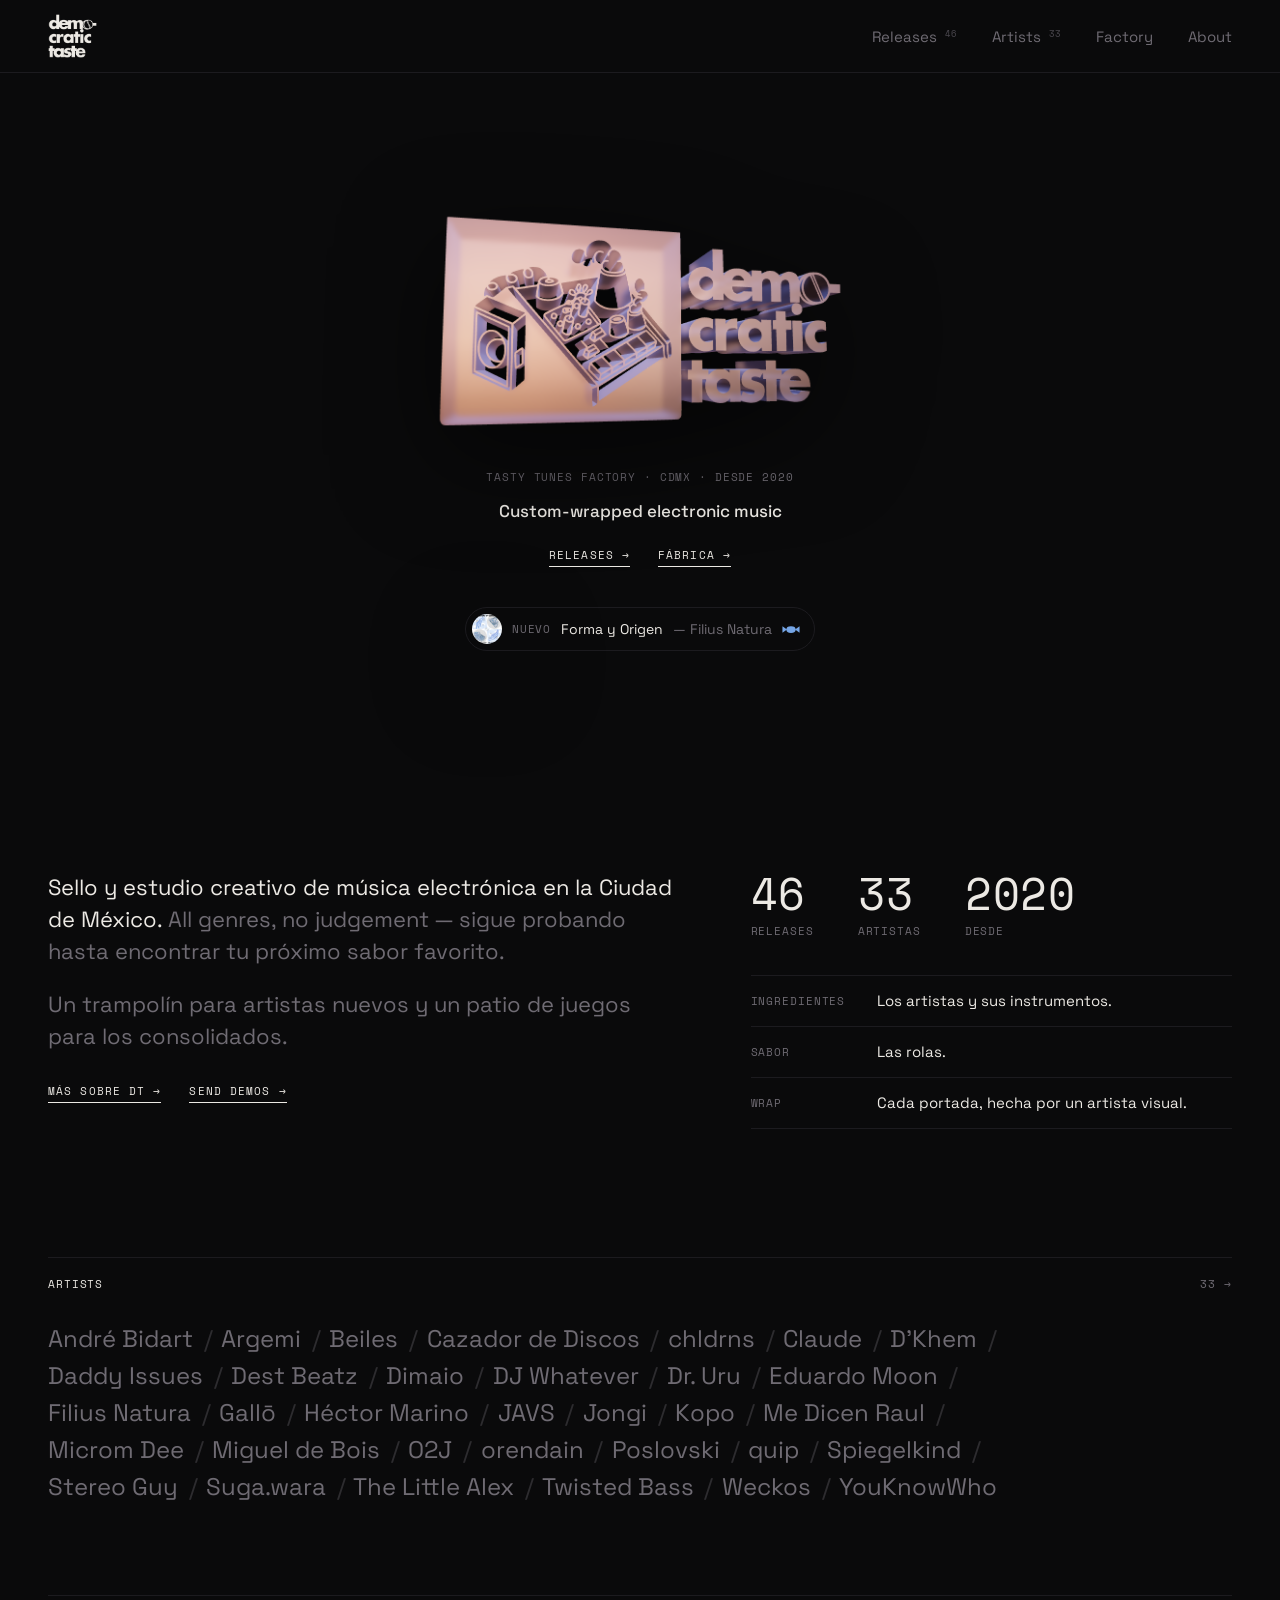
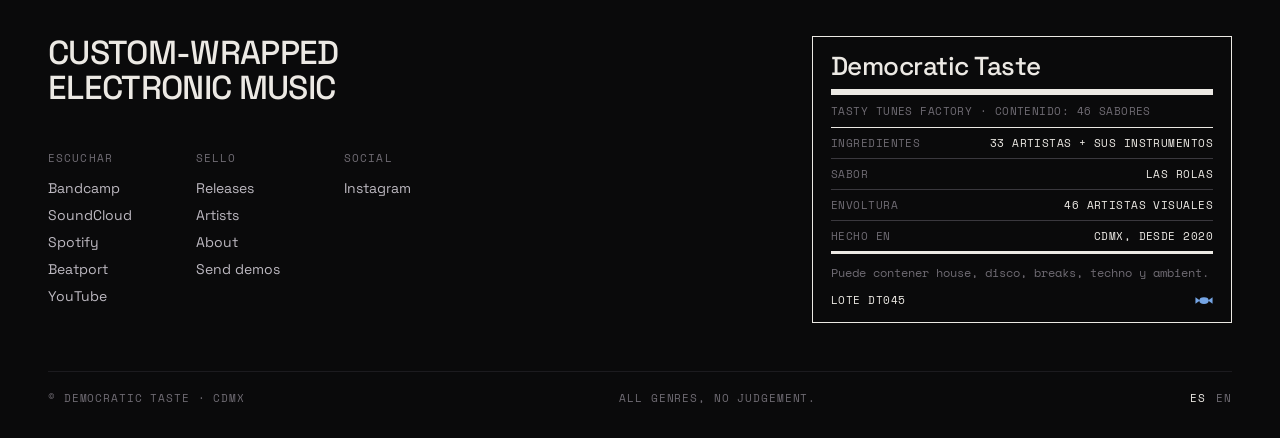
<file: site-min/index.html>
<!doctype html>
<html lang="es">
<head>
<meta charset="utf-8">
<meta name="dt-version" content="20261119104142">
<script>/* always show the newest published version (GitHub Pages caches pages ~10 min) */
(function(){var V="20261119104142";if(V.indexOf("__")===0)return;
fetch("../version.json?t="+Date.now(),{cache:"no-store"}).then(function(r){return r.ok?r.json():null}).then(function(j){
if(!j||!j.v||j.v===V)return;var k="dt-r-"+j.v+location.pathname;try{if(sessionStorage.getItem(k))return;sessionStorage.setItem(k,"1")}catch(e){}
var u=new URL(location.href);u.searchParams.set("v",j.v);location.replace(u.href)}).catch(function(){})})();</script>

<meta name="viewport" content="width=device-width,initial-scale=1">
<title>Democratic Taste — Home (minimal mockup)</title>
<link rel="preconnect" href="https://fonts.googleapis.com">
<link href="https://fonts.googleapis.com/css2?family=Space+Grotesk:wght@400;500&family=Space+Mono:wght@400&display=swap" rel="stylesheet">
<link rel="stylesheet" href="common.css?v=20261119104142">
<style>
  .hero{min-height:calc(88vh - 70px);display:flex;flex-direction:column;align-items:center;justify-content:center;gap:34px;padding:20px 0 30px;text-align:center}
  .hero img{width:min(420px,70%);height:auto;filter:drop-shadow(0 30px 50px rgba(0,0,0,.6))}
  .hero .kicker{margin-bottom:14px}
  .hero p{margin:0 auto;max-width:440px;font-size:17px;line-height:1.45;color:var(--mute)}
  .hero p b{font-weight:500;color:var(--fg)}
  .hero .links{display:flex;gap:28px;justify-content:center;margin-top:24px}
  .newest{display:inline-flex;align-items:center;gap:10px;margin-top:40px;padding:6px 14px 6px 6px;border:1px solid var(--line);border-radius:99px;font-size:14px;transition:border-color .2s}
  .newest:hover{border-color:#3a383e}
  .newest img{width:30px;height:30px;border-radius:50%;object-fit:cover}
  @media (max-width:420px){ .newest .mute:not(.mono){display:none} }

  /* latest release */
  .latest{display:grid;grid-template-columns:minmax(0,1fr) minmax(0,1fr);gap:clamp(24px,5vw,72px);align-items:end}
  .latest img{width:100%;aspect-ratio:1;object-fit:cover}
  .latest h3{font-size:clamp(28px,3.4vw,44px);line-height:1.05;margin:14px 0 6px}
  .latest .artist{color:var(--mute);font-size:17px}
  .facts{margin:26px 0 30px;display:grid;grid-template-columns:auto 1fr;gap:8px 24px;max-width:420px}
  .facts dt{color:var(--mute)}
  .facts dd{margin:0}

  .grid{display:grid;grid-template-columns:repeat(4,minmax(0,1fr));gap:44px clamp(14px,2vw,28px)}
  .grid a{display:block}
  .grid img{width:100%;aspect-ratio:1;object-fit:cover;transition:opacity .25s}
  .grid a:hover img{opacity:.85}
  .grid .cap{margin-top:12px;display:flex;justify-content:space-between;gap:10px;align-items:baseline}
  .grid .t{font-size:14px}
  .grid .a{font-size:13px;color:var(--mute);margin-top:2px}
  .grid .w{margin-top:6px;font-size:10px}

  /* roster: just names */
  .roster{font-size:clamp(18px,2vw,24px);line-height:1.55;color:var(--mute);max-width:1000px;margin-bottom:clamp(50px,7vw,100px)}
  .roster a{transition:color .2s;white-space:nowrap}
  .roster a:hover{color:var(--fg)}
  .roster .r{white-space:nowrap}
  .roster .sep{opacity:.35;margin:0 .1em 0 .45em}
  .roster .r:last-child .sep{display:none}
  .roster-head{display:flex;justify-content:space-between;align-items:baseline;border-top:1px solid var(--line);padding-top:18px;margin-bottom:28px}
  .roster-head a:hover{color:var(--fg)}
  .rule{border:0;border-top:1px solid var(--line);margin:0}

  /* about + numbers */
  .about{display:grid;grid-template-columns:minmax(0,1.3fr) minmax(0,1fr);gap:clamp(28px,6vw,96px);align-items:start}
  .about p{margin:0 0 1em;font-size:clamp(18px,2vw,22px);line-height:1.45;color:var(--mute)}
  .about p b{font-weight:400;color:var(--fg)}
  .nums{display:grid;grid-template-columns:repeat(3,auto);justify-content:start;gap:8px 44px;margin:0 0 36px}
  .nums b{display:block;font-size:clamp(30px,3.4vw,44px);line-height:1;margin-bottom:8px;font-weight:500;color:var(--fg)}
  .recipe{border-top:1px solid var(--line)}
  .recipe div{display:grid;grid-template-columns:110px 1fr;gap:16px;padding:14px 0;border-bottom:1px solid var(--line);line-height:1.45}
  .recipe .mono{padding-top:4px}
  .about .links{display:flex;gap:28px;margin-top:30px}

  @media (max-width:760px){
    .grid{grid-template-columns:repeat(2,minmax(0,1fr));gap:32px 14px}
    .hero{min-height:auto;padding:60px 0 20px}
    .latest,.about{grid-template-columns:1fr}
  }
</style>
</head>
<body>
<div id="hdr"></div>
<main>
  <section class="hero">
    <img src="img/logo-3d.png" alt="Democratic Taste">
    <div>
      <div class="mono mute kicker">Tasty Tunes Factory · CDMX · desde 2020</div>
      <p><b>Custom-wrapped electronic music</b></p>
      <div class="links"><a class="link" href="releases.html">Releases →</a><a class="link" href="../">Fábrica →</a></div>
      <a class="newest" id="newest" href="releases.html"></a>
    </div>
  </section>



  <section class="sec about" style="padding-top:clamp(40px,6vw,80px)">
    <div>
      <p><b>Sello y estudio creativo de música electrónica en la Ciudad de México.</b> All genres, no judgement — sigue probando hasta encontrar tu próximo sabor favorito.</p>
      <p>Un trampolín para artistas nuevos y un patio de juegos para los consolidados.</p>
      <div class="links"><a class="link" href="about.html">Más sobre DT →</a><a class="link" href="about.html#demos">Send demos →</a></div>
    </div>
    <div>
      <div class="nums mono mute"><div><b id="sRel"></b>releases</div><div><b id="sArt"></b>artistas</div><div><b>2020</b>desde</div></div>
      <div class="recipe">
        <div><span class="mono mute">Ingredientes</span><span>Los artistas y sus instrumentos.</span></div>
        <div><span class="mono mute">Sabor</span><span>Las rolas.</span></div>
        <div><span class="mono mute">Wrap</span><span>Cada portada, hecha por un artista visual.</span></div>
      </div>
    </div>
  </section>

  <section class="sec">
    <div class="roster-head"><span class="mono">Artists</span><a class="mono mute" href="artists.html" id="rosterN"></a></div>
    <div class="roster" id="roster"></div>
  </section>
  <hr class="rule">

</main>
<div id="ftr"></div>
<script src="releases-data.js?v=20261119104142"></script>
<script src="common.js?v=20261119104142"></script>
<script>
const {R, esc, candy, artists, slug} = DT;
DT.mount('index.html');
document.getElementById('sRel').textContent = R.length;
document.getElementById('sArt').textContent = artists.length;

// newest release: one line under the logo (the full catalogue lives on Releases)
const h = R[0], nw = document.getElementById('newest');
nw.href = `releases.html#${h.cat}`;
nw.innerHTML = `<img src="${h.img}" alt=""><span class="mono mute">Nuevo</span> <span>${esc(h.title)}</span> <span class="mute">— ${esc(h.artist)}</span> ${candy(h.color)}`;

// roster: plain names, linked
document.getElementById('rosterN').textContent = artists.length + ' →';
document.getElementById('roster').innerHTML = artists.map(a => `<span class="r"><a href="artists.html#${slug(a)}">${esc(a)}</a><span class="sep">/</span></span>`).join(' ');
</script>
</body>
</html>
</file>
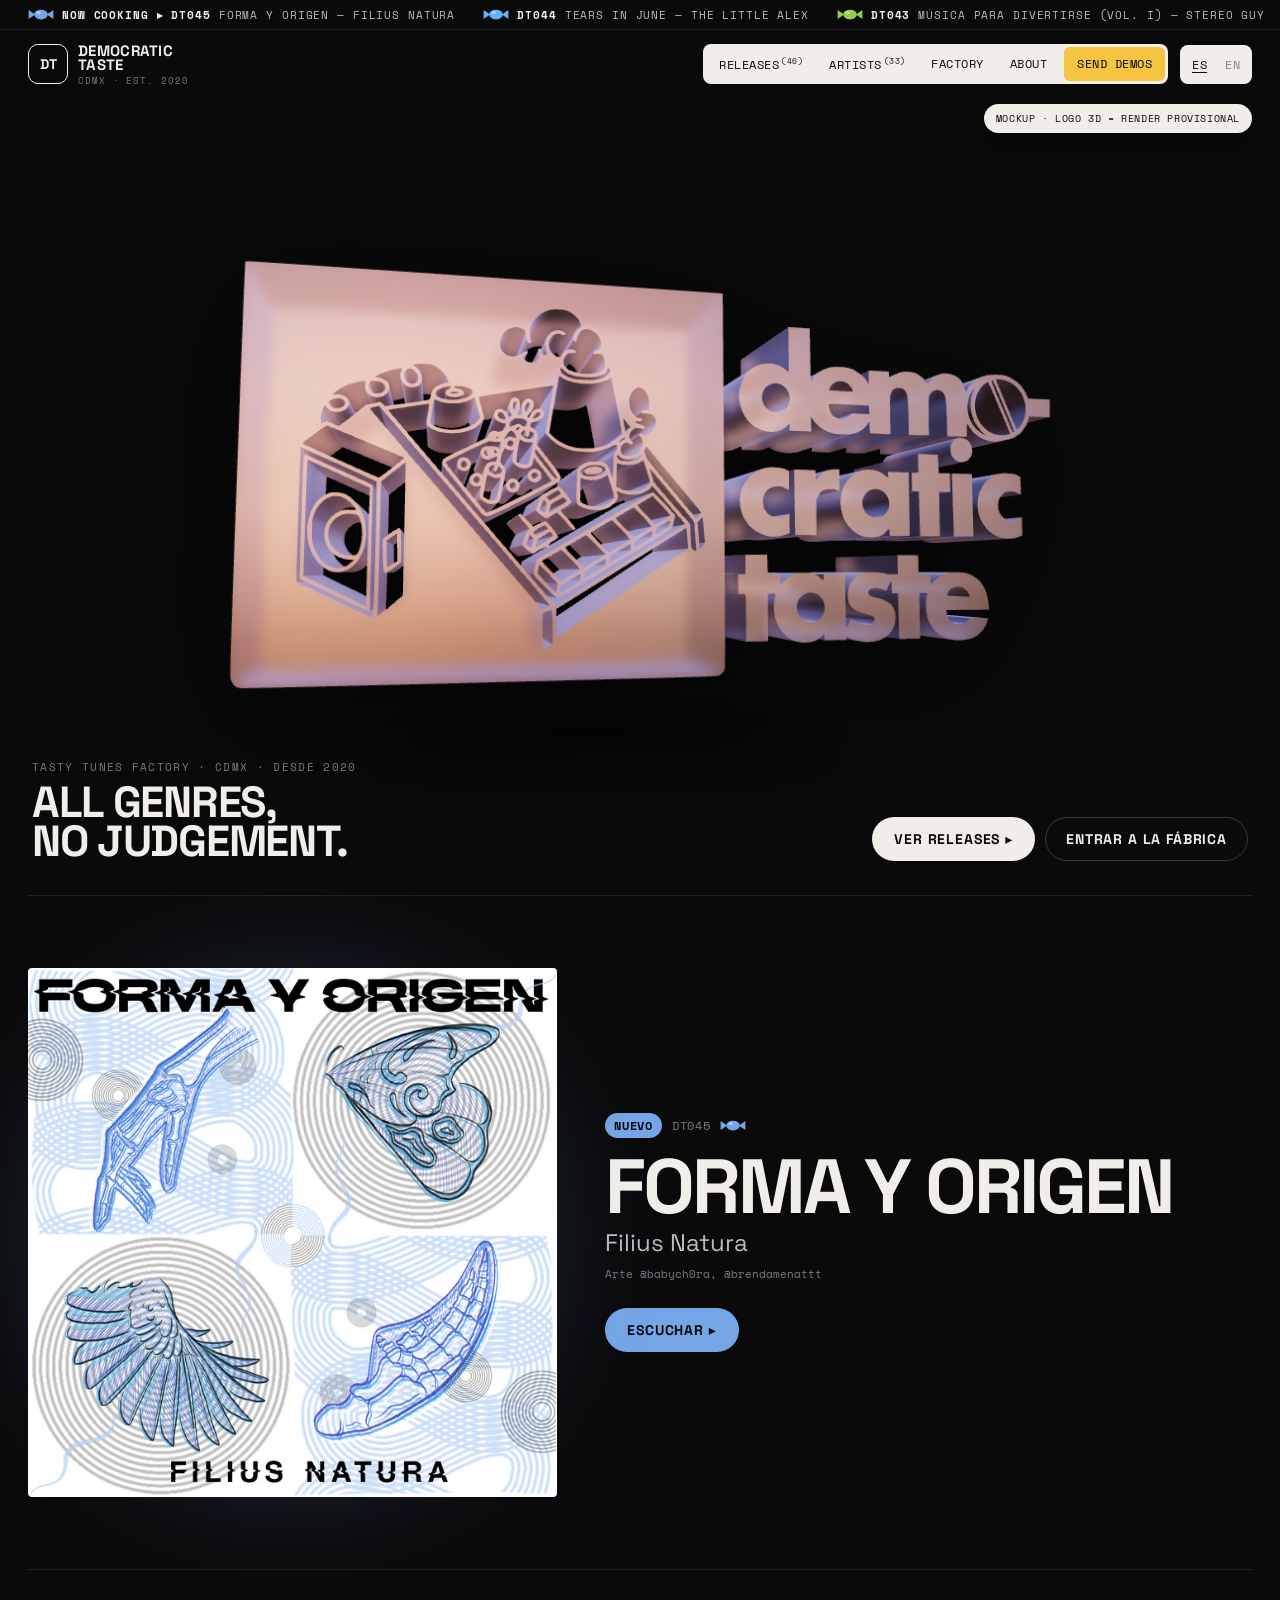
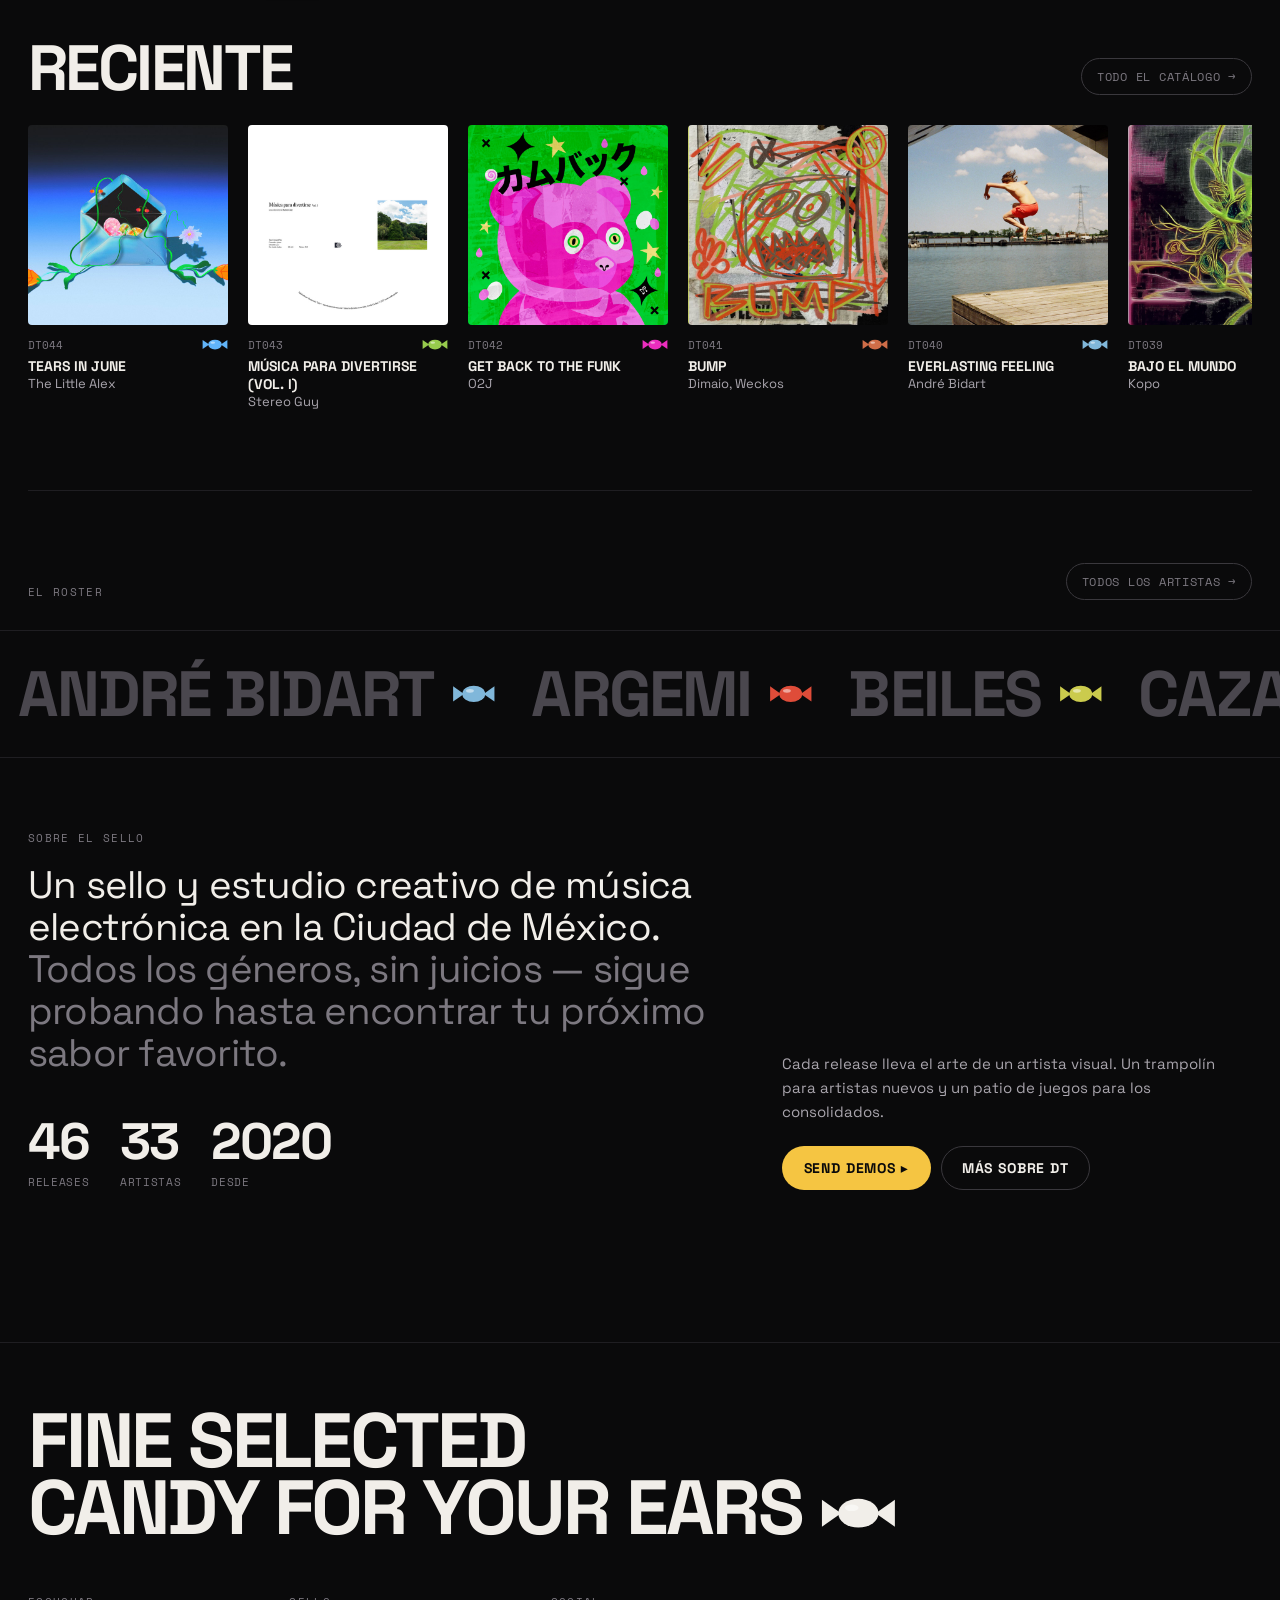
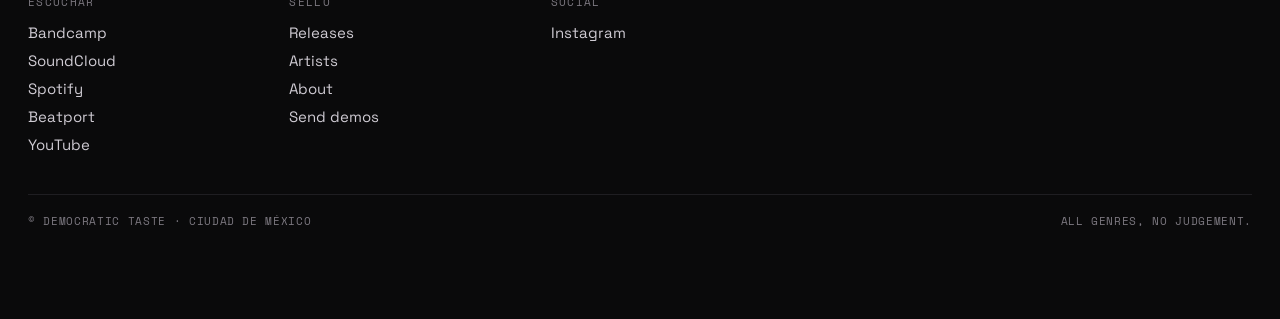
<file: site/index.html>
<!doctype html>
<html lang="es">
<head>
<meta charset="utf-8">
<meta name="dt-version" content="20261119104142">
<script>/* always show the newest published version (GitHub Pages caches pages ~10 min) */
(function(){var V="20261119104142";if(V.indexOf("__")===0)return;
fetch("../version.json?t="+Date.now(),{cache:"no-store"}).then(function(r){return r.ok?r.json():null}).then(function(j){
if(!j||!j.v||j.v===V)return;var k="dt-r-"+j.v+location.pathname;try{if(sessionStorage.getItem(k))return;sessionStorage.setItem(k,"1")}catch(e){}
var u=new URL(location.href);u.searchParams.set("v",j.v);location.replace(u.href)}).catch(function(){})})();</script>

<meta name="viewport" content="width=device-width,initial-scale=1">
<title>Democratic Taste — Home (mockup)</title>
<link rel="preconnect" href="https://fonts.googleapis.com">
<link href="https://fonts.googleapis.com/css2?family=Space+Grotesk:wght@400;500;700&family=Space+Mono:wght@400;700&display=swap" rel="stylesheet">
<link rel="stylesheet" href="common.css?v=20261119104142">
<style>
  /* ---------- hero: the 3D logo ---------- */
  .hero{position:relative;min-height:calc(100vh - 110px);display:grid;place-items:center;padding:10px 0 40px;overflow:hidden}
  .logo3d{position:relative;width:min(860px,88%);perspective:1200px;margin-top:-20px}
  .logo3d .tilt{transition:transform .25s ease-out;transform-style:preserve-3d}
  .logo3d img{width:100%;height:auto;animation:float 7s ease-in-out infinite;filter:drop-shadow(0 30px 60px rgba(0,0,0,.6))}
  .logo3d::after{content:"";position:absolute;left:20%;right:30%;bottom:-40px;height:30px;border-radius:50%;background:#000;filter:blur(22px);opacity:.8;animation:shadow 7s ease-in-out infinite;z-index:-1}
  @keyframes float{0%,100%{transform:translateY(0) rotate(-.6deg)}50%{transform:translateY(-14px) rotate(.6deg)}}
  @keyframes shadow{0%,100%{transform:scaleX(1);opacity:.8}50%{transform:scaleX(.88);opacity:.55}}
  @media (prefers-reduced-motion:reduce){.logo3d img,.logo3d::after{animation:none}}

  /* candies falling out of the machine */
  .drop{position:absolute;top:-30px;width:34px;height:17px;pointer-events:none;animation:fall linear forwards;z-index:2}
  .drop svg{width:100%;height:100%}
  @keyframes fall{to{transform:translateY(calc(100vh + 60px)) rotate(var(--r))}}

  .hero-copy{position:absolute;z-index:3;left:0;right:0;bottom:34px;display:flex;align-items:flex-end;justify-content:space-between;gap:24px;flex-wrap:wrap;padding:0 4px}
  .hero-copy h1{margin:8px 0 0;font-size:clamp(28px,3.4vw,52px);line-height:.9;letter-spacing:-.03em;text-transform:uppercase}
  .ctas{display:flex;gap:10px;flex-wrap:wrap}
  .ghost{display:inline-flex;align-items:center;gap:10px;border:1px solid var(--dim);color:var(--fg);text-decoration:none;font-weight:700;font-size:14px;letter-spacing:.06em;text-transform:uppercase;padding:12px 20px;border-radius:99px}
  .ghost:hover{border-color:var(--mute)}

  /* ---------- latest release ---------- */
  .latest{display:grid;grid-template-columns:minmax(0,.9fr) minmax(0,1.1fr);gap:48px;align-items:center}
  .latest .cv{position:relative}
  .latest .cv::before{content:"";position:absolute;inset:10%;border-radius:50%;background:var(--c);filter:blur(80px);opacity:.4}
  .latest img{position:relative;width:100%;aspect-ratio:1;object-fit:cover;border-radius:4px}
  .latest .tag{font-family:var(--mono);font-size:12px;color:var(--mute);display:flex;align-items:center;gap:10px;text-transform:uppercase;letter-spacing:.06em}
  .latest .tag b{background:var(--c);color:#0a0a0b;padding:4px 9px;border-radius:99px}
  .latest h2{margin:16px 0 8px;font-size:clamp(40px,6vw,96px);line-height:.85;letter-spacing:-.04em;text-transform:uppercase}
  .latest .artist{font-size:clamp(18px,2vw,24px);color:#bdb9c1;margin-bottom:8px}
  .latest .credit{font-family:var(--mono);font-size:11px;color:var(--mute);margin-bottom:26px}

  /* ---------- fresh covers row ---------- */
  .row{display:grid;grid-auto-flow:column;grid-auto-columns:minmax(200px,1fr);gap:20px;overflow-x:auto;padding-bottom:8px;scrollbar-width:none;scroll-snap-type:x mandatory}
  .row a{text-decoration:none;scroll-snap-align:start;--c:#fff}
  .row .cv{aspect-ratio:1;border-radius:4px;overflow:hidden;transition:transform .25s,box-shadow .25s}
  .row a:hover .cv{transform:translateY(-6px);box-shadow:0 26px 60px -18px var(--c)}
  .row img{width:100%;height:100%;object-fit:cover}
  .row .cap{margin-top:12px;display:flex;justify-content:space-between;align-items:center;font-family:var(--mono);font-size:11px;color:var(--mute)}
  .row .t{display:block;margin-top:4px;font-weight:700;text-transform:uppercase;font-size:14px;color:var(--fg)}
  .row .a{display:block;font-size:13px;color:#a9a5ad}

  /* ---------- artists marquee ---------- */
  .marq{overflow:hidden;border-top:1px solid var(--line);border-bottom:1px solid var(--line);padding:22px 0;margin:0 -28px}
  .marq .track{display:flex;width:max-content;animation:tick 70s linear infinite}
  .marq:hover .track{animation-play-state:paused}
  .marq a{display:inline-flex;align-items:center;gap:18px;padding:0 18px;text-decoration:none;font-size:clamp(30px,5vw,72px);font-weight:700;letter-spacing:-.03em;text-transform:uppercase;color:#4a474e;white-space:nowrap;transition:color .2s}
  .marq a:hover{color:var(--fg)}
  .marq a .candy{width:clamp(30px,3.4vw,52px);height:auto}

  /* ---------- about teaser ---------- */
  .about{display:grid;grid-template-columns:minmax(0,1.2fr) minmax(0,.8fr);gap:48px;align-items:end}
  .about p.lead{margin:0;font-size:clamp(24px,3vw,42px);line-height:1.1;letter-spacing:-.02em}
  .about p.lead em{font-style:normal;color:var(--mute)}
  .about .side p{color:#a9a5ad;line-height:1.6;margin:0 0 22px;font-size:15px}
  .stats{display:flex;gap:30px;margin-top:34px;font-family:var(--mono);font-size:11px;text-transform:uppercase;color:var(--mute);letter-spacing:.06em}
  .stats b{display:block;font-family:var(--sans);font-size:clamp(34px,4vw,56px);color:var(--fg);letter-spacing:-.03em}

  @media (max-width:820px){
    .hero{min-height:auto;padding:40px 0 20px}
    .logo3d{width:100%;margin:0}
    .hero-copy{position:static;margin-top:10px}
    .latest,.about{grid-template-columns:1fr;gap:26px}
    .row{grid-auto-columns:62%}
    .marq{margin:0 -14px}
  }
</style>
</head>
<body>
<div id="hdr"></div>
<main>
  <section class="hero" id="hero">
    <div class="logo3d"><div class="tilt" id="tilt"><img src="img/logo-3d.png" alt="Democratic Taste — logo en 3D"></div></div>
    <div class="hero-copy">
      <div><div class="eyebrow">Tasty Tunes Factory · CDMX · desde 2020</div><h1>All genres,<br>no judgement.</h1></div>
      <div class="ctas"><a class="listen" href="releases.html">Ver releases ▸</a><a class="ghost" href="../">Entrar a la fábrica</a></div>
    </div>
  </section>

  <section class="sec" id="latest"></section>

  <section class="sec">
    <div class="sec-head"><h2 class="big" style="font-size:clamp(36px,5vw,72px)">Reciente</h2><a class="more" href="releases.html">Todo el catálogo →</a></div>
    <div class="row" id="fresh"></div>
  </section>

  <section class="sec" style="padding-bottom:0">
    <div class="sec-head"><span class="eyebrow">El roster</span><a class="more" href="artists.html">Todos los artistas →</a></div>
  </section>
  <div class="marq"><div class="track" id="marq"></div></div>

  <section class="sec about" style="border-top:0">
    <div>
      <div class="eyebrow" style="margin-bottom:18px">Sobre el sello</div>
      <p class="lead">Un sello y estudio creativo de música electrónica en la Ciudad de México. <em>Todos los géneros, sin juicios — sigue probando hasta encontrar tu próximo sabor favorito.</em></p>
      <div class="stats"><div><b id="sRel"></b>releases</div><div><b id="sArt"></b>artistas</div><div><b>2020</b>desde</div></div>
    </div>
    <div class="side">
      <p>Cada release lleva el arte de un artista visual. Un trampolín para artistas nuevos y un patio de juegos para los consolidados.</p>
      <div class="ctas"><a class="listen" style="--c:#f5c542" href="about.html#demos">Send demos ▸</a><a class="ghost" href="about.html">Más sobre DT</a></div>
    </div>
  </section>
</main>
<div id="ftr"></div>

<script src="releases-data.js?v=20261119104142"></script>
<script src="common.js?v=20261119104142"></script>
<script>
const {R, esc, candy, artists, byArtist, slug} = DT;
DT.mount('index.html');
document.getElementById('sRel').textContent = R.length;
document.getElementById('sArt').textContent = artists.length;

// latest release
const h = R[0];
const latest = document.getElementById('latest');
latest.style.setProperty('--c', h.color);
latest.innerHTML = `<div class="latest">
  <a class="cv" href="releases.html"><img src="${h.img}" alt="${esc(h.title)} — ${esc(h.artist)}"></a>
  <div>
    <div class="tag"><b>Nuevo</b> ${h.cat} ${candy(h.color)}</div>
    <h2>${esc(h.title)}</h2>
    <div class="artist">${esc(h.artist)}</div>
    <div class="credit">Arte ${esc(h.art)}</div>
    <a class="listen" style="--c:${h.color}" href="${h.link}" target="_blank" rel="noopener">Escuchar ▸</a>
  </div></div>`;

// next 8 covers
document.getElementById('fresh').innerHTML = R.slice(1,9).map(r => `
  <a href="releases.html#${r.cat}" style="--c:${r.color}">
    <div class="cv"><img src="${r.img}" alt="${esc(r.title)} — ${esc(r.artist)}" loading="lazy"></div>
    <div class="cap"><span>${r.cat}</span>${candy(r.color)}</div>
    <span class="t">${esc(r.title)}</span><span class="a">${esc(r.artist)}</span>
  </a>`).join('');

// artists marquee (each name gets the candy colour of their latest release)
const once = artists.map(a => `<a href="artists.html#${slug(a)}">${esc(a)} ${candy(R[byArtist[a][0]].color)}</a>`).join('');
document.getElementById('marq').innerHTML = once + once;

// gentle 3D tilt of the logo with the mouse
const tilt = document.getElementById('tilt');
if (matchMedia('(hover:hover)').matches) addEventListener('mousemove', e => {
  const x = e.clientX / innerWidth - .5, y = e.clientY / innerHeight - .5;
  tilt.style.transform = `rotateY(${x*10}deg) rotateX(${-y*8}deg)`;
});

// candies dropping out of the machine, in release colours
const hero = document.getElementById('hero');
const reduce = matchMedia('(prefers-reduced-motion:reduce)').matches;
function drop(){
  if (document.hidden || reduce) return;
  const r = R[Math.floor(Math.random()*R.length)];
  const d = document.createElement('div');
  d.className = 'drop'; d.innerHTML = candy(r.color);
  d.style.left = (12 + Math.random()*76) + '%';
  d.style.setProperty('--r', (Math.random()*720 - 360) + 'deg');
  d.style.animationDuration = (5 + Math.random()*4) + 's';
  hero.appendChild(d); d.addEventListener('animationend', () => d.remove());
}
setInterval(drop, 900);
</script>
</body>
</html>
</file>
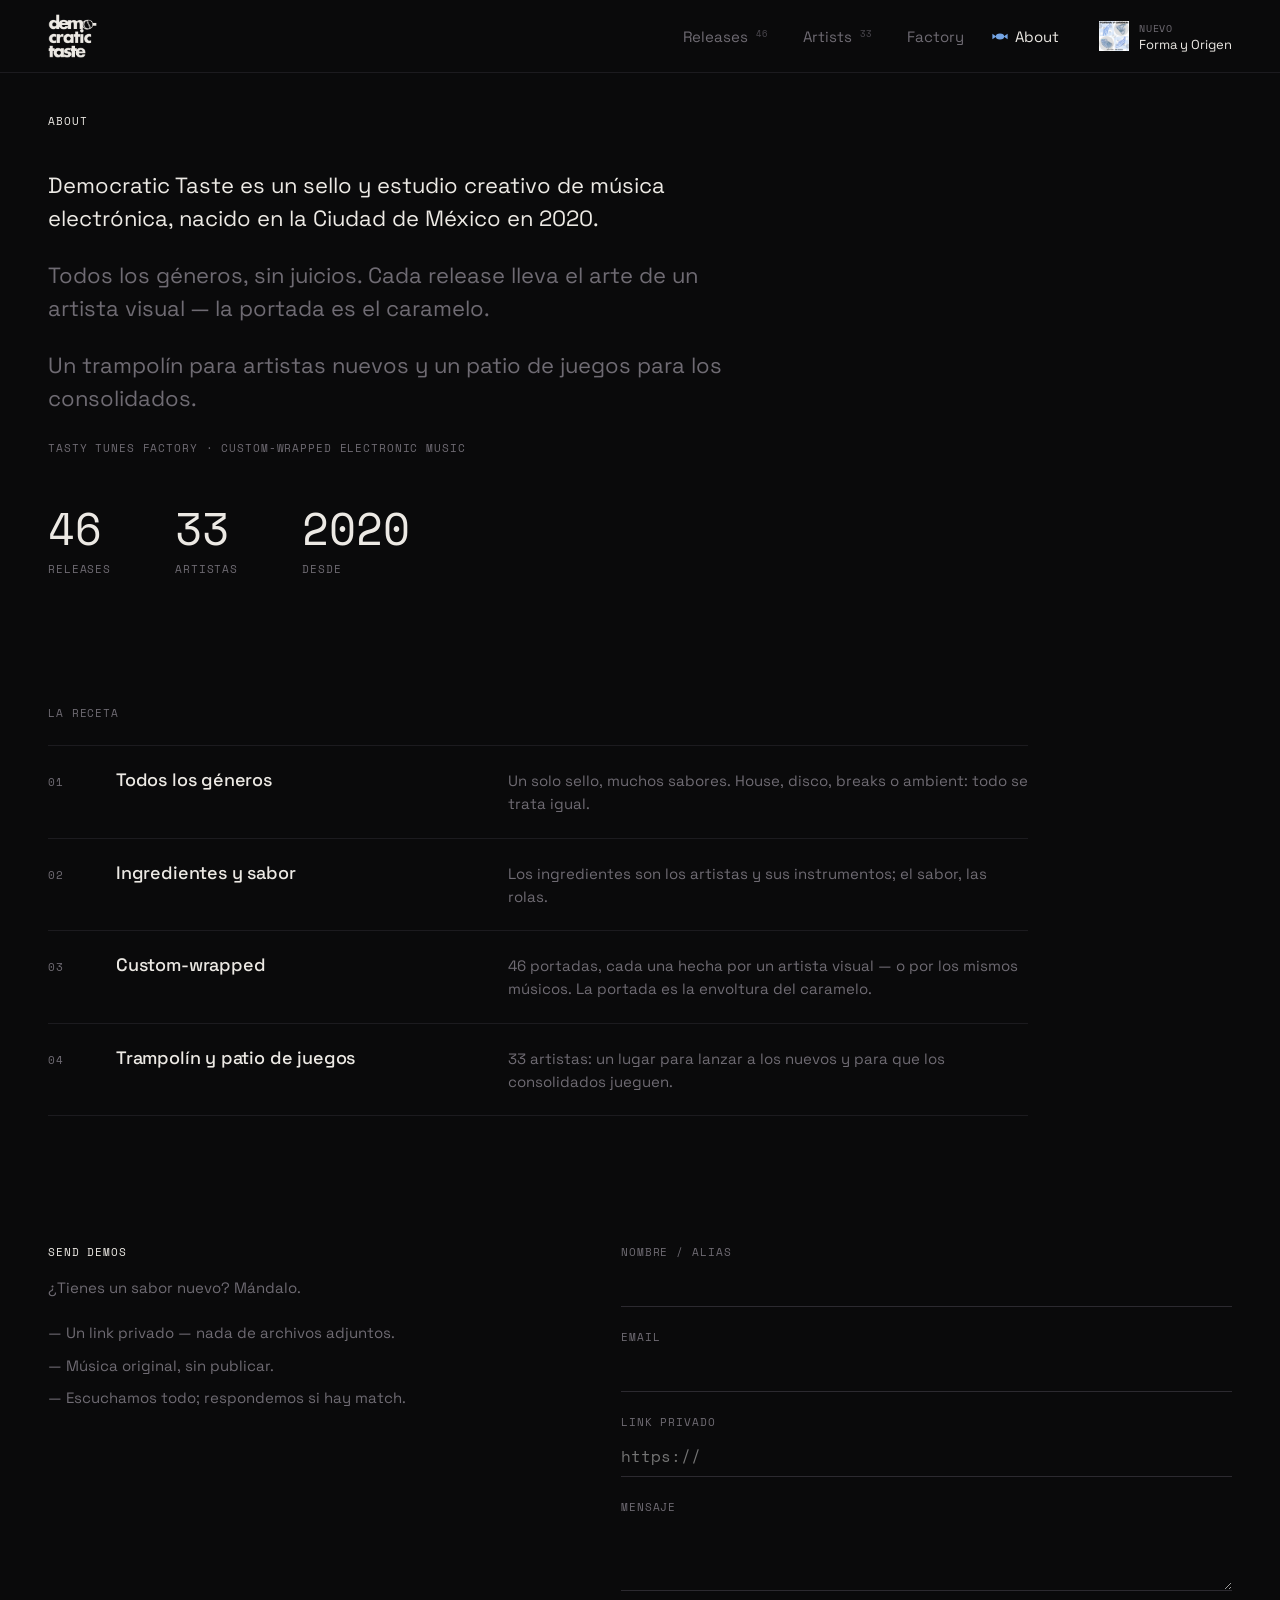
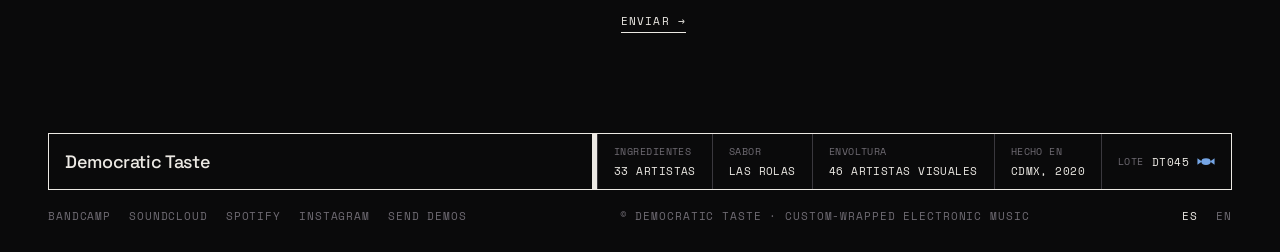
<file: site-min/about.html>
<!doctype html>
<html lang="es">
<head>
<meta charset="utf-8">
<meta name="dt-version" content="20261119104142">
<script>/* always show the newest published version (GitHub Pages caches pages ~10 min) */
(function(){var V="20261119104142";if(V.indexOf("__")===0)return;
fetch("../version.json?t="+Date.now(),{cache:"no-store"}).then(function(r){return r.ok?r.json():null}).then(function(j){
if(!j||!j.v||j.v===V)return;var k="dt-r-"+j.v+location.pathname;try{if(sessionStorage.getItem(k))return;sessionStorage.setItem(k,"1")}catch(e){}
var u=new URL(location.href);u.searchParams.set("v",j.v);location.replace(u.href)}).catch(function(){})})();</script>

<meta name="viewport" content="width=device-width,initial-scale=1">
<title>Democratic Taste — About (minimal mockup)</title>
<link rel="preconnect" href="https://fonts.googleapis.com">
<link href="https://fonts.googleapis.com/css2?family=Space+Grotesk:wght@400;500&family=Space+Mono:wght@400&display=swap" rel="stylesheet">
<link rel="stylesheet" href="common.css?v=20261119104142">
<style>
  .txt{max-width:680px;padding-top:40px}
  .txt p{font-size:clamp(18px,2vw,22px);line-height:1.5;color:var(--mute);margin:0 0 1.1em}
  .txt p b{font-weight:400;color:var(--fg)}
  .nums{display:flex;gap:clamp(28px,5vw,64px);margin:40px 0 0;flex-wrap:wrap}
  .nums b{display:block;font-size:clamp(30px,3.4vw,44px);font-weight:500;color:var(--fg);letter-spacing:0;text-transform:none}
  .rows{border-top:1px solid var(--line);max-width:980px}
  .rows div{display:grid;grid-template-columns:48px minmax(0,1fr) minmax(0,1.4fr);gap:20px;padding:22px 0;border-bottom:1px solid var(--line);align-items:baseline}
  .rows h3{font-size:18px}
  .rows p{margin:0;color:var(--mute);line-height:1.55}
  .rules{list-style:none;margin:22px 0 0;padding:0;display:grid;gap:10px;color:var(--mute);line-height:1.5;max-width:360px}
  .rules li::before{content:"— "}
  @media (max-width:760px){ .rows div{grid-template-columns:36px minmax(0,1fr)} .rows p{grid-column:2} }
  .demos{display:grid;grid-template-columns:minmax(0,1fr) minmax(0,1.2fr);gap:clamp(24px,5vw,72px);scroll-margin-top:90px}
  .demos p{color:var(--mute);line-height:1.6;max-width:360px;margin:0}
  form{display:grid;gap:22px}
  label{display:grid;gap:6px}
  input,textarea{font:inherit;font-size:16px;color:var(--fg);background:none;border:0;border-bottom:1px solid #2c2a30;padding:8px 0;border-radius:0}
  input:focus,textarea:focus{outline:none;border-color:var(--fg)}
  textarea{min-height:70px;resize:vertical}
  button.link{all:unset;cursor:pointer;justify-self:start;font-family:var(--mono);font-size:11px;letter-spacing:.1em;text-transform:uppercase;border-bottom:1px solid currentColor;padding-bottom:3px}
  .sent{display:none}
  @media (max-width:760px){ .demos{grid-template-columns:1fr} }
</style>
</head>
<body>
<div id="hdr"></div>
<main>
  <h1 class="mono" style="padding-top:40px">About</h1>
  <div class="txt">
    <p><b>Democratic Taste es un sello y estudio creativo de música electrónica, nacido en la Ciudad de México en 2020.</b></p>
    <p>Todos los géneros, sin juicios. Cada release lleva el arte de un artista visual — la portada es el caramelo.</p>
    <p>Un trampolín para artistas nuevos y un patio de juegos para los consolidados.</p>
    <p class="mono mute" style="font-size:11px;margin-top:2em">Tasty Tunes Factory · Custom-wrapped electronic music</p>
    <div class="nums mono mute"><div><b id="sRel"></b>releases</div><div><b id="sArt"></b>artistas</div><div><b>2020</b>desde</div></div>
  </div>

  <section class="sec">
    <h2 class="mono mute" style="margin-bottom:24px">La receta</h2>
    <div class="rows">
      <div><span class="mono mute">01</span><h3>Todos los géneros</h3><p>Un solo sello, muchos sabores. House, disco, breaks o ambient: todo se trata igual.</p></div>
      <div><span class="mono mute">02</span><h3>Ingredientes y sabor</h3><p>Los ingredientes son los artistas y sus instrumentos; el sabor, las rolas.</p></div>
      <div><span class="mono mute">03</span><h3>Custom-wrapped</h3><p id="pWrap"></p></div>
      <div><span class="mono mute">04</span><h3>Trampolín y patio de juegos</h3><p id="pArt"></p></div>
    </div>
  </section>

  <section class="sec demos" id="demos">
    <div><h2 class="mono" style="margin-bottom:16px">Send demos</h2><p>¿Tienes un sabor nuevo? Mándalo.</p><ul class="rules"><li>Un link privado — nada de archivos adjuntos.</li><li>Música original, sin publicar.</li><li>Escuchamos todo; respondemos si hay match.</li></ul></div>
    <form id="form">
      <label class="mono mute">Nombre / alias<input required></label>
      <label class="mono mute">Email<input type="email" required></label>
      <label class="mono mute">Link privado<input type="url" required placeholder="https://"></label>
      <label class="mono mute">Mensaje<textarea></textarea></label>
      <button class="link" type="submit">Enviar →</button>
      <span class="mono mute sent" id="sent">Mockup — aún no envía nada.</span>
    </form>
  </section>
</main>
<div id="ftr"></div>
<script src="releases-data.js?v=20261119104142"></script>
<script src="common.js?v=20261119104142"></script>
<script>
DT.mount('about.html');
const {R, artists} = DT;
document.getElementById('sRel').textContent = R.length;
document.getElementById('sArt').textContent = artists.length;
document.getElementById('pWrap').textContent = `${R.length} portadas, cada una hecha por un artista visual — o por los mismos músicos. La portada es la envoltura del caramelo.`;
document.getElementById('pArt').textContent = `${artists.length} artistas: un lugar para lanzar a los nuevos y para que los consolidados jueguen.`;
document.getElementById('form').addEventListener('submit', e => { e.preventDefault(); document.getElementById('sent').style.display = 'block'; });
</script>
</body>
</html>
</file>
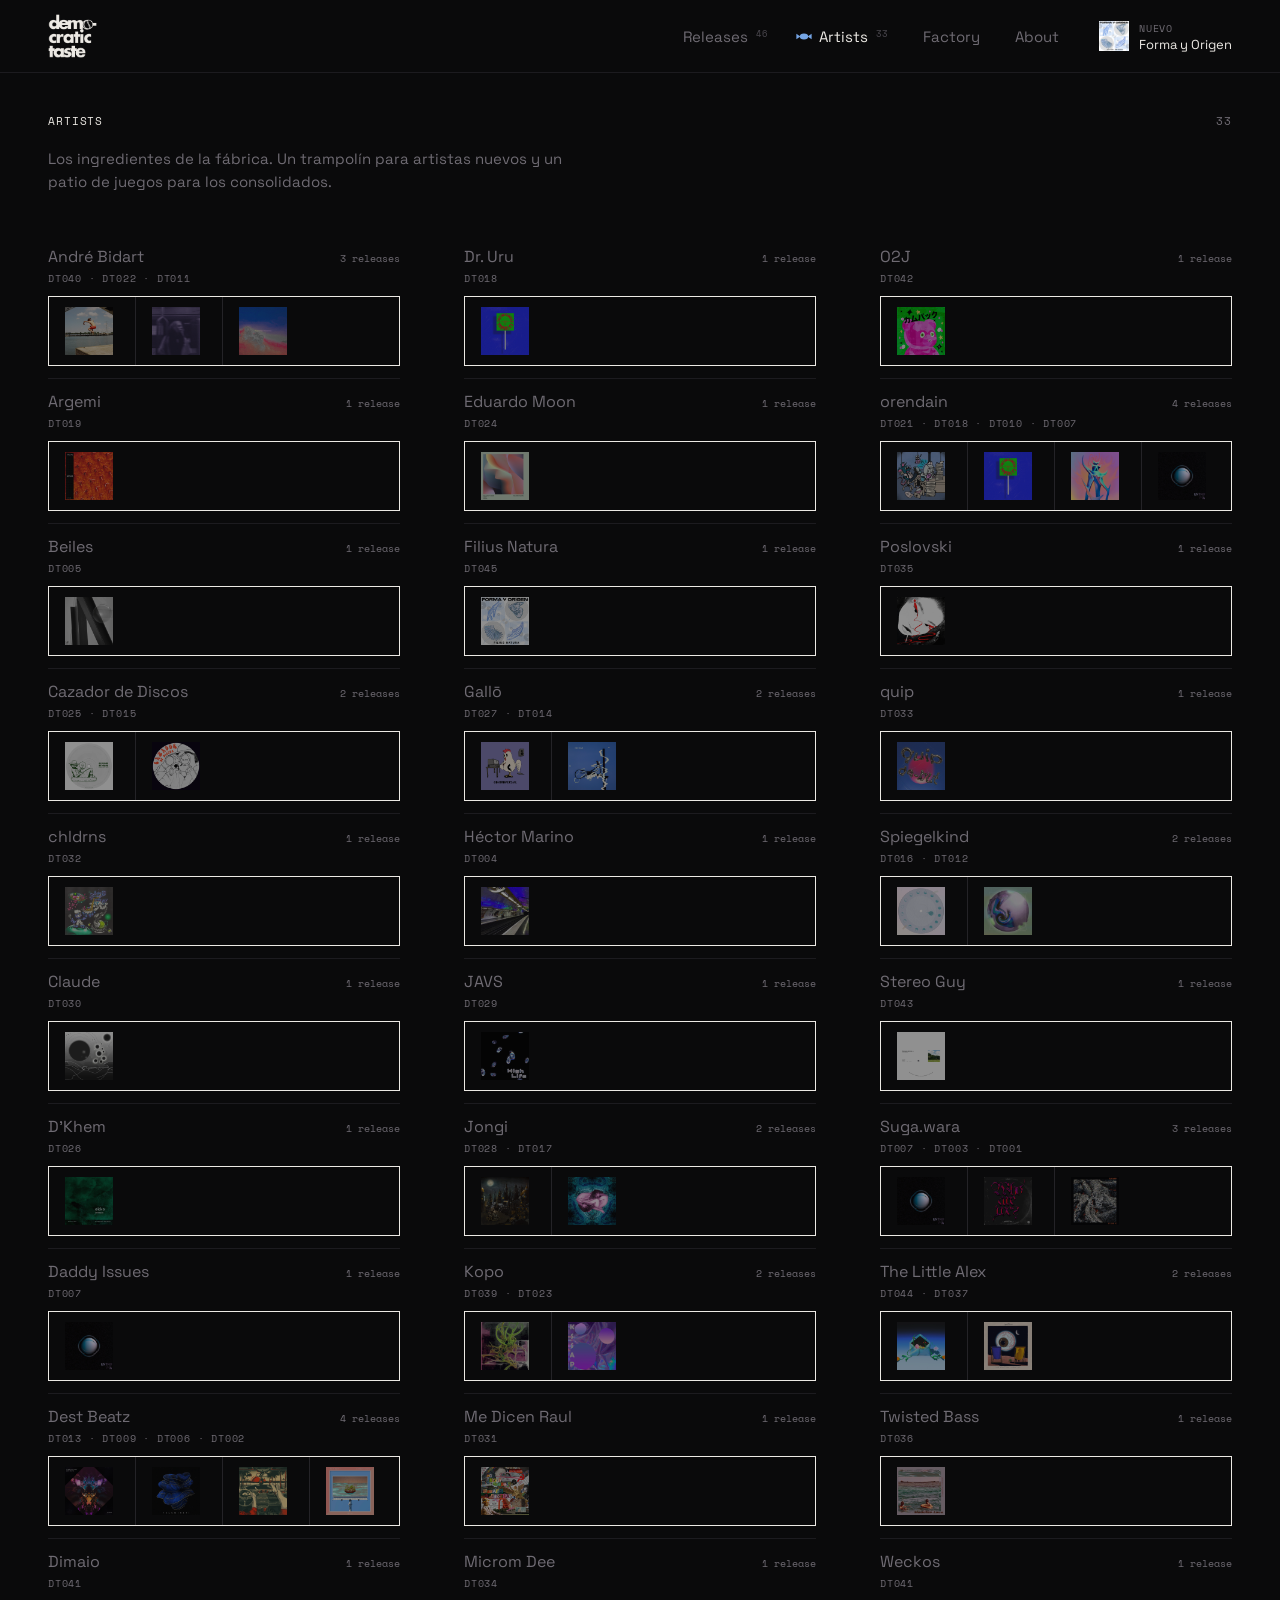
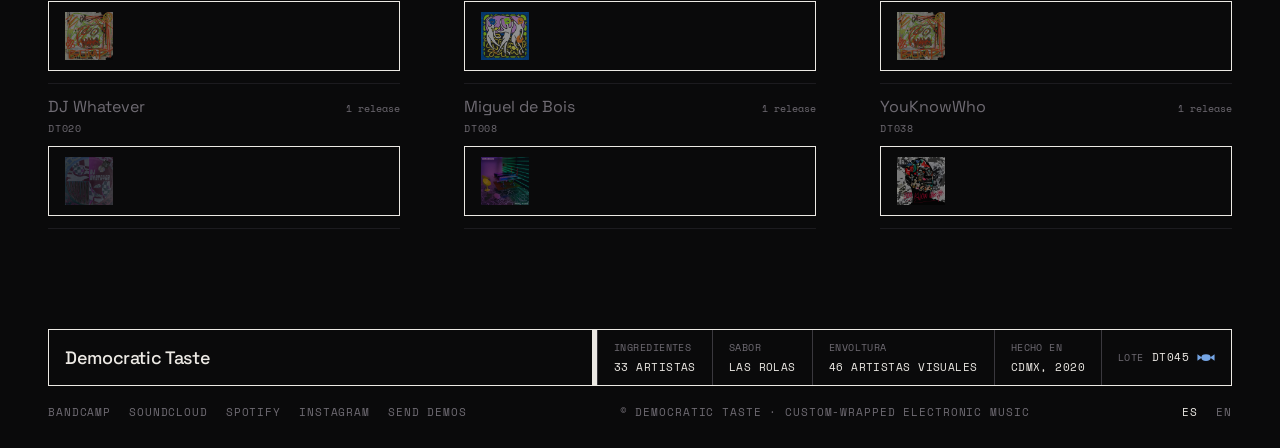
<file: site-min/artists.html>
<!doctype html>
<html lang="es">
<head>
<meta charset="utf-8">
<meta name="dt-version" content="20261119104142">
<script>/* always show the newest published version (GitHub Pages caches pages ~10 min) */
(function(){var V="20261119104142";if(V.indexOf("__")===0)return;
fetch("../version.json?t="+Date.now(),{cache:"no-store"}).then(function(r){return r.ok?r.json():null}).then(function(j){
if(!j||!j.v||j.v===V)return;var k="dt-r-"+j.v+location.pathname;try{if(sessionStorage.getItem(k))return;sessionStorage.setItem(k,"1")}catch(e){}
var u=new URL(location.href);u.searchParams.set("v",j.v);location.replace(u.href)}).catch(function(){})})();</script>

<meta name="viewport" content="width=device-width,initial-scale=1">
<title>Democratic Taste — Artists (minimal mockup)</title>
<link rel="preconnect" href="https://fonts.googleapis.com">
<link href="https://fonts.googleapis.com/css2?family=Space+Grotesk:wght@400;500&family=Space+Mono:wght@400&display=swap" rel="stylesheet">
<link rel="stylesheet" href="common.css?v=20261119104142">
<style>
  .cols{columns:3 260px;column-gap:clamp(24px,5vw,72px);padding-top:40px}
  .art{break-inside:avoid;padding:12px 0;border-bottom:1px solid var(--line);scroll-margin-top:90px}
  .art .n{display:flex;justify-content:space-between;align-items:baseline;gap:10px;font-size:16px;color:var(--mute);transition:color .2s;cursor:default}
  .art .n sup{font-family:var(--mono);font-size:10px}
  .intro{max-width:520px;color:var(--mute);line-height:1.55;margin:18px 0 0}
  .art .strip{display:flex;gap:6px;margin-top:10px;overflow-x:auto;scrollbar-width:none}
  .art .strip a{opacity:.55;transition:opacity .2s}
  .art:hover .strip a,.art.on .strip a{opacity:1}
  .art .strip img{width:48px;height:48px;object-fit:cover}
  .art:hover .n,.art.on .n{color:var(--fg)}
  .art .yrs{font-size:10px;margin-top:4px}
  @media (hover:none){ .art .n{color:var(--fg)} .art .strip a{opacity:1} }
</style>
</head>
<body>
<div id="hdr"></div>
<main>
  <div class="sec-head" style="padding-top:40px;margin:0"><h1 class="mono">Artists</h1><span class="mono mute" id="count"></span></div>
  <p class="intro">Los ingredientes de la fábrica. Un trampolín para artistas nuevos y un patio de juegos para los consolidados.</p>
  <div class="cols" id="list"></div>
</main>
<div id="ftr"></div>
<script src="releases-data.js?v=20261119104142"></script>
<script src="common.js?v=20261119104142"></script>
<script>
const {R, esc, artists, byArtist, slug} = DT;
DT.mount('artists.html');
document.getElementById('count').textContent = artists.length;
document.getElementById('list').innerHTML = artists.map(a => { const rel = byArtist[a]; return `
  <div class="art" id="${slug(a)}">
    <div class="n"><span>${esc(a)}</span><sup>${rel.length} release${rel.length > 1 ? 's' : ''}</sup></div>
    <div class="yrs mono mute">${rel.map(i => R[i].cat).join(' · ')}</div>
    <div class="strip">${rel.map(i => `<a href="releases.html#${R[i].cat}" title="${R[i].cat} — ${esc(R[i].title)}"><img src="${R[i].img}" alt="${esc(R[i].title)}" loading="lazy"></a>`).join('')}</div>
  </div>`; }).join('');
if (location.hash){ const el = document.getElementById(location.hash.slice(1)); if (el){ el.classList.add('on'); setTimeout(() => el.scrollIntoView({block:'center'}), 150); } }
</script>
</body>
</html>
</file>
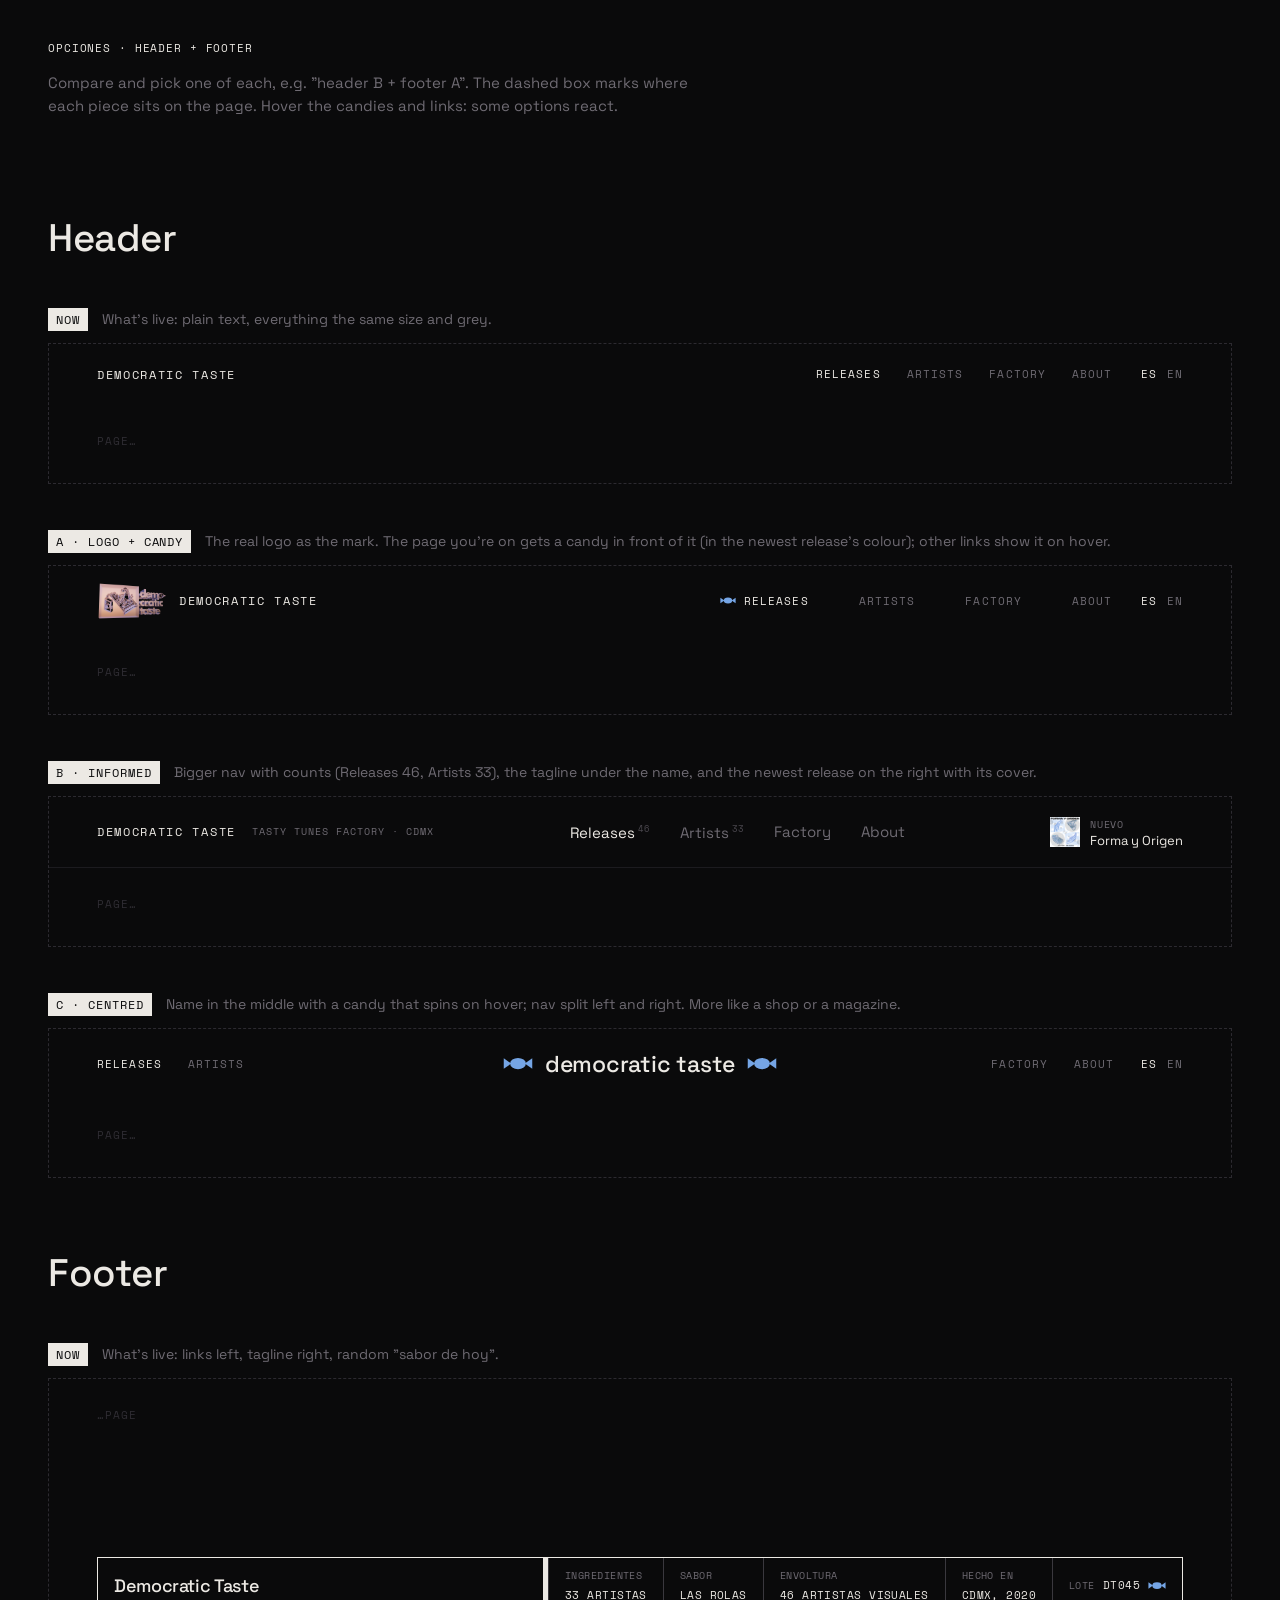
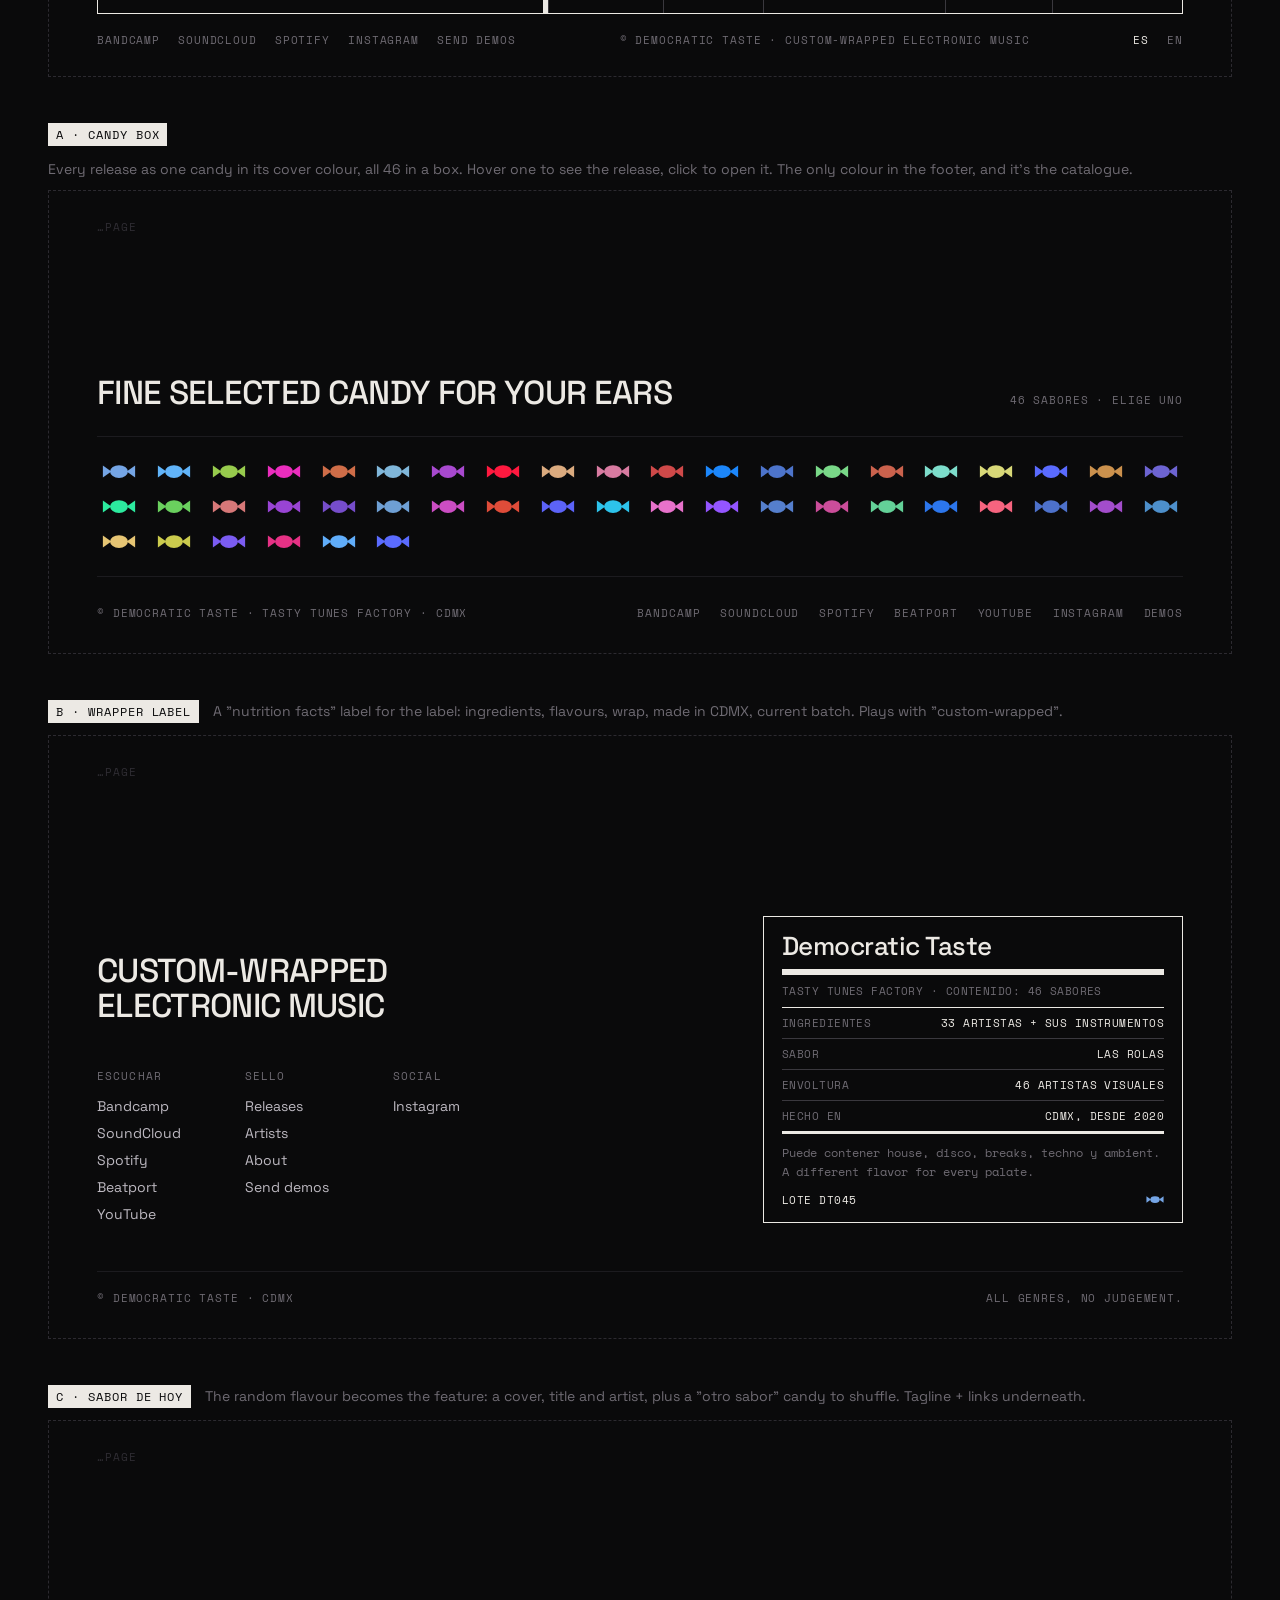
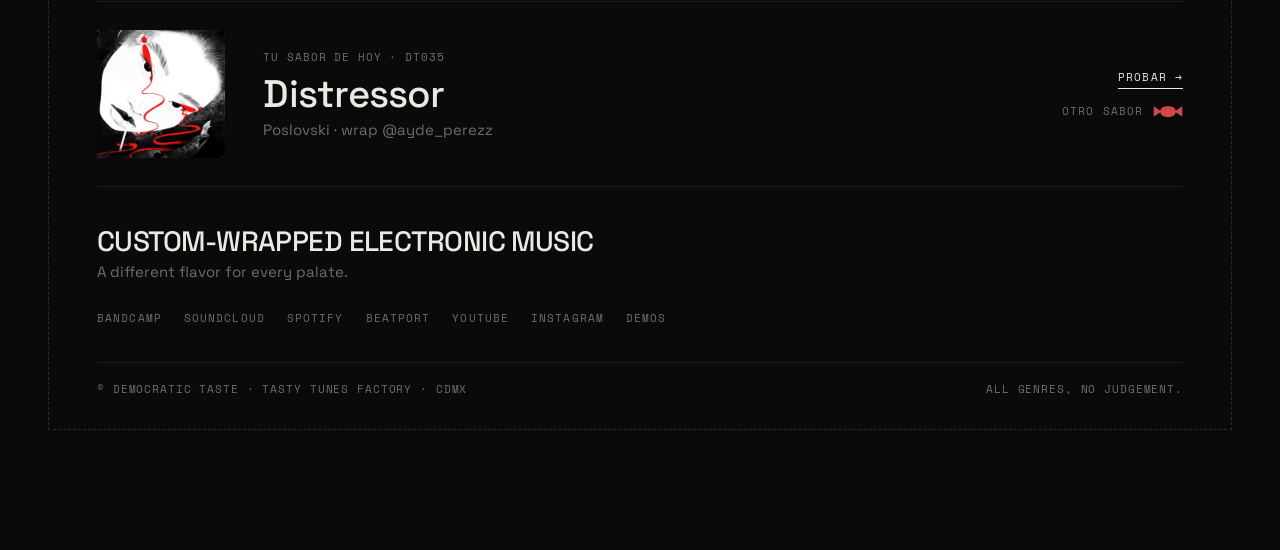
<file: site-min/options.html>
<!doctype html>
<html lang="es">
<head>
<meta charset="utf-8">
<meta name="dt-version" content="20261119104142">
<script>/* always show the newest published version (GitHub Pages caches pages ~10 min) */
(function(){var V="20261119104142";if(V.indexOf("__")===0)return;
fetch("../version.json?t="+Date.now(),{cache:"no-store"}).then(function(r){return r.ok?r.json():null}).then(function(j){
if(!j||!j.v||j.v===V)return;var k="dt-r-"+j.v+location.pathname;try{if(sessionStorage.getItem(k))return;sessionStorage.setItem(k,"1")}catch(e){}
var u=new URL(location.href);u.searchParams.set("v",j.v);location.replace(u.href)}).catch(function(){})})();</script>
<meta name="viewport" content="width=device-width,initial-scale=1">
<title>Democratic Taste — header + footer options</title>
<link rel="preconnect" href="https://fonts.googleapis.com">
<link href="https://fonts.googleapis.com/css2?family=Space+Grotesk:wght@400;500&family=Space+Mono:wght@400&display=swap" rel="stylesheet">
<link rel="stylesheet" href="common.css?v=20261119104142">
<style>
  body{padding-bottom:120px}
  .intro{padding:40px var(--pad) 10px;max-width:760px}
  .intro p{color:var(--mute);line-height:1.55}
  .group{padding:70px var(--pad) 0}
  .group > h2{font-size:clamp(28px,3vw,40px);margin-bottom:6px}
  .opt{margin-top:46px}
  .opt-label{display:flex;gap:14px;align-items:baseline;flex-wrap:wrap;margin-bottom:12px}
  .opt-label b{font-family:var(--mono);font-size:12px;letter-spacing:.08em;background:var(--fg);color:var(--bg);padding:3px 8px;font-weight:400}
  .opt-label span{color:var(--mute);font-size:14px}
  .frame{border:1px dashed #2c2a30;position:relative;overflow:hidden}
  .frame .ghost{padding:28px var(--pad) 34px;color:#2f2d33;font-family:var(--mono);font-size:11px;letter-spacing:.1em;text-transform:uppercase}
  .candy{width:18px;height:9px}

  /* ---------- shared bits ---------- */
  .nav-a{font-family:var(--mono);font-size:11px;letter-spacing:.1em;text-transform:uppercase;color:var(--mute);transition:color .2s}
  .nav-a:hover,.nav-a.on{color:var(--fg)}

  /* H0 current */
  .h0{display:flex;align-items:center;gap:28px;padding:22px var(--pad)}
  .h0 .mark{font-family:var(--mono);font-size:12px;letter-spacing:.14em;text-transform:uppercase;margin-right:auto}
  .h0 nav{display:flex;gap:26px}

  /* HA: logo mark + candy on active page */
  .ha{display:flex;align-items:center;gap:28px;padding:16px var(--pad)}
  .ha .mark{display:flex;align-items:center;gap:12px;margin-right:auto}
  .ha .mark img{height:38px;width:auto}
  .ha .mark span{font-family:var(--mono);font-size:12px;letter-spacing:.14em;text-transform:uppercase}
  .ha nav{display:flex;gap:26px;align-items:center}
  .ha nav a{display:inline-flex;align-items:center;gap:8px}
  .ha nav a .candy{opacity:0;transform:rotate(-20deg) scale(.6);transition:opacity .25s,transform .3s;width:16px}
  .ha nav a.on .candy,.ha nav a:hover .candy{opacity:1;transform:none}

  /* HB: informed — counts + newest release on the right */
  .hb{display:grid;grid-template-columns:auto 1fr auto;align-items:center;gap:36px;padding:18px var(--pad);border-bottom:1px solid var(--line)}
  .hb .mark{font-family:var(--mono);font-size:12px;letter-spacing:.14em;text-transform:uppercase;line-height:1.5}
  .hb .mark small{display:block;color:var(--mute);font-size:10px;letter-spacing:.1em}
  .hb nav{display:flex;gap:30px;justify-content:center}
  .hb nav a{font-size:15px;color:var(--mute);transition:color .2s}
  .hb nav a sup{font-family:var(--mono);font-size:9px;margin-left:3px;color:#4a474e}
  .hb nav a:hover,.hb nav a.on{color:var(--fg)}
  .hb .new{display:flex;align-items:center;gap:10px;font-size:13px}
  .hb .new img{width:30px;height:30px;object-fit:cover}
  .hb .new .mono{font-size:10px}

  /* HC: centred wordmark, nav split either side */
  .hc{display:grid;grid-template-columns:1fr auto 1fr;align-items:center;padding:20px var(--pad)}
  .hc nav{display:flex;gap:26px}
  .hc nav.r{justify-content:flex-end}
  .hc .mark{display:flex;align-items:center;gap:12px;font-size:clamp(18px,1.8vw,24px);font-weight:500;letter-spacing:-.01em;text-transform:lowercase}
  .hc .mark .candy{width:30px;height:15px;transition:transform .4s}
  .hc .mark:hover .candy{transform:rotate(360deg)}

  /* F0 current = the real footer, rendered by common.js */

  /* FA: candy box — one candy per release */
  .fa{padding:clamp(60px,8vw,110px) var(--pad) 32px}
  .fa .top{display:flex;justify-content:space-between;align-items:baseline;gap:20px;flex-wrap:wrap;margin-bottom:22px}
  .fa .top h3{font-size:clamp(22px,2.6vw,34px);font-weight:500;text-transform:uppercase;letter-spacing:-.02em}
  .fa .box{display:grid;grid-template-columns:repeat(auto-fill,minmax(44px,1fr));gap:18px 10px;padding:26px 0;border-top:1px solid var(--line);border-bottom:1px solid var(--line)}
  .fa .box a{display:grid;place-items:center;position:relative}
  .fa .box .candy{width:34px;height:17px;transition:transform .3s}
  .fa .box a:hover .candy{transform:rotate(-20deg) scale(1.35)}
  .fa .box a::after{content:attr(data-t);position:absolute;bottom:calc(100% + 6px);left:50%;transform:translateX(-50%);white-space:nowrap;font-family:var(--mono);font-size:10px;letter-spacing:.06em;text-transform:uppercase;background:var(--fg);color:var(--bg);padding:3px 7px;opacity:0;pointer-events:none;transition:opacity .15s;z-index:2}
  .fa .box a:hover::after{opacity:1}
  .fa .bottom{display:flex;justify-content:space-between;gap:20px 40px;flex-wrap:wrap;margin-top:28px;font-family:var(--mono);font-size:11px;letter-spacing:.08em;text-transform:uppercase;color:var(--mute)}
  .fa .bottom nav{display:flex;gap:20px;flex-wrap:wrap}
  .fa .bottom a:hover{color:var(--fg)}

  /* FB: the wrapper label — "nutrition facts" for the label */
  .fb{padding:clamp(60px,8vw,110px) var(--pad) 32px;display:grid;grid-template-columns:minmax(0,1fr) minmax(280px,420px);gap:48px 64px;align-items:end}
  .fb .label{border:1px solid var(--fg);padding:16px 18px 14px;font-family:var(--mono);font-size:11px;letter-spacing:.04em;text-transform:uppercase}
  .fb .label h3{font-family:var(--sans);font-size:26px;font-weight:500;letter-spacing:-.02em;text-transform:none;line-height:1;padding-bottom:10px;border-bottom:6px solid var(--fg)}
  .fb .label .sub{padding:8px 0;border-bottom:1px solid var(--fg);color:var(--mute)}
  .fb .label dl{margin:0}
  .fb .label dl div{display:flex;justify-content:space-between;gap:16px;padding:7px 0;border-bottom:1px solid #3a383e}
  .fb .label dl div:last-child{border-bottom:3px solid var(--fg)}
  .fb .label dt{color:var(--mute)}
  .fb .label dd{margin:0;text-align:right}
  .fb .label .may{padding-top:9px;color:var(--mute);line-height:1.6;text-transform:none;letter-spacing:0;font-size:12px}
  .fb .label .lot{display:flex;justify-content:space-between;align-items:center;padding-top:10px}
  .fb .cols{display:grid;grid-template-columns:repeat(3,auto);justify-content:start;gap:24px clamp(32px,5vw,72px)}
  .fb .cols div{display:flex;flex-direction:column;gap:9px}
  .fb .cols em{font-style:normal;font-family:var(--mono);font-size:11px;letter-spacing:.1em;text-transform:uppercase;color:var(--mute);margin-bottom:4px}
  .fb .cols a{color:#bdb9c1;font-size:14px}
  .fb .cols a:hover{color:var(--fg)}
  .fb .left p{font-size:clamp(22px,2.6vw,34px);line-height:1.05;letter-spacing:-.02em;text-transform:uppercase;font-weight:500;margin:0 0 44px}
  .fb .base{grid-column:1/-1;display:flex;justify-content:space-between;gap:12px 20px;flex-wrap:wrap;border-top:1px solid var(--line);padding-top:18px;font-family:var(--mono);font-size:11px;letter-spacing:.08em;text-transform:uppercase;color:var(--mute)}

  /* FC: flavour of the day as the feature */
  .fc{padding:clamp(60px,8vw,110px) var(--pad) 32px}
  .fc .feat{display:grid;grid-template-columns:auto minmax(0,1fr) auto;gap:clamp(20px,3vw,40px);align-items:center;padding:28px 0;border-top:1px solid var(--line);border-bottom:1px solid var(--line)}
  .fc .feat img{width:clamp(90px,10vw,140px);aspect-ratio:1;object-fit:cover;transition:transform .4s}
  .fc .feat .mono{display:block;margin-bottom:10px}
  .fc .feat .t{font-size:clamp(24px,3vw,42px);font-weight:500;letter-spacing:-.02em;line-height:1}
  .fc .feat .a{color:var(--mute);margin-top:6px}
  .fc .feat .acts{display:flex;flex-direction:column;align-items:flex-end;gap:14px}
  .fc .shuffle{all:unset;cursor:pointer;display:inline-flex;align-items:center;gap:10px;font-family:var(--mono);font-size:11px;letter-spacing:.1em;text-transform:uppercase;color:var(--mute)}
  .fc .shuffle:hover{color:var(--fg)}
  .fc .shuffle .candy{width:30px;height:15px;transition:transform .5s}
  .fc .shuffle:hover .candy{transform:rotate(-20deg) scale(1.15)}
  .fc .row2{display:flex;justify-content:space-between;align-items:flex-end;gap:30px 60px;flex-wrap:wrap;margin:40px 0 36px}
  .fc .row2 p{margin:0;font-size:clamp(20px,2.2vw,28px);text-transform:uppercase;letter-spacing:-.02em;font-weight:500;line-height:1.05}
  .fc .row2 p span{display:block;text-transform:none;letter-spacing:0;font-weight:400;font-size:15px;color:var(--mute);margin-top:8px}
  .fc .row2 nav{display:flex;gap:22px;flex-wrap:wrap;font-family:var(--mono);font-size:11px;letter-spacing:.1em;text-transform:uppercase;color:var(--mute)}
  .fc .row2 nav a:hover{color:var(--fg)}
  .fc .base{display:flex;justify-content:space-between;gap:12px 20px;flex-wrap:wrap;border-top:1px solid var(--line);padding-top:18px;font-family:var(--mono);font-size:11px;letter-spacing:.08em;text-transform:uppercase;color:var(--mute)}

  @media (max-width:760px){
    .h0 nav,.ha nav,.hb nav,.hc nav{display:none}
    .hb{grid-template-columns:1fr auto}
    .hc{grid-template-columns:1fr}
    .hc .mark{justify-content:center}
    .fb{grid-template-columns:1fr}
    .fb .cols{grid-template-columns:repeat(2,auto)}
    .fc .feat{grid-template-columns:auto minmax(0,1fr)}
    .fc .feat .acts{grid-column:1/-1;flex-direction:row;justify-content:space-between;align-items:center}
  }
  .phone-note{display:none;color:var(--mute);font-size:12px;margin-top:8px}
  @media (max-width:760px){ .phone-note{display:block} }
</style>
</head>
<body>
<div id="hdr"></div>

<div class="intro">
  <h1 class="mono">Opciones · header + footer</h1>
  <p>Compare and pick one of each, e.g. "header B + footer A". The dashed box marks where each piece sits on the page. Hover the candies and links: some options react.</p>
</div>

<section class="group">
  <h2>Header</h2>

  <div class="opt"><div class="opt-label"><b>NOW</b><span>What's live: plain text, everything the same size and grey.</span></div>
    <div class="frame"><div id="h0"></div><div class="ghost">page…</div></div></div>

  <div class="opt"><div class="opt-label"><b>A · LOGO + CANDY</b><span>The real logo as the mark. The page you're on gets a candy in front of it (in the newest release's colour); other links show it on hover.</span></div>
    <div class="frame"><div id="ha"></div><div class="ghost">page…</div></div></div>

  <div class="opt"><div class="opt-label"><b>B · INFORMED</b><span>Bigger nav with counts (Releases 46, Artists 33), the tagline under the name, and the newest release on the right with its cover.</span></div>
    <div class="frame"><div id="hb"></div><div class="ghost">page…</div></div></div>

  <div class="opt"><div class="opt-label"><b>C · CENTRED</b><span>Name in the middle with a candy that spins on hover; nav split left and right. More like a shop or a magazine.</span></div>
    <div class="frame"><div id="hc"></div><div class="ghost">page…</div></div></div>
  <p class="phone-note">On a phone all headers collapse to name + Menú, so compare these on a computer.</p>
</section>

<section class="group">
  <h2>Footer</h2>

  <div class="opt"><div class="opt-label"><b>NOW</b><span>What's live: links left, tagline right, random "sabor de hoy".</span></div>
    <div class="frame"><div class="ghost">…page</div><div id="ftr"></div></div></div>

  <div class="opt"><div class="opt-label"><b>A · CANDY BOX</b><span>Every release as one candy in its cover colour, all 46 in a box. Hover one to see the release, click to open it. The only colour in the footer, and it's the catalogue.</span></div>
    <div class="frame"><div class="ghost">…page</div><div id="fa"></div></div></div>

  <div class="opt"><div class="opt-label"><b>B · WRAPPER LABEL</b><span>A "nutrition facts" label for the label: ingredients, flavours, wrap, made in CDMX, current batch. Plays with "custom-wrapped".</span></div>
    <div class="frame"><div class="ghost">…page</div><div id="fb"></div></div></div>

  <div class="opt"><div class="opt-label"><b>C · SABOR DE HOY</b><span>The random flavour becomes the feature: a cover, title and artist, plus a "otro sabor" candy to shuffle. Tagline + links underneath.</span></div>
    <div class="frame"><div class="ghost">…page</div><div id="fc"></div></div></div>
</section>

<script src="releases-data.js?v=20261119104142"></script>
<script src="common.js?v=20261119104142"></script>
<script>
const {R, esc, candy, artists} = DT;
DT.mount('options.html');
document.getElementById('hdr').style.display = 'none';   // the options carry their own headers
const h = R[0];
const pages = [['releases.html','Releases',R.length],['artists.html','Artists',artists.length],['../','Factory'],['about.html','About']];
const lang = `<span style="display:flex;gap:10px"><a class="nav-a on" href="#">ES</a><a class="nav-a" href="#">EN</a></span>`;
const ON = 'releases.html';

document.getElementById('h0').innerHTML = `<div class="h0"><a class="mark" href="index.html">Democratic Taste</a>
  <nav>${pages.map(([u,l]) => `<a class="nav-a ${u===ON?'on':''}" href="${u}">${l}</a>`).join('')}</nav>${lang}</div>`;

document.getElementById('ha').innerHTML = `<div class="ha"><a class="mark" href="index.html"><img src="img/logo-3d.png" alt=""><span>Democratic Taste</span></a>
  <nav>${pages.map(([u,l]) => `<a class="nav-a ${u===ON?'on':''}" href="${u}">${candy(h.color)}${l}</a>`).join('')}</nav>${lang}</div>`;

document.getElementById('hb').innerHTML = `<div class="hb"><a class="mark" href="index.html">Democratic Taste<small>Tasty Tunes Factory · CDMX</small></a>
  <nav>${pages.map(([u,l,n]) => `<a class="${u===ON?'on':''}" href="${u}">${l}${n?`<sup>${n}</sup>`:''}</a>`).join('')}</nav>
  <a class="new" href="releases.html#${h.cat}"><img src="${h.img}" alt=""><span><span class="mono mute">Nuevo</span><br>${esc(h.title)}</span></a></div>`;

document.getElementById('hc').innerHTML = `<div class="hc">
  <nav>${pages.slice(0,2).map(([u,l]) => `<a class="nav-a ${u===ON?'on':''}" href="${u}">${l}</a>`).join('')}</nav>
  <a class="mark" href="index.html">${candy(h.color)}democratic taste${candy(h.color)}</a>
  <nav class="r">${pages.slice(2).map(([u,l]) => `<a class="nav-a" href="${u}">${l}</a>`).join('')}${lang}</nav></div>`;

const listen = `<a href="https://democratictaste.bandcamp.com" target="_blank" rel="noopener">Bandcamp</a><a href="https://soundcloud.com/democratictaste" target="_blank" rel="noopener">SoundCloud</a><a href="#">Spotify</a><a href="#">Beatport</a><a href="#">YouTube</a>`;
const label = `<a href="releases.html">Releases</a><a href="artists.html">Artists</a><a href="about.html">About</a><a href="about.html#demos">Send demos</a>`;
const social = `<a href="https://instagram.com/democratictaste" target="_blank" rel="noopener">Instagram</a>`;

// A — candy box
document.getElementById('fa').innerHTML = `<div class="fa">
  <div class="top"><h3>Fine selected candy for your ears</h3><span class="mono mute">${R.length} sabores · elige uno</span></div>
  <div class="box">${R.map(r => `<a href="releases.html#${r.cat}" data-t="${r.cat} · ${esc(r.title)}" aria-label="${r.cat} — ${esc(r.title)}">${candy(r.color)}</a>`).join('')}</div>
  <div class="bottom"><span>© Democratic Taste · Tasty Tunes Factory · CDMX</span>
    <nav>${listen}${social}<a href="about.html#demos">Demos</a></nav></div></div>`;

// B — wrapper label
document.getElementById('fb').innerHTML = `<div class="fb">
  <div class="left"><p>Custom-wrapped<br>electronic music</p>
    <div class="cols"><div><em>Escuchar</em>${listen}</div><div><em>Sello</em>${label}</div><div><em>Social</em>${social}</div></div></div>
  <div class="label">
    <h3>Democratic Taste</h3>
    <div class="sub">Tasty Tunes Factory · contenido: ${R.length} sabores</div>
    <dl>
      <div><dt>Ingredientes</dt><dd>${artists.length} artistas + sus instrumentos</dd></div>
      <div><dt>Sabor</dt><dd>Las rolas</dd></div>
      <div><dt>Envoltura</dt><dd>${R.length} artistas visuales</dd></div>
      <div><dt>Hecho en</dt><dd>CDMX, desde 2020</dd></div>
    </dl>
    <div class="may">Puede contener house, disco, breaks, techno y ambient. A different flavor for every palate.</div>
    <div class="lot"><span>Lote ${h.cat}</span>${candy(h.color)}</div>
  </div>
  <div class="base"><span>© Democratic Taste · CDMX</span><span>All genres, no judgement.</span></div></div>`;

// C — flavour of the day
document.getElementById('fc').innerHTML = `<div class="fc">
  <div class="feat"><a id="fcImgL" href="#"><img id="fcImg" alt=""></a>
    <div><span class="mono mute">Tu sabor de hoy · <span id="fcCat"></span></span><div class="t" id="fcT"></div><div class="a" id="fcA"></div></div>
    <div class="acts"><a class="link" id="fcL" href="#">Probar →</a><button class="shuffle" id="fcS">Otro sabor <span id="fcC"></span></button></div></div>
  <div class="row2"><p>Custom-wrapped electronic music<span>A different flavor for every palate.</span></p>
    <nav>${listen}${social}<a href="about.html#demos">Demos</a></nav></div>
  <div class="base"><span>© Democratic Taste · Tasty Tunes Factory · CDMX</span><span>All genres, no judgement.</span></div></div>`;
let last = -1;
function pick(){
  let i; do { i = Math.floor(Math.random()*R.length); } while (i === last); last = i; const r = R[i];
  document.getElementById('fcImg').src = r.img;
  document.getElementById('fcImgL').href = document.getElementById('fcL').href = `releases.html#${r.cat}`;
  document.getElementById('fcCat').textContent = r.cat;
  document.getElementById('fcT').textContent = r.title;
  document.getElementById('fcA').textContent = r.artist + ' · wrap ' + r.art;
  document.getElementById('fcC').innerHTML = candy(r.color);
  document.getElementById('fcL').style.setProperty('--c', r.color);
}
pick(); document.getElementById('fcS').onclick = pick;
</script>
</body>
</html>
</file>
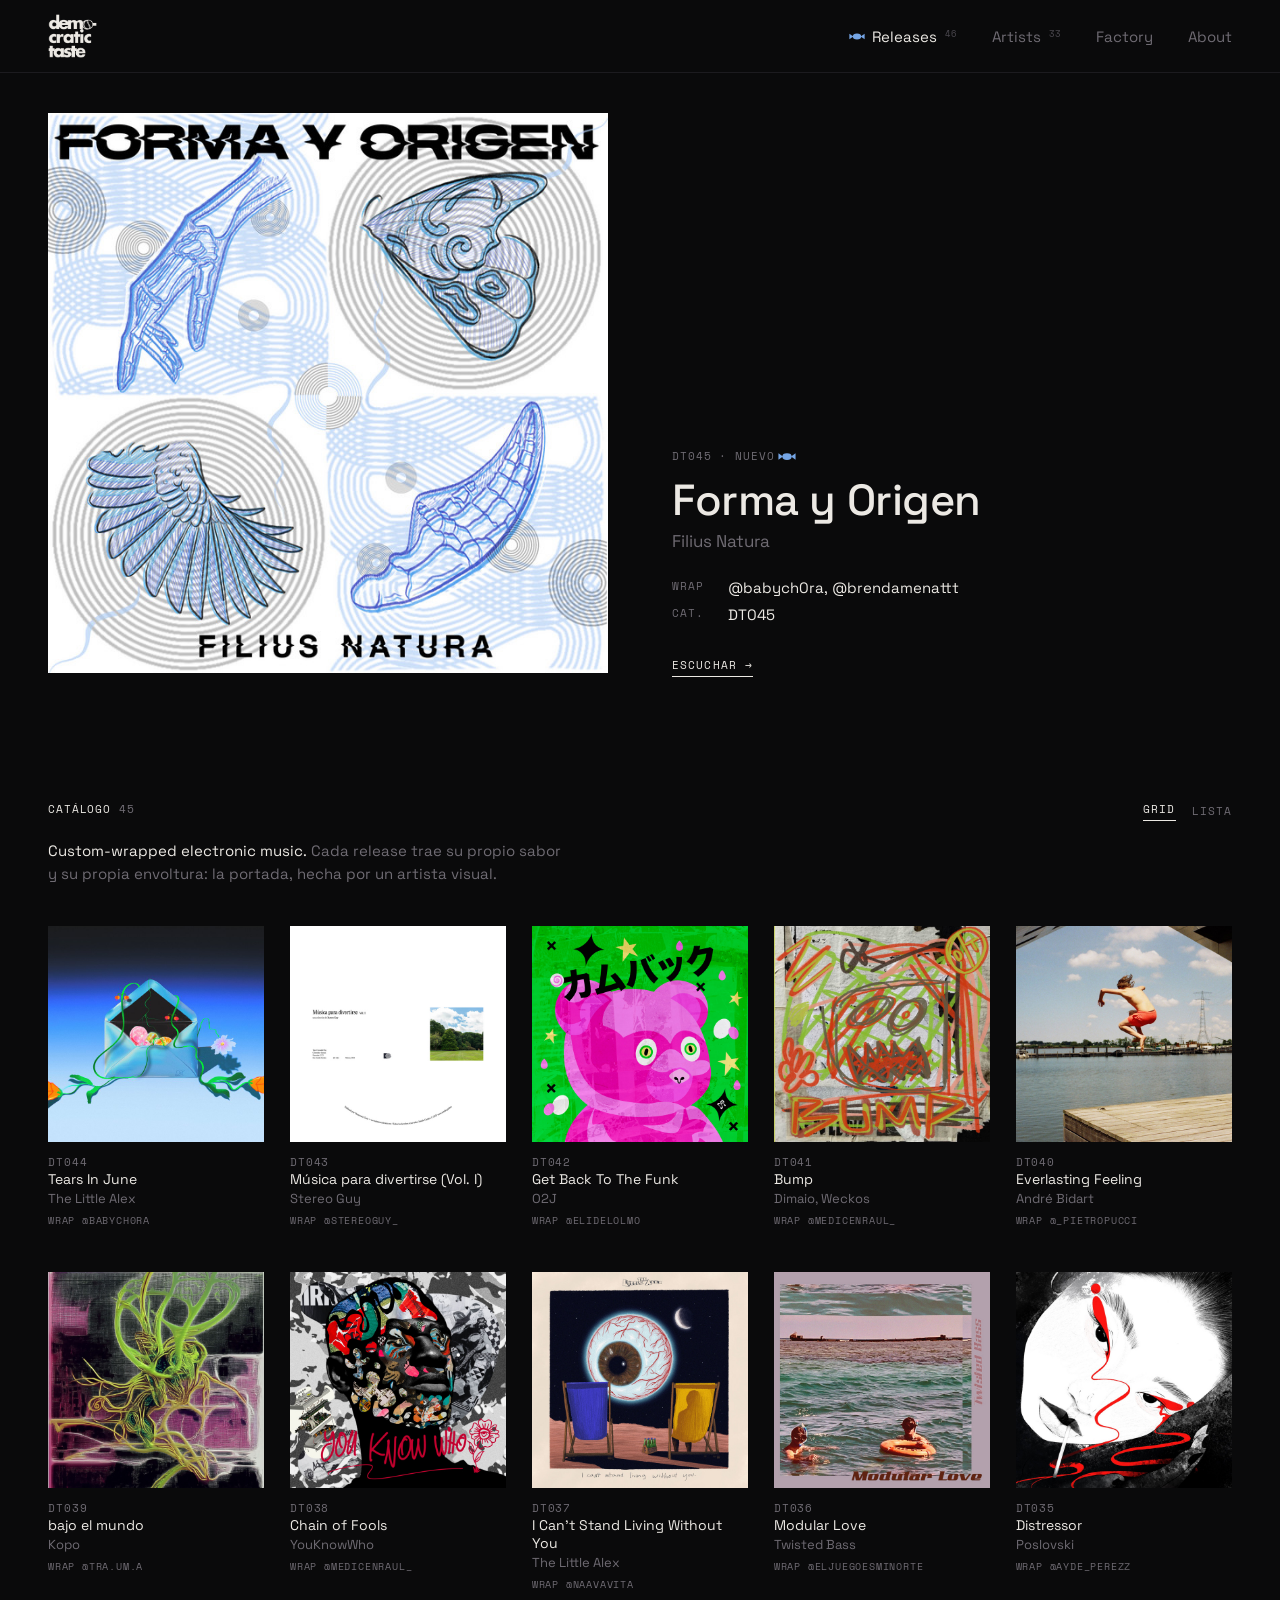
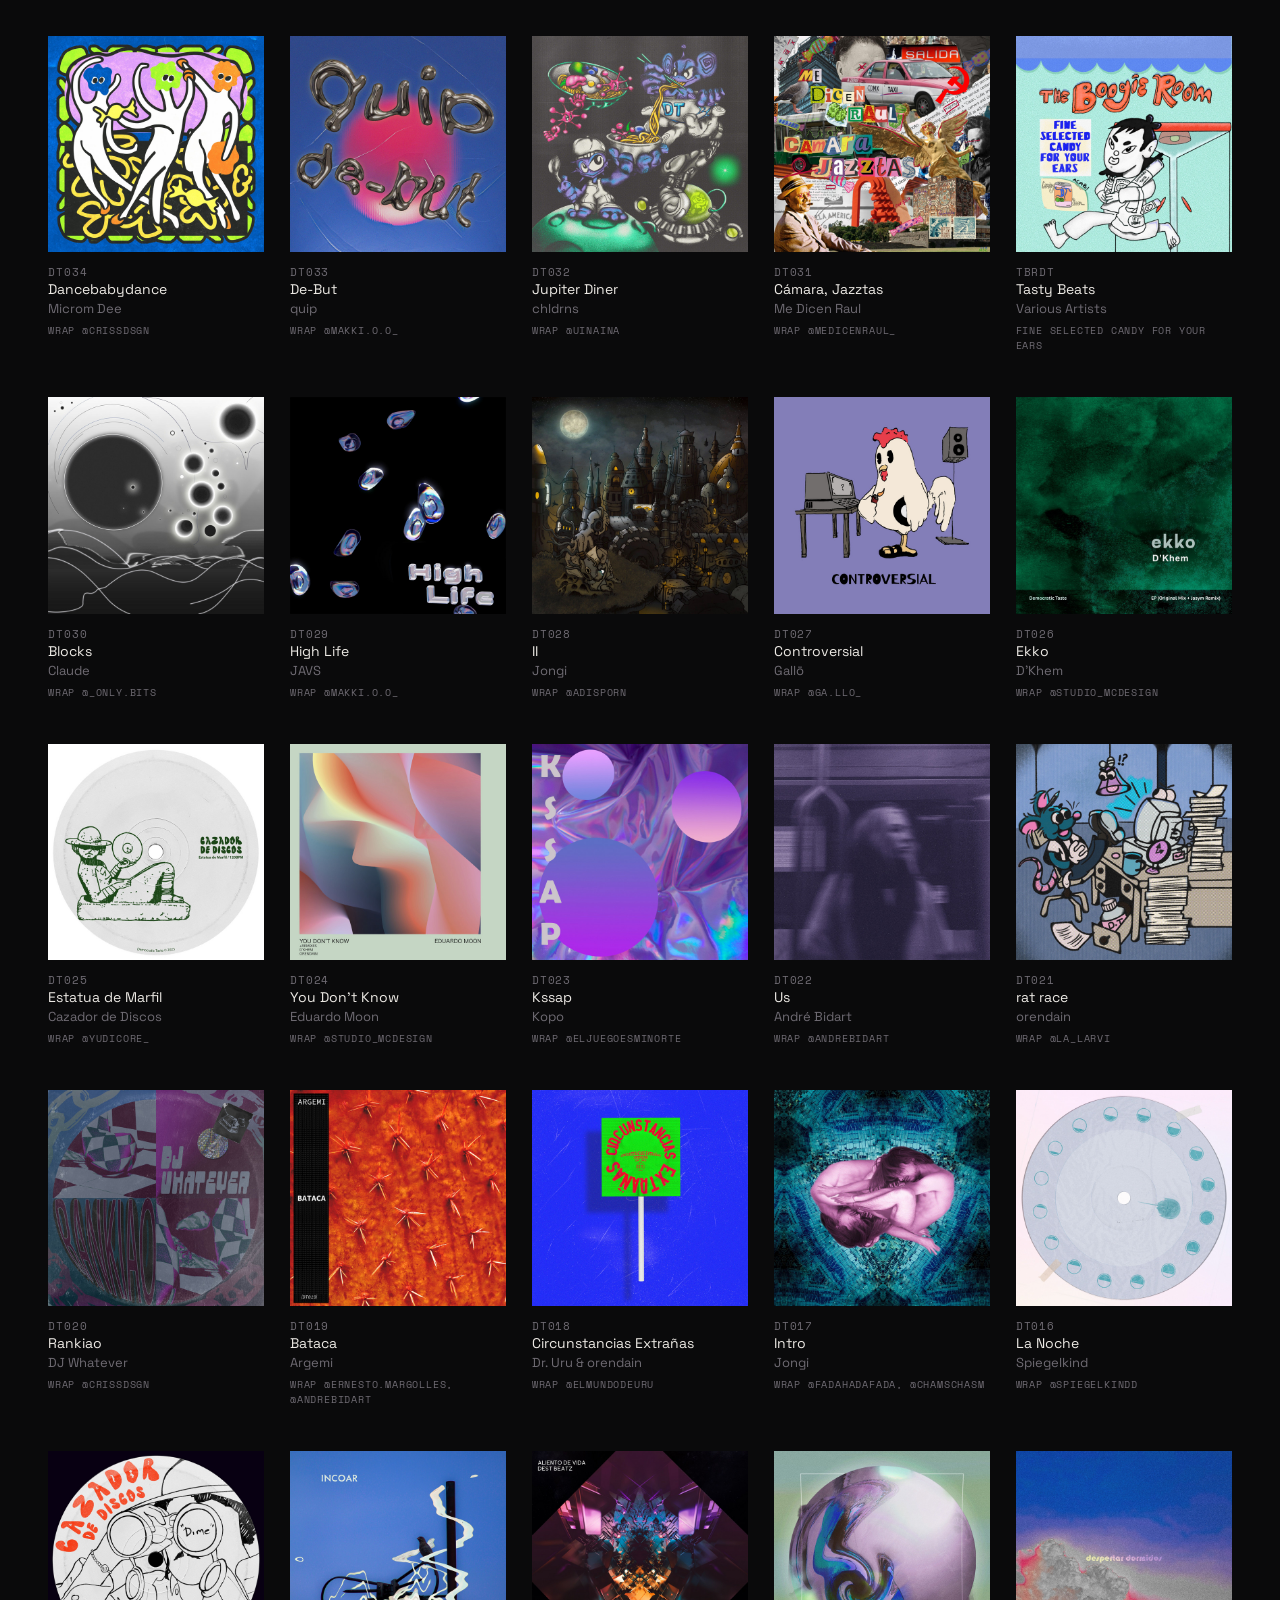
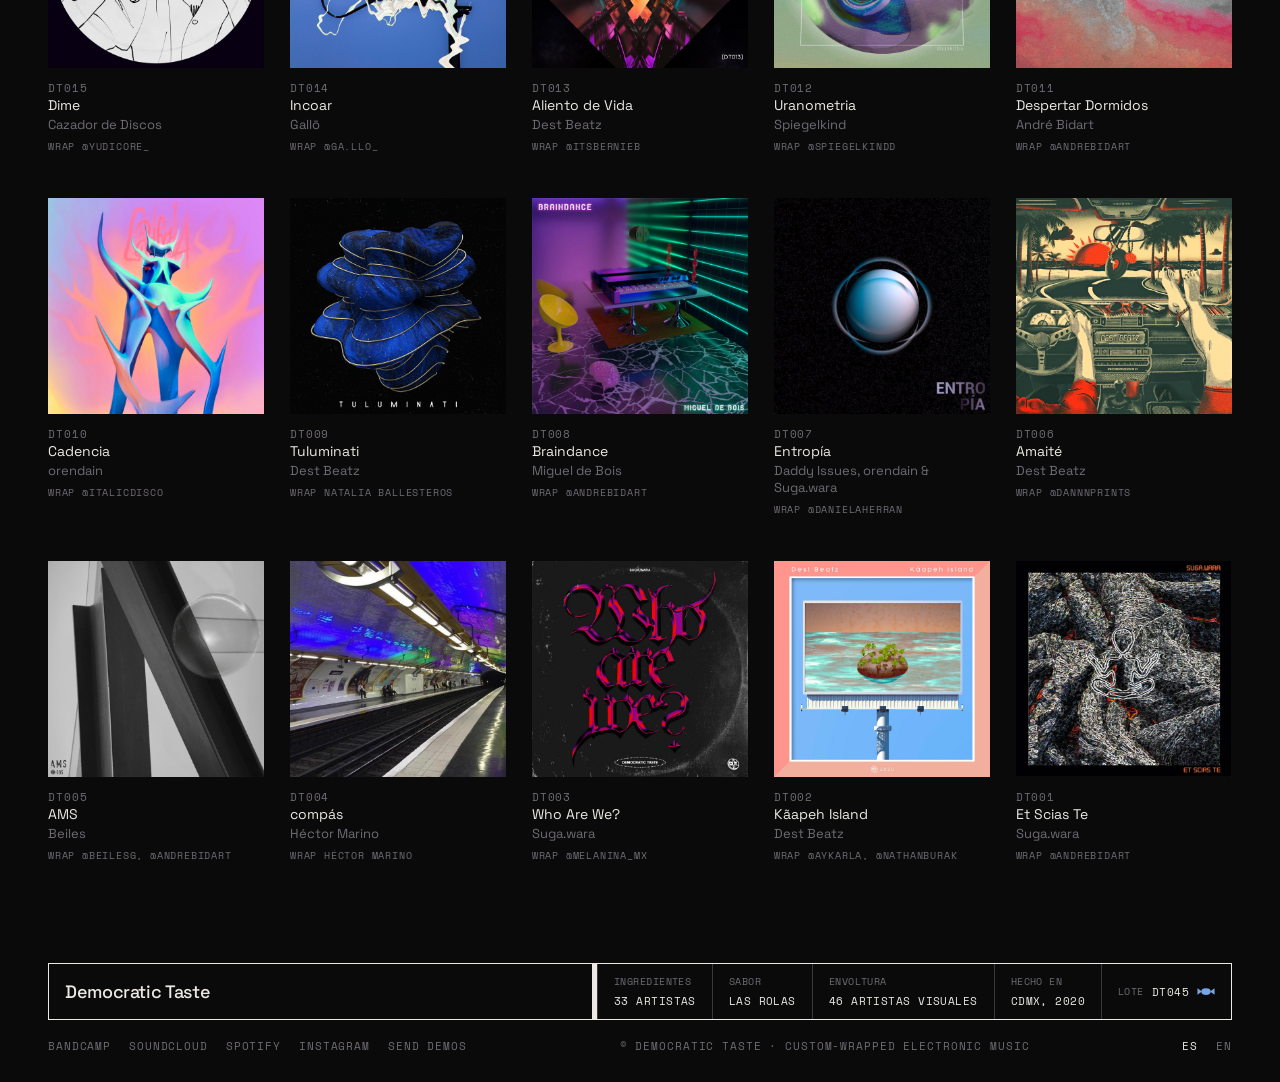
<file: site-min/releases.html>
<!doctype html>
<html lang="es">
<head>
<meta charset="utf-8">
<meta name="dt-version" content="20261119104142">
<script>/* always show the newest published version (GitHub Pages caches pages ~10 min) */
(function(){var V="20261119104142";if(V.indexOf("__")===0)return;
fetch("../version.json?t="+Date.now(),{cache:"no-store"}).then(function(r){return r.ok?r.json():null}).then(function(j){
if(!j||!j.v||j.v===V)return;var k="dt-r-"+j.v+location.pathname;try{if(sessionStorage.getItem(k))return;sessionStorage.setItem(k,"1")}catch(e){}
var u=new URL(location.href);u.searchParams.set("v",j.v);location.replace(u.href)}).catch(function(){})})();</script>

<meta name="viewport" content="width=device-width,initial-scale=1">
<title>Democratic Taste — Releases (minimal mockup)</title>
<link rel="preconnect" href="https://fonts.googleapis.com">
<link href="https://fonts.googleapis.com/css2?family=Space+Grotesk:wght@400;500&family=Space+Mono:wght@400&display=swap" rel="stylesheet">
<link rel="stylesheet" href="common.css?v=20261119104142">
<style>
  /* newest release */
  .hero{display:grid;grid-template-columns:minmax(0,1fr) minmax(0,1fr);gap:clamp(24px,5vw,72px);align-items:end;padding:40px 0 0;scroll-margin-top:90px}
  .hero img{width:100%;aspect-ratio:1;object-fit:cover}
  .hero h1{font-size:clamp(28px,3.4vw,44px);line-height:1.05;margin:14px 0 6px}
  .hero .artist{color:var(--mute);font-size:17px}
  .facts{margin:26px 0 30px;display:grid;grid-template-columns:auto 1fr;gap:8px 24px;max-width:420px}
  .facts dt{color:var(--mute)}
  .facts dd{margin:0}
  .intro{max-width:520px;color:var(--mute);line-height:1.55;margin:-10px 0 40px}
  .intro b{font-weight:400;color:var(--fg)}

  /* catalogue head + view switch */
  .view{display:flex;gap:16px}
  .view button{all:unset;cursor:pointer;font-family:var(--mono);font-size:11px;letter-spacing:.1em;text-transform:uppercase;color:var(--mute)}
  .view button.on{color:var(--fg);border-bottom:1px solid currentColor;padding-bottom:3px}

  /* GRID view */
  .grid{display:grid;grid-template-columns:repeat(auto-fill,minmax(200px,1fr));gap:44px clamp(14px,2vw,28px)}
  .card{display:block;scroll-margin-top:90px}
  .card img{width:100%;aspect-ratio:1;object-fit:cover;transition:opacity .25s}
  .card:hover img{opacity:.85}
  .card .cap{margin-top:12px;display:flex;justify-content:space-between;gap:10px;align-items:baseline}
  .card .candy{opacity:0;transition:opacity .2s}
  .card:hover .candy,.card.on .candy{opacity:1}
  .card .t{font-size:14px}
  .card .a{font-size:13px;color:var(--mute);margin-top:2px}
  .card .w{margin-top:6px;font-size:10px}

  /* LIST view: list left, sticky cover right */
  .listview{display:none;grid-template-columns:minmax(0,1fr) minmax(0,1fr);gap:clamp(24px,5vw,72px)}
  body.as-list .grid{display:none}
  body.as-list .listview{display:grid}
  ol{list-style:none;margin:0;padding:0;border-top:1px solid var(--line)}
  li{border-bottom:1px solid var(--line);scroll-margin-top:90px}
  .row{display:grid;grid-template-columns:64px minmax(0,1fr) auto auto;gap:16px;align-items:baseline;padding:13px 0;color:var(--mute);transition:color .2s}
  .row .who span{opacity:.7}
  .row .candy{opacity:0;transition:opacity .2s}
  .row .w{font-size:10px;max-width:170px;overflow:hidden;text-overflow:ellipsis;white-space:nowrap;text-align:right}
  li.on .row{color:var(--fg)}
  li.on .row .candy{opacity:1}
  aside{position:sticky;top:90px;align-self:start}
  aside img{width:100%;aspect-ratio:1;object-fit:cover}
  aside .meta{display:flex;justify-content:space-between;gap:16px;align-items:baseline;margin-top:16px}
  aside .t{font-size:15px}
  aside .a{color:var(--mute);font-size:14px;margin-top:2px}
  aside .w{margin-top:8px;font-size:10px}

  @media (max-width:820px){
    .hero{grid-template-columns:1fr}
    .grid{grid-template-columns:repeat(2,minmax(0,1fr));gap:32px 14px}
    .card .candy{opacity:1}
    body.as-list .listview{grid-template-columns:1fr}
    aside{display:none}
    .row{grid-template-columns:44px minmax(0,1fr);color:var(--fg);align-items:center}
    .row .cat,.row .candy,.row .w{display:none}
    .row .thumb{display:block;width:44px;height:44px;object-fit:cover}
  }
  @media (min-width:821px){ .row .thumb{display:none} }
</style>
</head>
<body>
<div id="hdr"></div>
<main>
  <section class="hero" id="hero"></section>

  <section class="sec">
    <div class="sec-head">
      <h2 class="mono">Catálogo <span class="mute" id="count"></span></h2>
      <div class="view" id="view"><button data-v="grid" class="on">Grid</button><button data-v="list">Lista</button></div>
    </div>
    <p class="intro"><b>Custom-wrapped electronic music.</b> Cada release trae su propio sabor y su propia envoltura: la portada, hecha por un artista visual.</p>
    <div class="grid" id="grid"></div>
    <div class="listview">
      <ol id="list"></ol>
      <aside>
        <img id="aImg" alt="">
        <div class="meta"><div><div class="t" id="aT"></div><div class="a" id="aA"></div><div class="w mono mute" id="aW"></div></div><a class="link" id="aL" target="_blank" rel="noopener">Escuchar →</a></div>
      </aside>
    </div>
  </section>
</main>
<div id="ftr"></div>
<script src="releases-data.js?v=20261119104142"></script>
<script src="common.js?v=20261119104142"></script>
<script>
const {R, esc, candy} = DT;
DT.mount('releases.html');

// newest release on top — and NOT repeated in the catalogue below
const h = R[0];
const hero = document.getElementById('hero');
hero.id = h.cat;
hero.innerHTML = `
  <img src="${h.img}" alt="${esc(h.title)} — ${esc(h.artist)}">
  <div><span class="mono mute">${h.cat} · nuevo</span> ${candy(h.color)}
    <h1>${esc(h.title)}</h1><div class="artist">${esc(h.artist)}</div>
    <dl class="facts"><dt class="mono">Wrap</dt><dd>${esc(h.art)}</dd><dt class="mono">Cat.</dt><dd>${h.cat}</dd></dl>
    <a class="link" style="--c:${h.color}" href="${h.link}" target="_blank" rel="noopener">Escuchar →</a></div>`;

const rest = R.slice(1);
document.getElementById('count').textContent = rest.length;

// grid
document.getElementById('grid').innerHTML = rest.map(r => `
  <a class="card" id="g-${r.cat}" href="${r.link}" target="_blank" rel="noopener">
    <img src="${r.img}" alt="${esc(r.title)} — ${esc(r.artist)}" loading="lazy">
    <div class="cap"><span class="mono mute">${r.cat}</span>${candy(r.color)}</div>
    <div class="t">${esc(r.title)}</div><div class="a">${esc(r.artist)}</div>
    <div class="w mono mute">${r.artist === 'Various Artists' ? 'Fine selected candy for your ears' : 'Wrap ' + esc(r.art)}</div>
  </a>`).join('');

// list
const list = document.getElementById('list');
list.innerHTML = rest.map(r => `
  <li id="l-${r.cat}">
    <a class="row" href="${r.link}" target="_blank" rel="noopener">
      <img class="thumb" src="${r.img}" alt="" loading="lazy">
      <span class="cat mono">${r.cat}</span>
      <span class="who">${esc(r.artist)} — <span>${esc(r.title)}</span></span>
      <span class="w mono">${esc(r.art)}</span>
      ${candy(r.color)}
    </a>
  </li>`).join('');
const items = [...list.children];
const desktop = matchMedia('(min-width:821px)');
let cur = -1, hovering = false;
function show(i){
  if (i === cur) return; cur = i; const r = rest[i];
  items.forEach((li,k) => li.classList.toggle('on', k === i));
  document.getElementById('aImg').src = r.img;
  document.getElementById('aT').textContent = r.title;
  document.getElementById('aA').textContent = r.artist + ' · ' + r.cat;
  document.getElementById('aW').textContent = 'Wrap ' + r.art;
  const l = document.getElementById('aL'); l.href = r.link; l.style.setProperty('--c', r.color);
}
items.forEach((li,i) => {
  li.addEventListener('mouseenter', () => { if (desktop.matches){ hovering = true; show(i); } });
  li.addEventListener('mouseleave', () => { hovering = false; });
});
addEventListener('scroll', () => {
  if (!desktop.matches || hovering || !document.body.classList.contains('as-list')) return;
  const y = innerHeight * .42; let best = 0, bd = 1e9;
  items.forEach((li,i) => { const b = li.getBoundingClientRect(); const d = Math.abs(b.top + b.height/2 - y); if (d < bd){ bd = d; best = i; } });
  show(best);
}, {passive:true});

// view switch (remembered per visitor)
const view = document.getElementById('view');
function setView(v){
  document.body.classList.toggle('as-list', v === 'list');
  view.querySelectorAll('button').forEach(b => b.classList.toggle('on', b.dataset.v === v));
  if (v === 'list' && desktop.matches && cur < 0) show(0);
  try { localStorage.setItem('dt-view', v); } catch {}
}
view.onclick = e => { const b = e.target.closest('button'); if (b) setView(b.dataset.v); };
let saved = 'grid'; try { saved = localStorage.getItem('dt-view') || 'grid'; } catch {}
setView(saved);

// deep links: releases.html#DT034 (from home / artists)
if (location.hash){
  const cat = location.hash.slice(1);
  const el = cat === h.cat ? hero : document.getElementById((document.body.classList.contains('as-list') ? 'l-' : 'g-') + cat);
  if (el) setTimeout(() => { el.scrollIntoView({block: el === hero ? 'start' : 'center'}); el.classList.add('on');
    const i = rest.findIndex(r => r.cat === cat); if (i > -1 && document.body.classList.contains('as-list') && desktop.matches) show(i); }, 150);
}
</script>
</body>
</html>
</file>
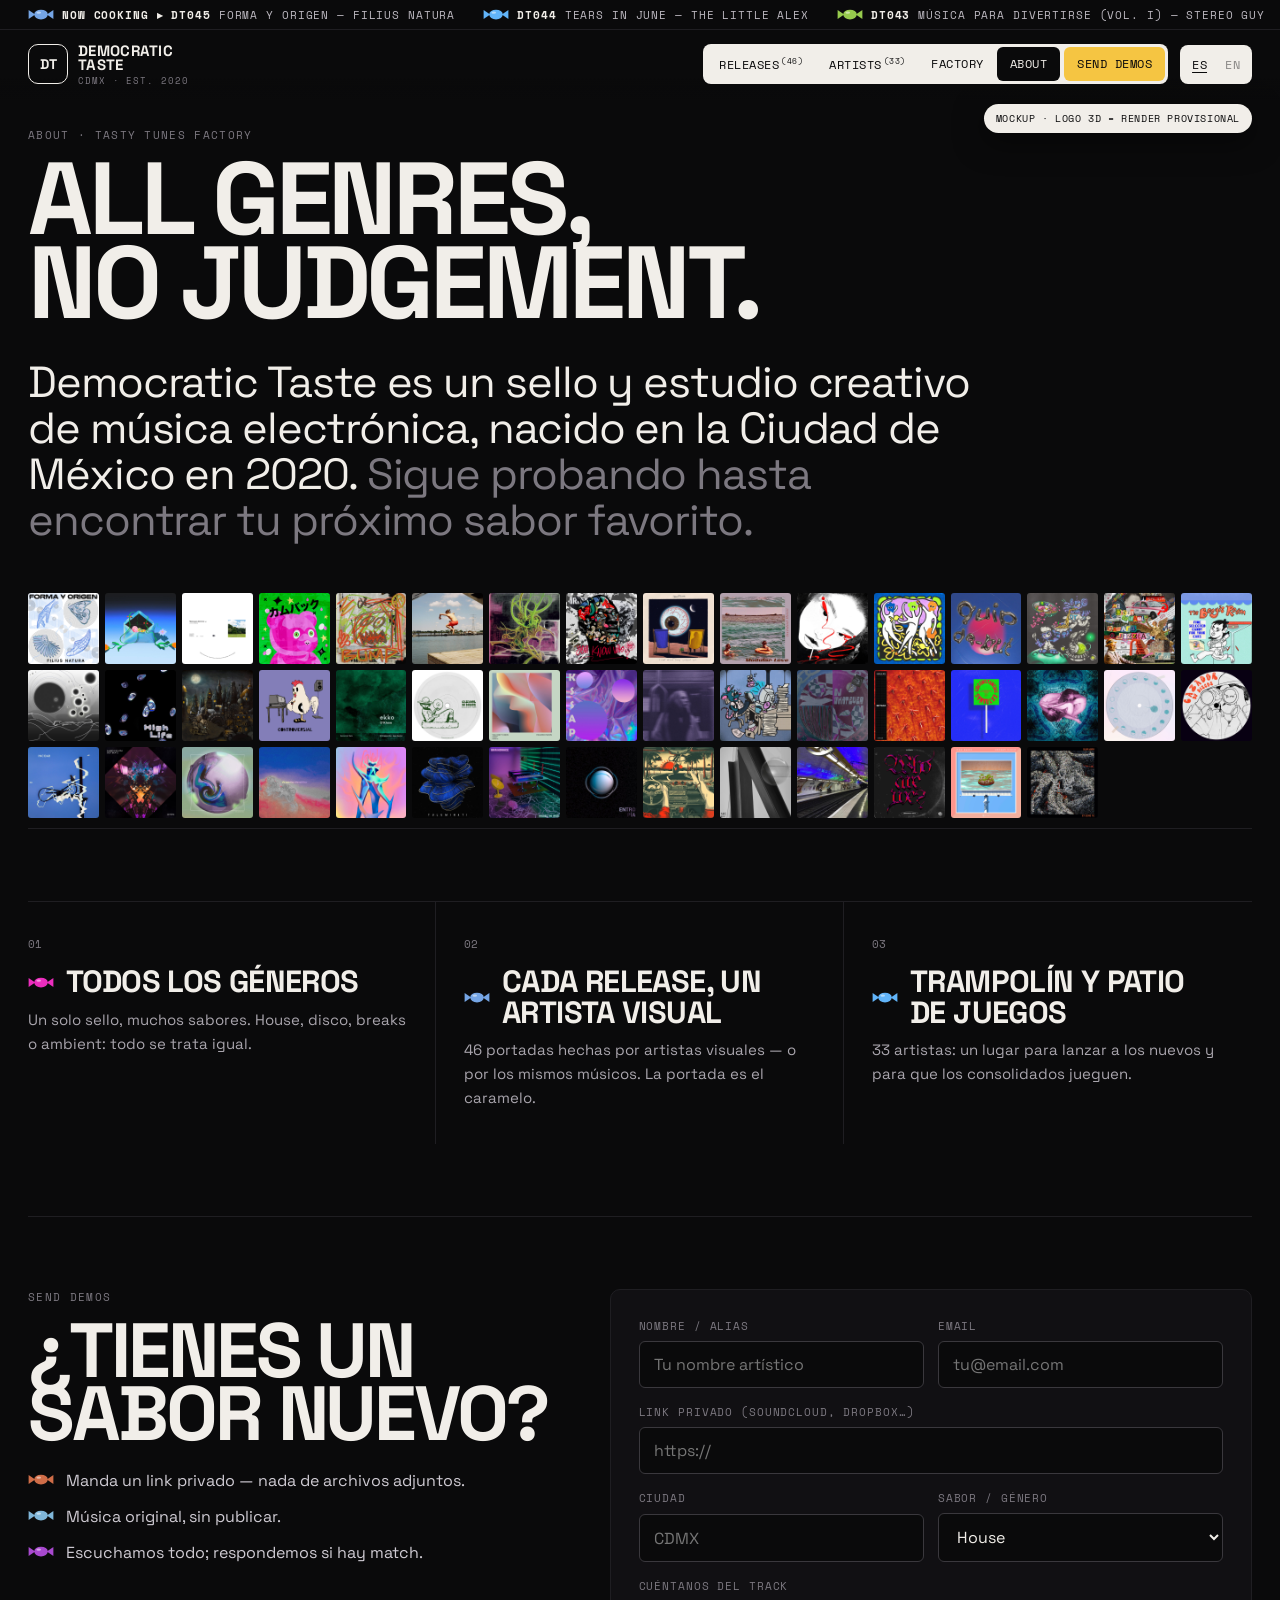
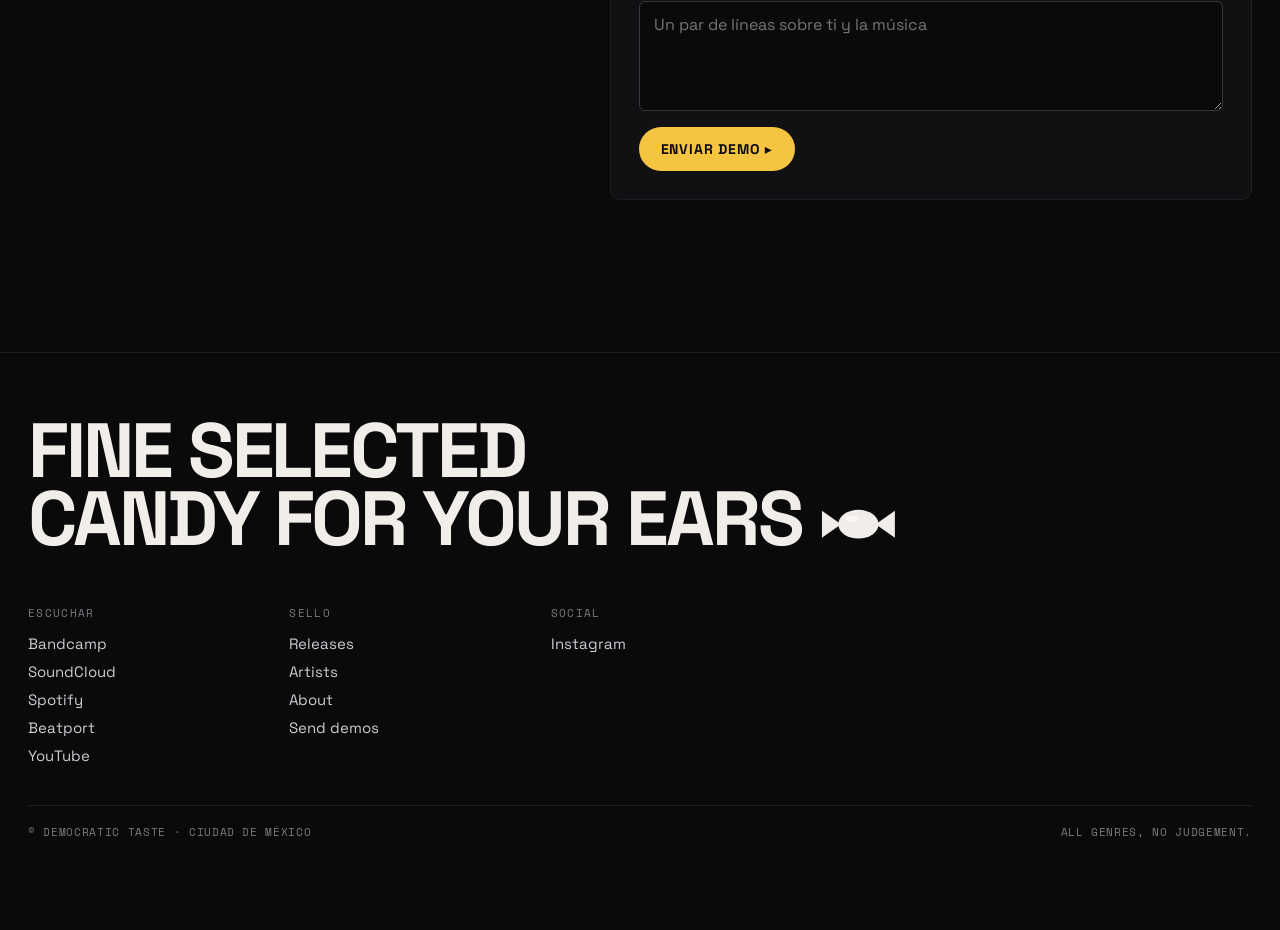
<file: site/about.html>
<!doctype html>
<html lang="es">
<head>
<meta charset="utf-8">
<meta name="dt-version" content="20261119104142">
<script>/* always show the newest published version (GitHub Pages caches pages ~10 min) */
(function(){var V="20261119104142";if(V.indexOf("__")===0)return;
fetch("../version.json?t="+Date.now(),{cache:"no-store"}).then(function(r){return r.ok?r.json():null}).then(function(j){
if(!j||!j.v||j.v===V)return;var k="dt-r-"+j.v+location.pathname;try{if(sessionStorage.getItem(k))return;sessionStorage.setItem(k,"1")}catch(e){}
var u=new URL(location.href);u.searchParams.set("v",j.v);location.replace(u.href)}).catch(function(){})})();</script>

<meta name="viewport" content="width=device-width,initial-scale=1">
<title>Democratic Taste — About (mockup)</title>
<link rel="preconnect" href="https://fonts.googleapis.com">
<link href="https://fonts.googleapis.com/css2?family=Space+Grotesk:wght@400;500;700&family=Space+Mono:wght@400;700&display=swap" rel="stylesheet">
<link rel="stylesheet" href="common.css?v=20261119104142">
<style>
  .head{padding:22px 0 50px}
  .head .lead{max-width:980px;margin:34px 0 0;font-size:clamp(26px,3.4vw,50px);line-height:1.06;letter-spacing:-.025em}
  .head .lead em{font-style:normal;color:var(--mute)}

  /* covers wall: all 46, the only colour on the page */
  .wall{display:grid;grid-template-columns:repeat(auto-fill,minmax(70px,1fr));gap:6px;margin:0 0 10px}
  .wall a{aspect-ratio:1;border-radius:3px;overflow:hidden;display:block;transition:transform .2s}
  .wall a:hover{transform:scale(1.12);z-index:1;position:relative}
  .wall img{width:100%;height:100%;object-fit:cover}

  .pillars{display:grid;grid-template-columns:repeat(3,minmax(0,1fr));gap:0;border-top:1px solid var(--line)}
  .pillars div{padding:30px 28px 34px 0;border-right:1px solid var(--line)}
  .pillars div + div{padding-left:28px}
  .pillars div:last-child{border-right:0}
  .pillars .n{font-family:var(--mono);font-size:11px;color:var(--mute)}
  .pillars h3{margin:14px 0 10px;font-size:clamp(22px,2.4vw,34px);line-height:1;text-transform:uppercase;letter-spacing:-.02em;display:flex;align-items:center;gap:12px}
  .pillars p{margin:0;color:#a9a5ad;line-height:1.6;font-size:15px}

  /* send demos */
  .demos{display:grid;grid-template-columns:minmax(0,.9fr) minmax(0,1.1fr);gap:56px;scroll-margin-top:90px}
  .demos ul{margin:24px 0 0;padding:0;list-style:none;display:grid;gap:12px}
  .demos li{display:flex;gap:12px;align-items:flex-start;color:#cfcbd3;line-height:1.5}
  .demos li .candy{margin-top:4px}
  form{background:#111013;border:1px solid var(--line);border-radius:10px;padding:28px;display:grid;gap:16px}
  label{display:grid;gap:7px;font-family:var(--mono);font-size:11px;text-transform:uppercase;letter-spacing:.08em;color:var(--mute)}
  input,textarea,select{font:inherit;font-family:var(--sans);font-size:16px;text-transform:none;letter-spacing:0;color:var(--fg);background:var(--bg);border:1px solid var(--dim);border-radius:6px;padding:12px 14px}
  input:focus,textarea:focus,select:focus{outline:none;border-color:var(--fg)}
  textarea{min-height:110px;resize:vertical}
  .two{display:grid;grid-template-columns:1fr 1fr;gap:14px}
  form .listen{justify-self:start;border:0;cursor:pointer;font-family:var(--sans)}
  .sent{display:none;font-family:var(--mono);font-size:12px;color:var(--mute)}

  @media (max-width:820px){
    .pillars{grid-template-columns:1fr}
    .pillars div,.pillars div + div{padding:26px 0;border-right:0;border-bottom:1px solid var(--line)}
    .demos{grid-template-columns:1fr;gap:30px}
    .two{grid-template-columns:1fr}
    form{padding:20px}
  }
</style>
</head>
<body>
<div id="hdr"></div>
<main>
  <section class="head">
    <div class="eyebrow">About · Tasty Tunes Factory</div>
    <h1 class="big" style="margin-top:14px">All genres,<br>no judgement.</h1>
    <p class="lead">Democratic Taste es un sello y estudio creativo de música electrónica, nacido en la Ciudad de México en 2020. <em>Sigue probando hasta encontrar tu próximo sabor favorito.</em></p>
  </section>

  <div class="wall" id="wall"></div>

  <section class="sec">
    <div class="pillars" id="pillars"></div>
  </section>

  <section class="sec demos" id="demos">
    <div>
      <div class="eyebrow">Send demos</div>
      <h2 class="big" style="font-size:clamp(40px,6vw,88px);margin-top:14px">¿Tienes un sabor nuevo?</h2>
      <ul id="rules"></ul>
    </div>
    <form id="form">
      <div class="two">
        <label>Nombre / alias<input required placeholder="Tu nombre artístico"></label>
        <label>Email<input type="email" required placeholder="tu@email.com"></label>
      </div>
      <label>Link privado (SoundCloud, Dropbox…)<input type="url" required placeholder="https://"></label>
      <div class="two">
        <label>Ciudad<input placeholder="CDMX"></label>
        <label>Sabor / género<select><option>House</option><option>Techno</option><option>Disco / Funk</option><option>Breaks</option><option>Ambient</option><option>Otro</option></select></label>
      </div>
      <label>Cuéntanos del track<textarea placeholder="Un par de líneas sobre ti y la música"></textarea></label>
      <button class="listen" style="--c:#f5c542" type="submit">Enviar demo ▸</button>
      <div class="sent" id="sent">Mockup — el formulario aún no envía nada.</div>
    </form>
  </section>
</main>
<div id="ftr"></div>

<script src="releases-data.js?v=20261119104142"></script>
<script src="common.js?v=20261119104142"></script>
<script>
const {R, esc, candy, artists} = DT;
DT.mount('about.html');

document.getElementById('wall').innerHTML = R.map(r =>
  `<a href="releases.html#${r.cat}" title="${r.cat} — ${esc(r.title)} · ${esc(r.artist)}"><img src="${r.img}" alt="${esc(r.title)}" loading="lazy"></a>`).join('');

const P = [
  ['Todos los géneros', 'Un solo sello, muchos sabores. House, disco, breaks o ambient: todo se trata igual.', R[3].color],
  ['Cada release, un artista visual', `${R.length} portadas hechas por artistas visuales — o por los mismos músicos. La portada es el caramelo.`, R[0].color],
  ['Trampolín y patio de juegos', `${artists.length} artistas: un lugar para lanzar a los nuevos y para que los consolidados jueguen.`, R[1].color],
];
document.getElementById('pillars').innerHTML = P.map(([t,p,c],i) =>
  `<div><span class="n">0${i+1}</span><h3>${candy(c)}${t}</h3><p>${p}</p></div>`).join('');

document.getElementById('rules').innerHTML = [
  'Manda un link privado — nada de archivos adjuntos.',
  'Música original, sin publicar.',
  'Escuchamos todo; respondemos si hay match.',
].map((t,i) => `<li>${candy(R[i+4].color)}<span>${t}</span></li>`).join('');

document.getElementById('form').addEventListener('submit', e => { e.preventDefault(); document.getElementById('sent').style.display = 'block'; });
</script>
</body>
</html>
</file>
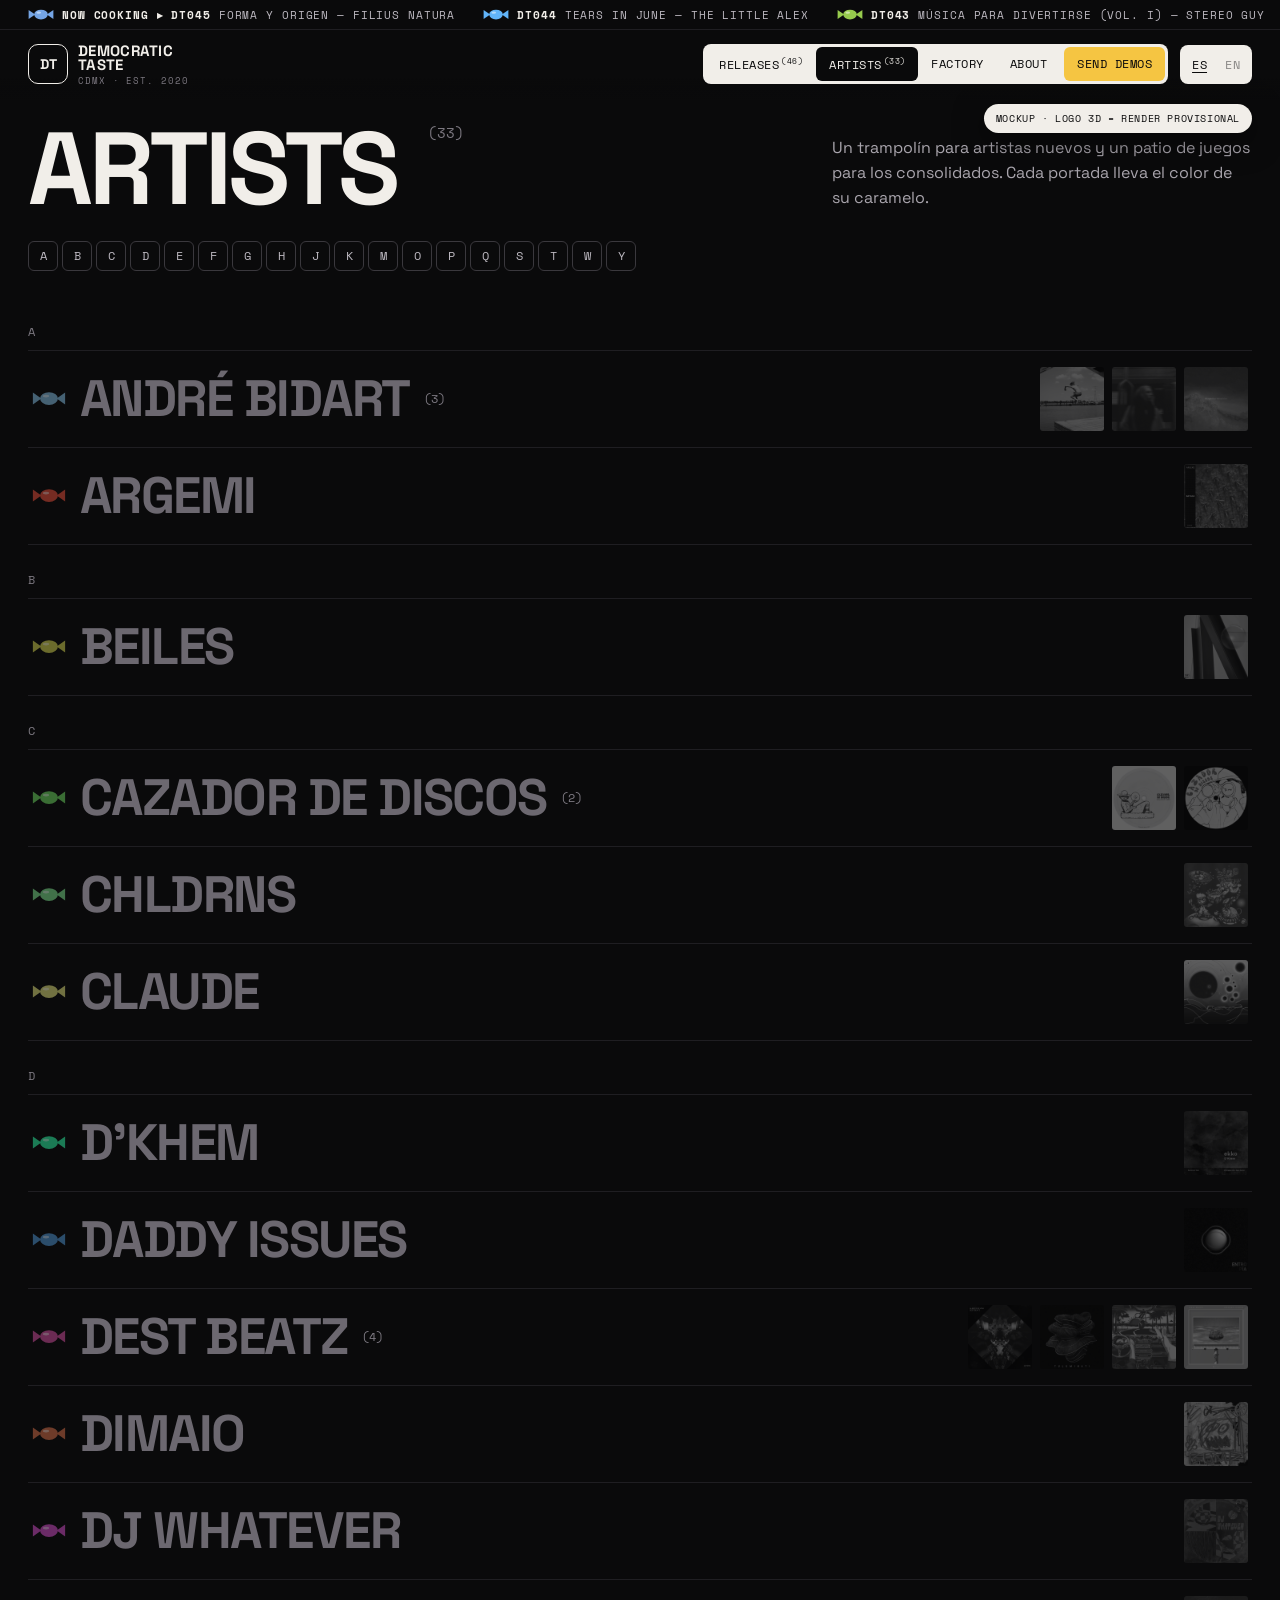
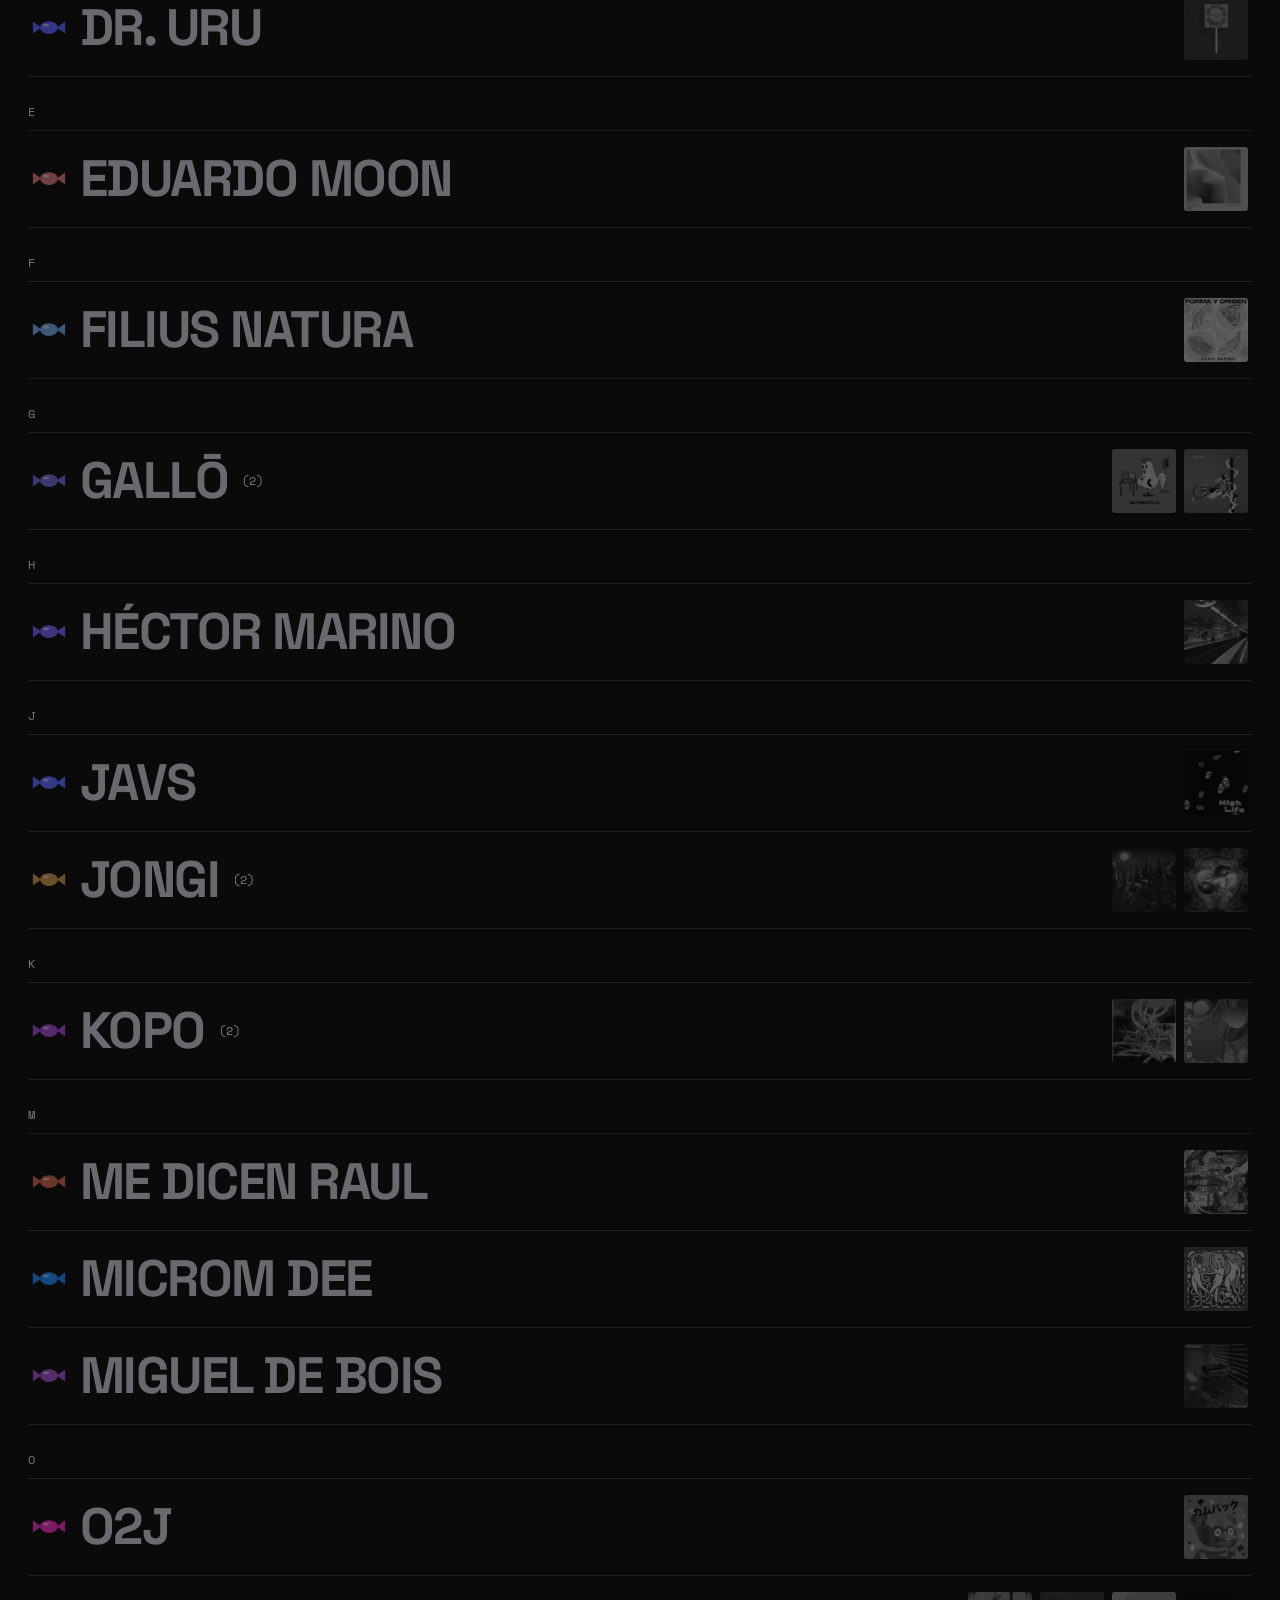
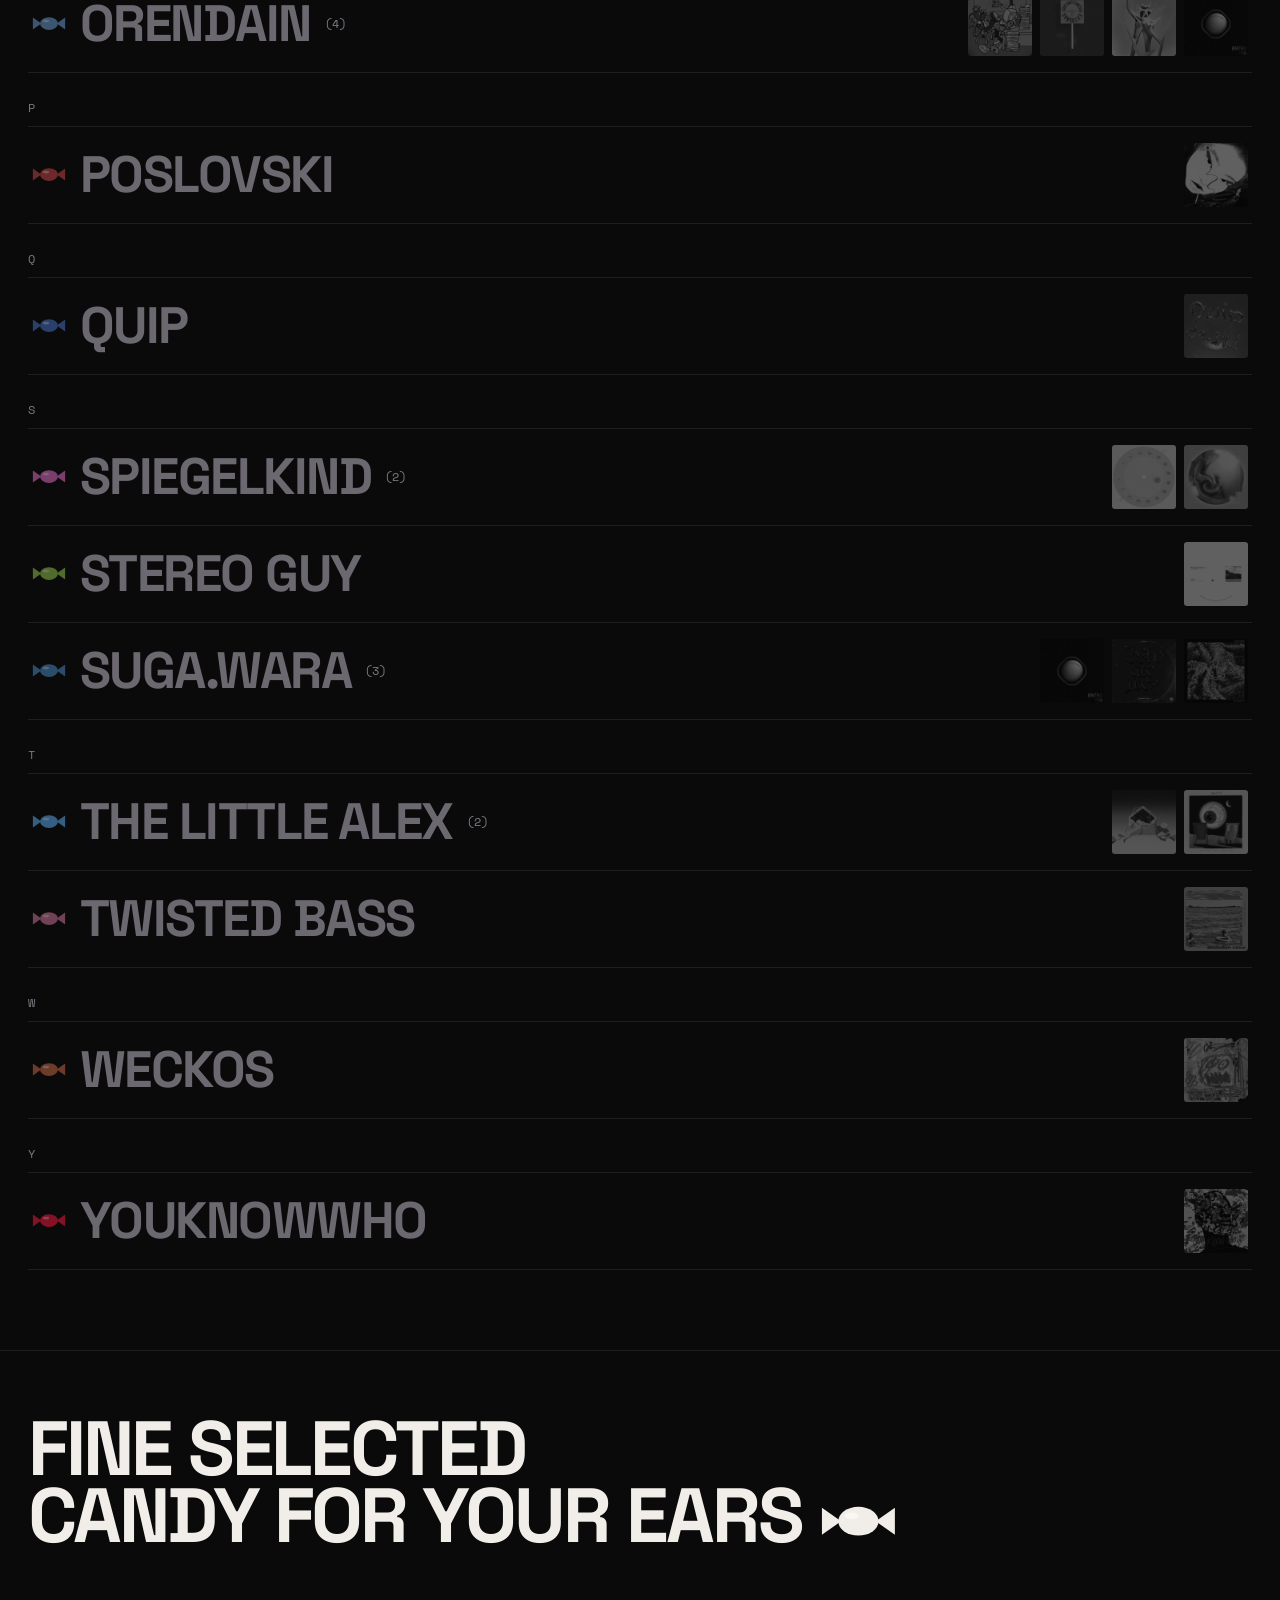
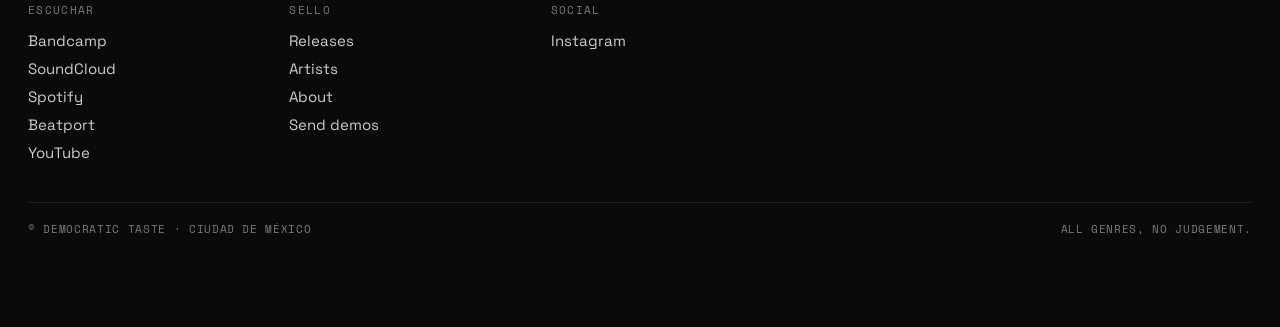
<file: site/artists.html>
<!doctype html>
<html lang="es">
<head>
<meta charset="utf-8">
<meta name="dt-version" content="20261119104142">
<script>/* always show the newest published version (GitHub Pages caches pages ~10 min) */
(function(){var V="20261119104142";if(V.indexOf("__")===0)return;
fetch("../version.json?t="+Date.now(),{cache:"no-store"}).then(function(r){return r.ok?r.json():null}).then(function(j){
if(!j||!j.v||j.v===V)return;var k="dt-r-"+j.v+location.pathname;try{if(sessionStorage.getItem(k))return;sessionStorage.setItem(k,"1")}catch(e){}
var u=new URL(location.href);u.searchParams.set("v",j.v);location.replace(u.href)}).catch(function(){})})();</script>

<meta name="viewport" content="width=device-width,initial-scale=1">
<title>Democratic Taste — Artists (mockup)</title>
<link rel="preconnect" href="https://fonts.googleapis.com">
<link href="https://fonts.googleapis.com/css2?family=Space+Grotesk:wght@400;500;700&family=Space+Mono:wght@400;700&display=swap" rel="stylesheet">
<link rel="stylesheet" href="common.css?v=20261119104142">
<style>
  .intro{display:flex;align-items:flex-end;justify-content:space-between;gap:24px;flex-wrap:wrap;padding:22px 0 30px}
  .intro p{max-width:420px;margin:0;color:#a9a5ad;line-height:1.55}
  .az{display:flex;flex-wrap:wrap;gap:4px;padding:0 0 26px;font-family:var(--mono);font-size:12px}
  .az a{width:30px;height:30px;display:grid;place-items:center;border:1px solid var(--dim);border-radius:6px;text-decoration:none;color:#bdb9c1}
  .az a:hover{border-color:var(--mute);color:var(--fg)}

  .letter{font-family:var(--mono);font-size:12px;color:var(--mute);padding:26px 0 10px;scroll-margin-top:90px}
  ul{list-style:none;margin:0;padding:0;border-top:1px solid var(--line)}
  li{border-bottom:1px solid var(--line);scroll-margin-top:90px}
  .art{display:grid;grid-template-columns:minmax(0,1fr) auto;align-items:center;gap:20px;padding:16px 4px;cursor:pointer}
  .art h3{margin:0;font-size:clamp(26px,4vw,58px);line-height:.95;letter-spacing:-.03em;text-transform:uppercase;color:#6c6870;transition:color .2s;display:flex;align-items:center;gap:14px}
  .art h3 sup{font-family:var(--mono);font-size:12px;letter-spacing:0;font-weight:400;color:var(--mute)}
  .art .candy{width:34px;height:17px;opacity:.5;transition:transform .25s,opacity .2s}
  .strip{display:flex;gap:8px}
  .strip a{display:block;width:64px;height:64px;border-radius:3px;overflow:hidden;opacity:.35;filter:grayscale(1);transition:opacity .25s,filter .25s,transform .25s}
  .strip img{width:100%;height:100%;object-fit:cover}
  li:hover h3,li.on h3{color:var(--fg)}
  li:hover .candy,li.on .candy{opacity:1;transform:rotate(-14deg) scale(1.2)}
  li:hover .strip a,li.on .strip a{opacity:1;filter:none}
  .strip a:hover{transform:translateY(-4px)}

  @media (max-width:820px){
    .art{grid-template-columns:1fr;gap:12px;padding:16px 0}
    .art h3{color:var(--fg);font-size:28px}
    .art .candy{opacity:1}
    .strip{overflow-x:auto;scrollbar-width:none}
    .strip a{opacity:1;filter:none;width:58px;height:58px;flex:none}
  }
</style>
</head>
<body>
<div id="hdr"></div>
<main>
  <div class="intro">
    <h1 class="big">Artists <sup id="count"></sup></h1>
    <p>Un trampolín para artistas nuevos y un patio de juegos para los consolidados. Cada portada lleva el color de su caramelo.</p>
  </div>
  <nav class="az" id="az"></nav>
  <div id="list"></div>
</main>
<div id="ftr"></div>

<script src="releases-data.js?v=20261119104142"></script>
<script src="common.js?v=20261119104142"></script>
<script>
const {R, esc, candy, artists, byArtist, slug} = DT;
DT.mount('artists.html');
document.getElementById('count').textContent = `(${artists.length})`;

const first = a => a.normalize('NFD')[0].toUpperCase().replace(/[^A-Z]/, '#');
const groups = {};
artists.forEach(a => (groups[first(a)] = groups[first(a)] || []).push(a));
const letters = Object.keys(groups).sort();

document.getElementById('az').innerHTML = letters.map(l => `<a href="#letra-${l}">${l}</a>`).join('');
document.getElementById('list').innerHTML = letters.map(l => `
  <div class="letter" id="letra-${l}">${l}</div>
  <ul>${groups[l].map(a => { const rel = byArtist[a]; const c = R[rel[0]].color; return `
    <li id="${slug(a)}" style="--c:${c}">
      <div class="art">
        <h3>${candy(c)}${esc(a)}<sup>${rel.length > 1 ? `(${rel.length})` : ''}</sup></h3>
        <div class="strip">${rel.map(i => `<a href="releases.html#${R[i].cat}" title="${R[i].cat} — ${esc(R[i].title)}"><img src="${R[i].img}" alt="${esc(R[i].title)}" loading="lazy"></a>`).join('')}</div>
      </div>
    </li>`; }).join('')}</ul>`).join('');

// arriving from the home marquee: highlight that artist
if (location.hash){
  const li = document.getElementById(location.hash.slice(1));
  if (li && li.tagName === 'LI'){ li.classList.add('on'); setTimeout(() => li.scrollIntoView({block:'center'}), 150); }
}
</script>
</body>
</html>
</file>
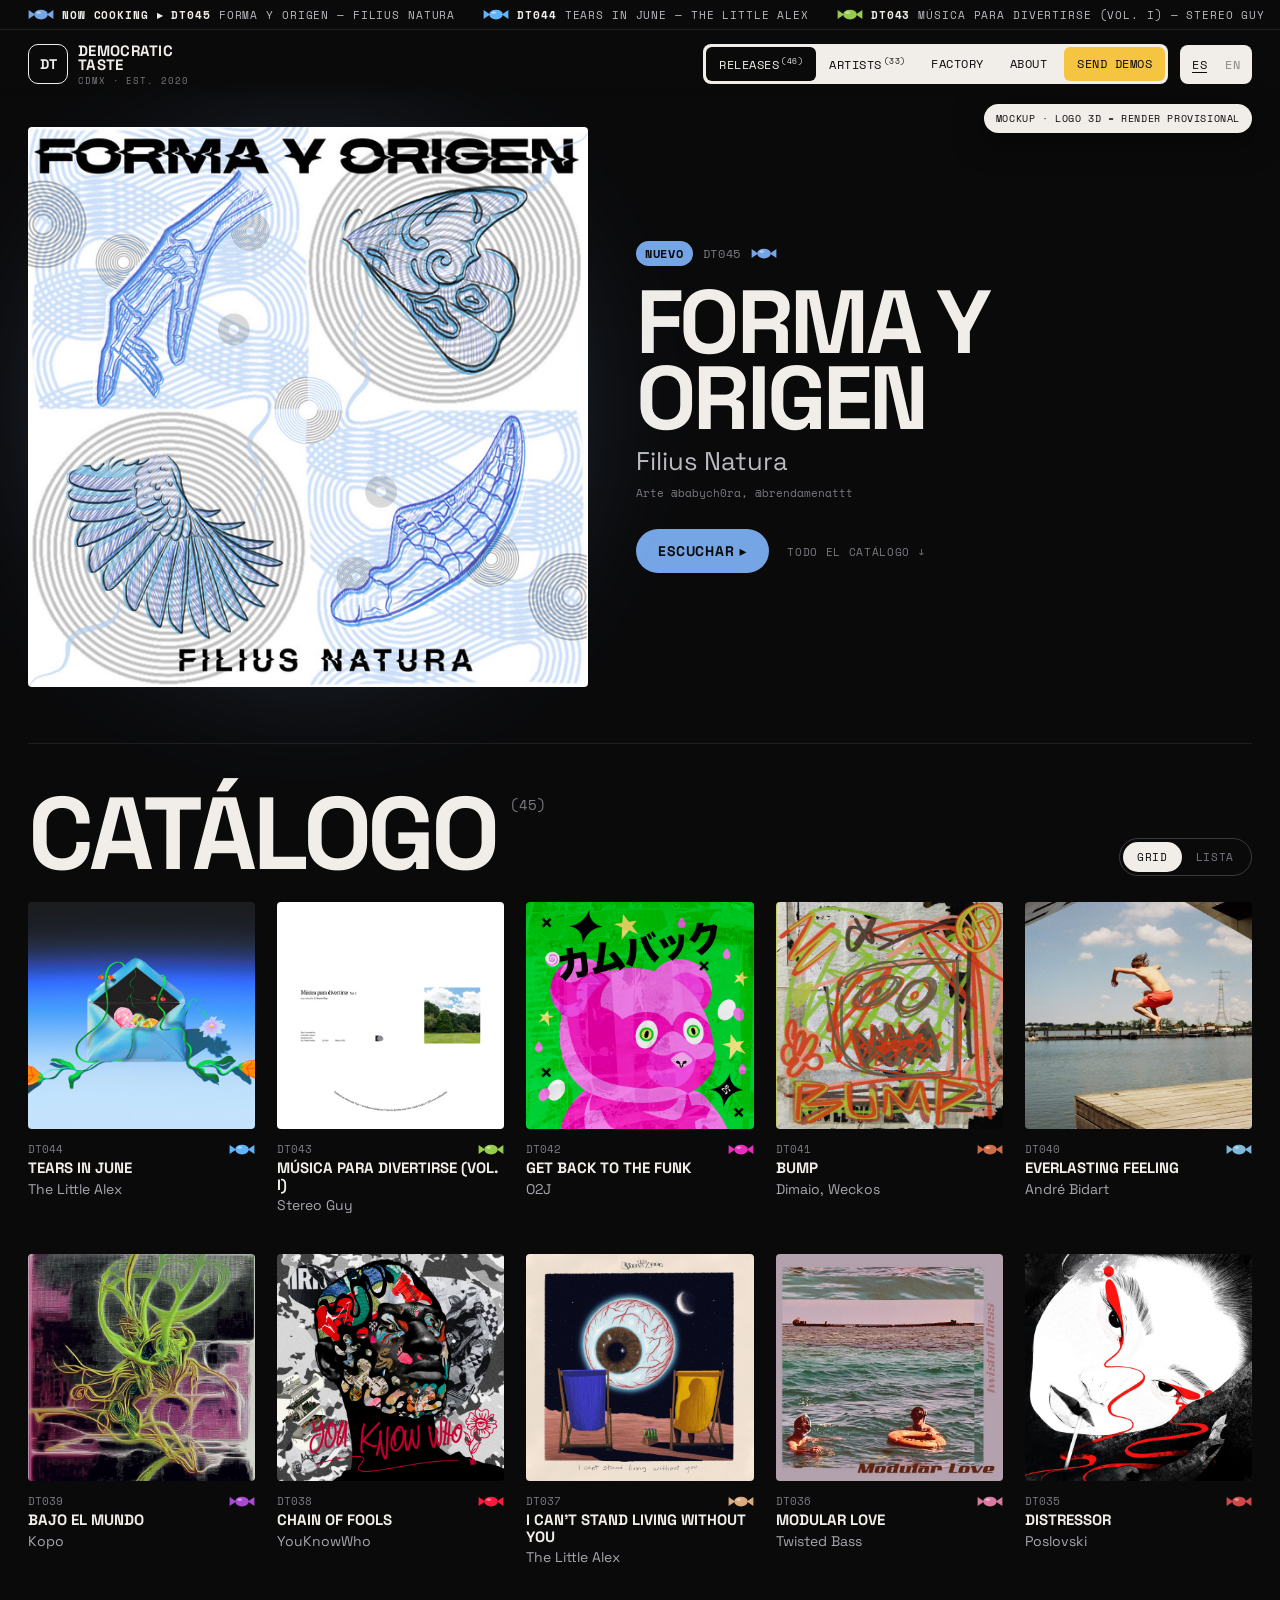
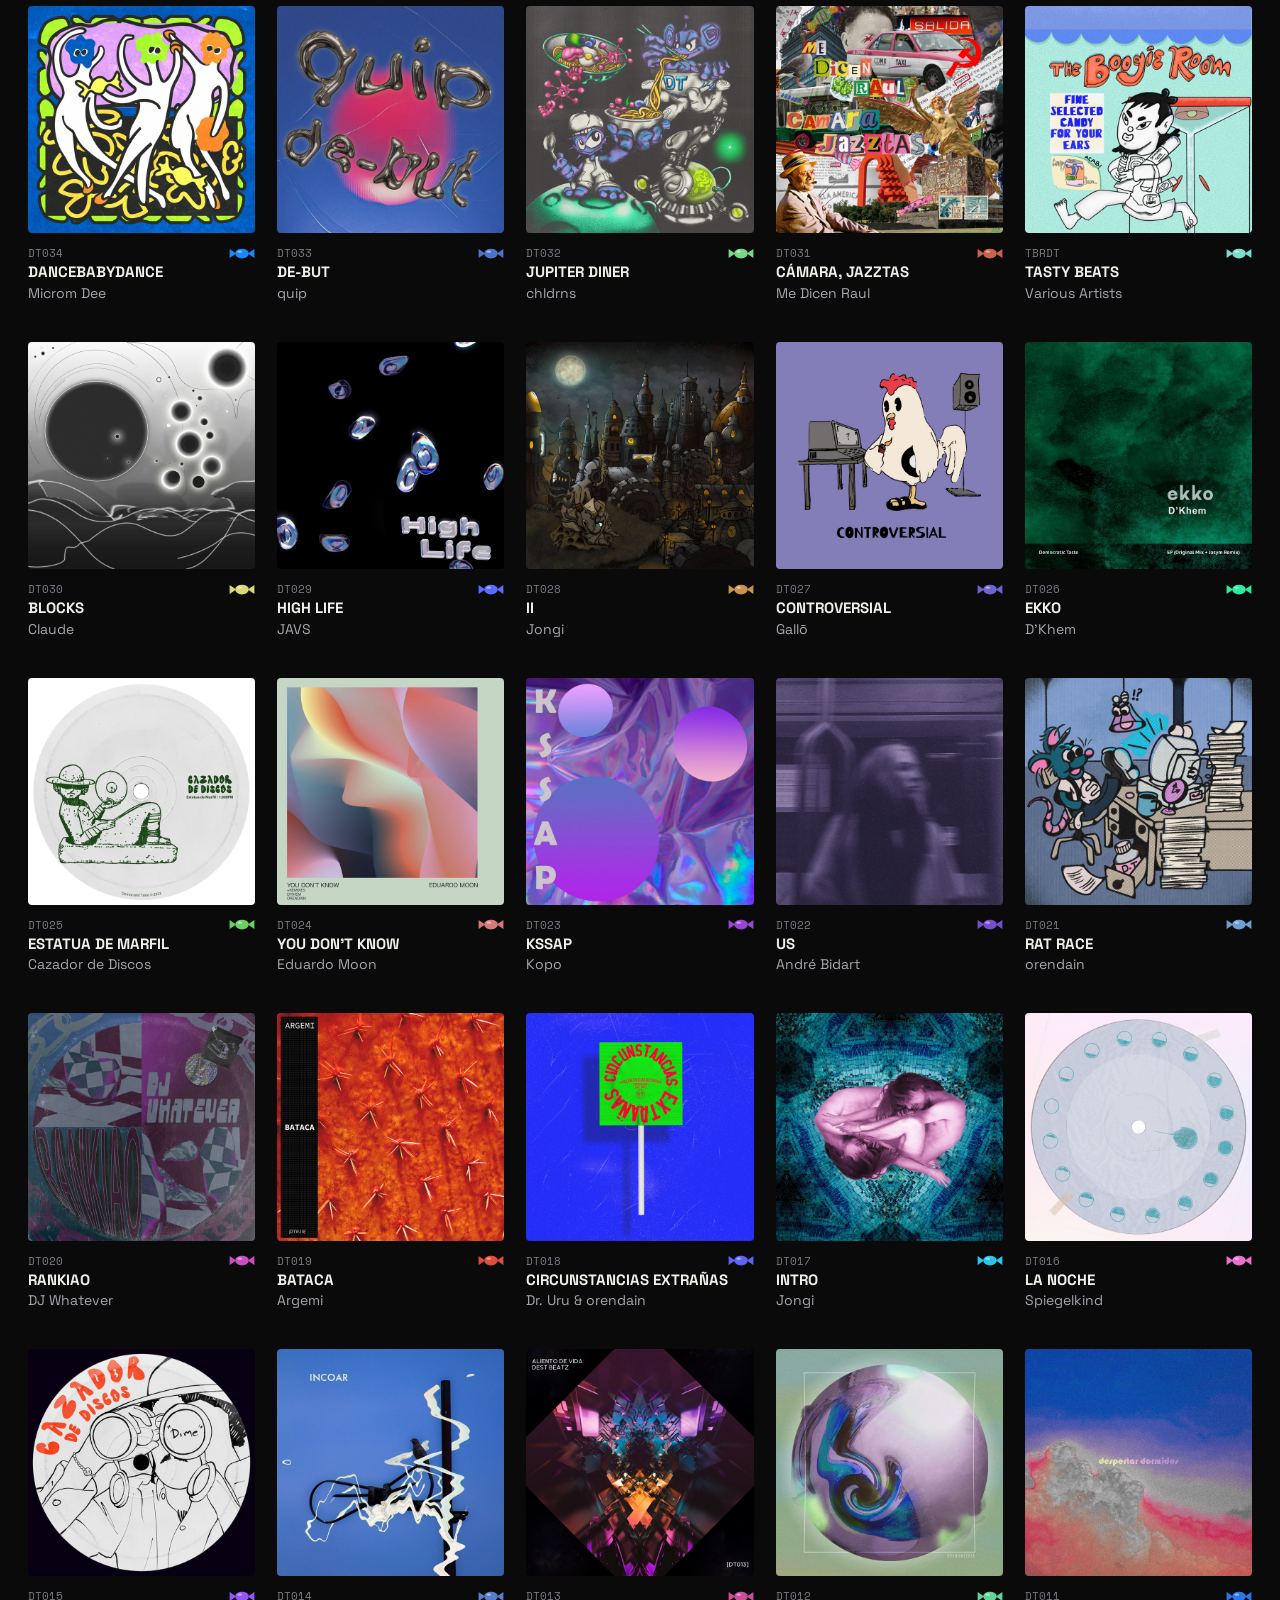
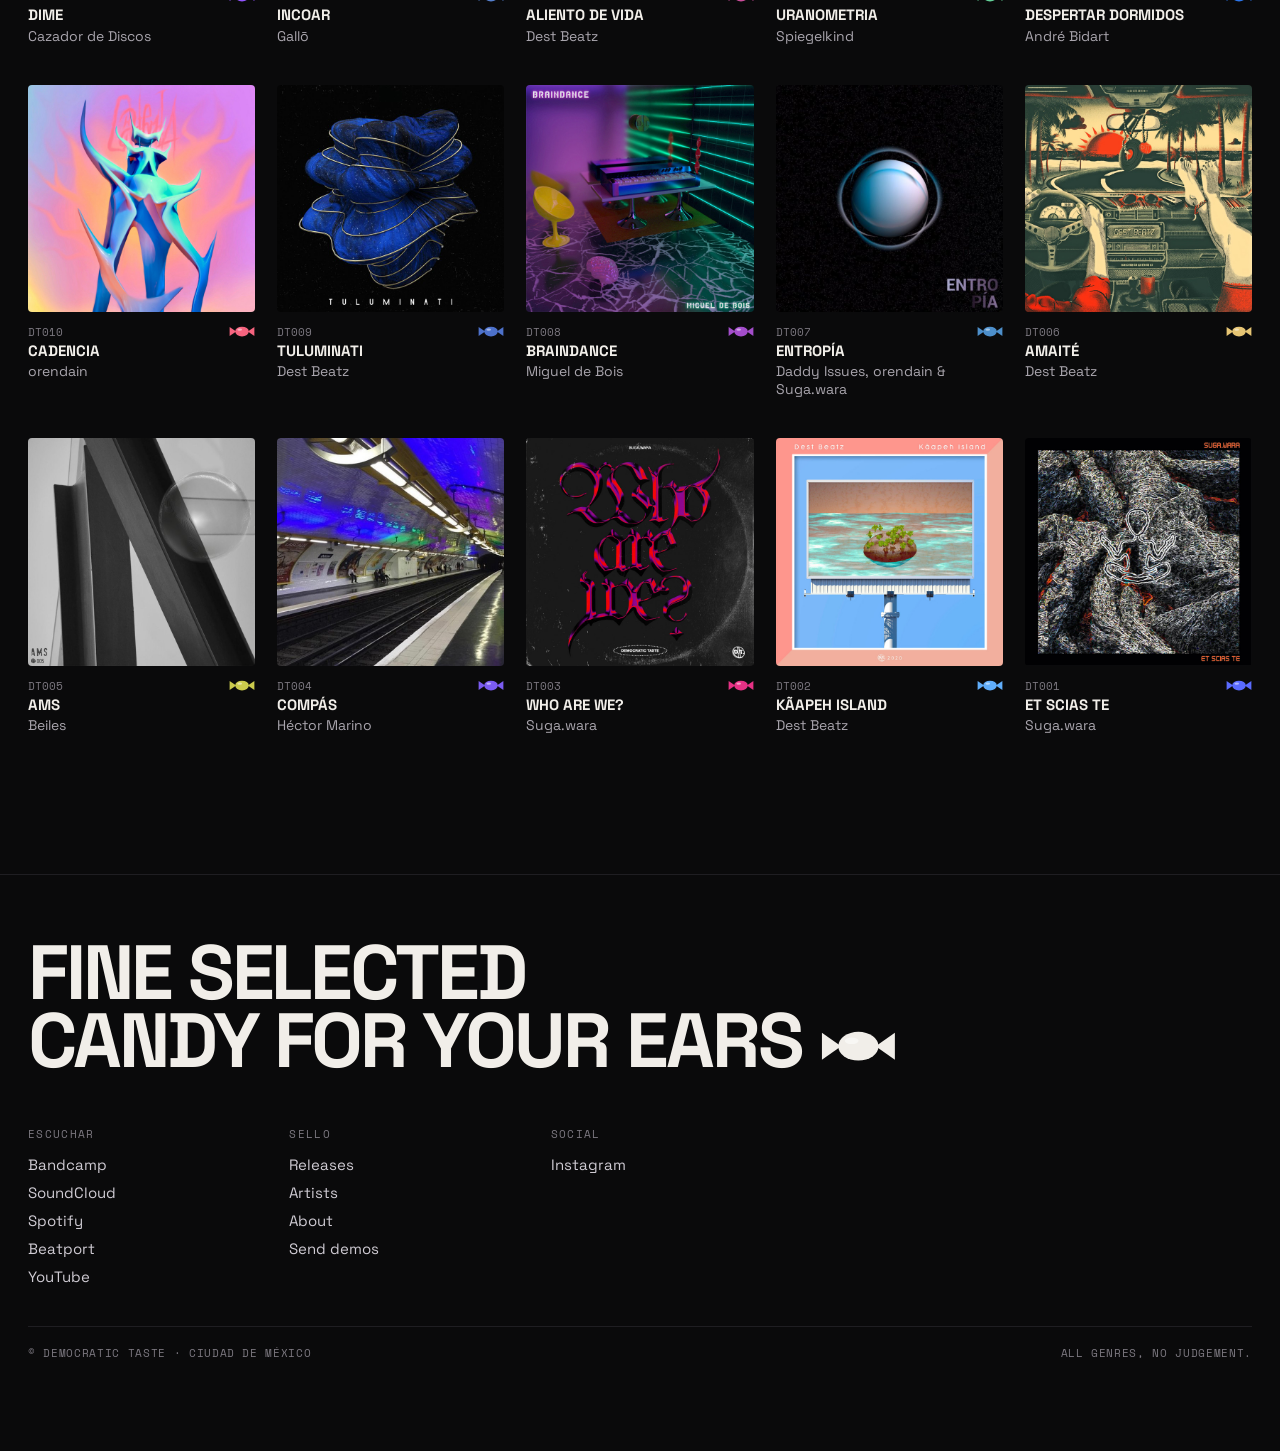
<file: site/releases.html>
<!doctype html>
<html lang="es">
<head>
<meta charset="utf-8">
<meta name="dt-version" content="20261119104142">
<script>/* always show the newest published version (GitHub Pages caches pages ~10 min) */
(function(){var V="20261119104142";if(V.indexOf("__")===0)return;
fetch("../version.json?t="+Date.now(),{cache:"no-store"}).then(function(r){return r.ok?r.json():null}).then(function(j){
if(!j||!j.v||j.v===V)return;var k="dt-r-"+j.v+location.pathname;try{if(sessionStorage.getItem(k))return;sessionStorage.setItem(k,"1")}catch(e){}
var u=new URL(location.href);u.searchParams.set("v",j.v);location.replace(u.href)}).catch(function(){})})();</script>

<meta name="viewport" content="width=device-width,initial-scale=1">
<title>Democratic Taste — Releases (mockup)</title>
<link rel="preconnect" href="https://fonts.googleapis.com">
<link href="https://fonts.googleapis.com/css2?family=Space+Grotesk:wght@400;500;700&family=Space+Mono:wght@400;700&display=swap" rel="stylesheet">
<link rel="stylesheet" href="common.css?v=20261119104142">
<style>
  /* C = hero from B (newest release) + index list from A (sticky big cover) */
  

  /* ---------- hero: newest release (from B) ---------- */
  .hero{display:grid;grid-template-columns:minmax(0,1fr) minmax(0,1.1fr);gap:48px;align-items:center;padding:22px 0 56px;border-bottom:1px solid var(--line)}
  .hero .cv{position:relative}
  .hero .cv::before{content:"";position:absolute;inset:10%;border-radius:50%;background:var(--c);filter:blur(80px);opacity:.4}
  .hero img{position:relative;width:100%;aspect-ratio:1;object-fit:cover;border-radius:4px}
  .hero .tag{font-family:var(--mono);font-size:12px;color:var(--mute);display:flex;align-items:center;gap:10px;text-transform:uppercase;letter-spacing:.06em}
  .hero .tag b{background:var(--c);color:#0a0a0b;padding:4px 9px;border-radius:99px;font-weight:700}
  .hero h2{margin:18px 0 8px;font-size:clamp(44px,7vw,112px);line-height:.85;letter-spacing:-.04em;text-transform:uppercase}
  .hero .artist{font-size:clamp(18px,2vw,26px);color:#bdb9c1;margin-bottom:8px}
  .hero .credit{font-family:var(--mono);font-size:11px;color:var(--mute);margin-bottom:28px}
  .hero .down{display:inline-flex;margin-left:14px;font-family:var(--mono);font-size:11px;text-transform:uppercase;letter-spacing:.06em;color:var(--mute);text-decoration:none}
  .hero .down:hover{color:var(--fg)}

  /* ---------- catalogue: index + sticky cover (from A) ---------- */
  .catalog{display:grid;grid-template-columns:minmax(0,1fr) minmax(0,1fr);gap:0 56px;scroll-margin-top:80px;padding-bottom:60px}
  li{scroll-margin-top:90px}
  .cat-head{grid-column:1/-1;display:flex;align-items:flex-end;justify-content:space-between;gap:20px;flex-wrap:wrap;margin:48px 0 26px}
  .catalog h1{margin:0;font-size:clamp(48px,8vw,120px);line-height:.82;letter-spacing:-.04em;font-weight:700;text-transform:uppercase;display:flex;align-items:flex-start;gap:14px}
  .catalog h1 sup{font-family:var(--mono);font-size:14px;letter-spacing:0;font-weight:400;color:var(--mute);margin-top:.5em}

  .view{display:flex;font-family:var(--mono);font-size:11px;text-transform:uppercase;border:1px solid var(--dim);border-radius:99px;padding:3px}
  .view button{all:unset;cursor:pointer;padding:7px 14px;border-radius:99px;color:var(--mute);letter-spacing:.06em}
  .view button.on{background:var(--fg);color:var(--bg)}

  /* grid view (from B) */
  .grid{grid-column:1/-1;display:none;grid-template-columns:repeat(auto-fill,minmax(210px,1fr));gap:40px 22px}
  body.as-grid .grid{display:grid}
  body.as-grid ol,body.as-grid aside{display:none}
  .card{display:block;text-decoration:none;--c:#fff;scroll-margin-top:100px}
  .card .cv{aspect-ratio:1;border-radius:4px;overflow:hidden;transition:transform .25s,box-shadow .25s}
  .card img{width:100%;height:100%;object-fit:cover}
  .card:hover .cv,.card.on .cv{transform:translateY(-6px);box-shadow:0 26px 60px -18px var(--c)}
  .card .cap{margin-top:12px;display:grid;grid-template-columns:auto 1fr;gap:3px 10px;align-items:center}
  .card .cat{font-family:var(--mono);font-size:11px;color:var(--mute)}
  .card .candy{justify-self:end;transition:transform .3s}
  .card:hover .candy{transform:rotate(-18deg) scale(1.3)}
  .card .t{grid-column:1/-1;font-weight:700;text-transform:uppercase;font-size:15px;line-height:1.1}
  .card .a{grid-column:1/-1;font-size:14px;color:#a9a5ad}

  ol{list-style:none;margin:0;padding:0;border-top:1px solid var(--line)}
  li{border-bottom:1px solid var(--line)}
  .row{display:grid;grid-template-columns:62px 30px minmax(0,1fr) auto;align-items:center;gap:14px;padding:15px 6px;cursor:pointer;color:#6c6870;transition:color .2s,padding .2s;text-decoration:none}
  .row .cat{font-family:var(--mono);font-size:12px}
  .row .who{font-weight:700;text-transform:uppercase;font-size:clamp(16px,1.6vw,22px);line-height:1.05;letter-spacing:-.01em}
  .row .who span{display:block;font-weight:400;font-size:.78em;margin-top:3px;letter-spacing:0}
  .row .art{font-family:var(--mono);font-size:10.5px;text-align:right;max-width:150px;overflow:hidden;text-overflow:ellipsis;white-space:nowrap}
  .row .candy{transition:transform .25s;opacity:.5}
  .row:hover{color:#bdb9c1}
  li.on .row{color:var(--fg);padding-left:14px}
  li.on .row .candy{opacity:1;transform:scale(1.25) rotate(-12deg)}
  li.on .row .art{color:var(--mute)}
  .row .thumb{display:none}

  aside{position:sticky;top:96px;align-self:start;height:calc(100vh - 120px);display:flex;flex-direction:column;align-items:center;justify-content:center;text-align:center}
  .stage{position:relative;width:min(100%,calc(100vh - 330px),620px);aspect-ratio:1}
  .glow{position:absolute;inset:8%;border-radius:50%;background:var(--c);filter:blur(70px);opacity:.38;transition:background .5s}
  .stage img{position:absolute;inset:0;width:100%;height:100%;object-fit:cover;border-radius:4px;transition:opacity .35s}
  .meta{margin-top:26px}
  .meta .cat{font-family:var(--mono);font-size:12px;color:var(--mute);display:flex;align-items:center;justify-content:center;gap:10px}
  .meta h2{margin:8px 0 2px;font-size:clamp(22px,2.4vw,34px);line-height:1;text-transform:uppercase;letter-spacing:-.01em}
  .meta .artist{font-size:17px;color:#bdb9c1}
  .meta .credit{font-family:var(--mono);font-size:11px;color:var(--mute);margin:10px 0 20px}

  /* ---------- phone ---------- */
  @media (max-width:820px){
    .hero{grid-template-columns:1fr;gap:24px;padding:12px 0 40px}
    .hero .down{display:none}
    .catalog{grid-template-columns:1fr}
    .cat-head{margin:34px 0 18px}
    .grid{grid-template-columns:repeat(2,minmax(0,1fr));gap:28px 12px}
    .card .t{font-size:13px}.card .a{font-size:12px}
    aside{display:none}
    .row{grid-template-columns:52px minmax(0,1fr) 26px;gap:12px;padding:12px 0;color:var(--fg)}
    .row .cat,.row .art{display:none}
    .row .thumb{display:block;width:52px;height:52px;border-radius:3px;object-fit:cover}
    .row .candy{order:3;opacity:1}
    .row .who{font-size:16px}
    li.on .row{padding-left:0}
    .open{display:none;padding:4px 0 22px}
    li.on .open{display:block}
    .open img{width:100%;aspect-ratio:1;object-fit:cover;border-radius:4px;box-shadow:0 20px 70px -20px var(--c)}
    .open .credit{font-family:var(--mono);font-size:11px;color:var(--mute);margin:12px 0 14px}
  }
  @media (min-width:821px){ .open{display:none} }
</style>
</head>
<body>
<div id="hdr"></div>
<main>
  <section class="hero" id="hero"></section>

  <section class="catalog" id="catalogo">
    <div class="cat-head">
      <h1>Catálogo <sup id="count"></sup></h1>
      <div class="view" id="view"><button data-v="grid">Grid</button><button data-v="list">Lista</button></div>
    </div>
    <div class="grid" id="grid"></div>
    <ol id="list"></ol>
    <aside id="aside">
      <div class="stage"><div class="glow"></div><img id="imgA" alt=""><img id="imgB" alt="" style="opacity:0"></div>
      <div class="meta">
        <div class="cat" id="mCat"></div>
        <h2 id="mTitle"></h2>
        <div class="artist" id="mArtist"></div>
        <div class="credit" id="mCredit"></div>
        <a class="listen" id="mListen" target="_blank" rel="noopener">Escuchar ▸</a>
      </div>
    </aside>
  </section>
</main>
<div id="ftr"></div>

<script src="releases-data.js?v=20261119104142"></script>
<script src="common.js?v=20261119104142"></script>
<script>
const {R, esc, candy} = DT;
DT.mount('releases.html');
const rest = R.slice(1);
document.getElementById('count').textContent = `(${rest.length})`;

// ---- hero = newest release ----
const h = R[0];
const hero = document.getElementById('hero');
hero.style.setProperty('--c', h.color);
hero.style.scrollMarginTop = '90px';
hero.innerHTML = `
  <div class="cv"><img src="${h.img}" alt="${esc(h.title)} — ${esc(h.artist)}"></div>
  <div>
    <div class="tag"><b>Nuevo</b> ${h.cat} ${candy(h.color)}</div>
    <h2>${esc(h.title)}</h2>
    <div class="artist">${esc(h.artist)}</div>
    <div class="credit">Arte ${esc(h.art)}</div>
    <a class="listen" style="--c:${h.color}" href="${h.link}" target="_blank" rel="noopener">Escuchar ▸</a>
    <a class="down" href="#catalogo">Todo el catálogo ↓</a>
  </div>`;

// ---- catalogue list ----
const list = document.getElementById('list');
list.innerHTML = rest.map((r,i) => `
  <li id="l-${r.cat}" data-i="${i}" style="--c:${r.color}">
    <a class="row" href="${r.link}" target="_blank" rel="noopener">
      <img class="thumb" src="${r.img}" alt="" loading="lazy">
      <span class="cat">${r.cat}</span>
      ${candy(r.color)}
      <span class="who">${esc(r.artist)}<span>${esc(r.title)}</span></span>
      <span class="art">${esc(r.art)}</span>
    </a>
    <div class="open">
      <img src="${r.img}" alt="${esc(r.title)} — ${esc(r.artist)}" loading="lazy">
      <div class="credit">${r.cat} · arte ${esc(r.art)}</div>
      <a class="listen" href="${r.link}" target="_blank" rel="noopener">Escuchar ▸</a>
    </div>
  </li>`).join('');

const items = [...list.children];
const aside = document.getElementById('aside');
const A = document.getElementById('imgA'), B = document.getElementById('imgB');
let front = A, cur = -1;
rest.forEach(r => { const im = new Image(); im.src = r.img; });

function show(i){
  if (i === cur) return; cur = i;
  const r = rest[i];
  items.forEach((li,k) => li.classList.toggle('on', k === i));
  aside.style.setProperty('--c', r.color);
  const back = front === A ? B : A;
  back.src = r.img; back.alt = `${r.title} — ${r.artist}`;
  back.style.opacity = 1; front.style.opacity = 0; front = back;
  document.getElementById('mCat').innerHTML = `${candy(r.color)} ${r.cat}`;
  document.getElementById('mTitle').textContent = r.title;
  document.getElementById('mArtist').textContent = r.artist;
  document.getElementById('mCredit').textContent = 'Arte ' + r.art;
  document.getElementById('mListen').href = r.link;
}

const desktop = matchMedia('(min-width:821px)');
let hovering = false;
items.forEach((li,i) => {
  li.addEventListener('mouseenter', () => { if (desktop.matches){ hovering = true; show(i); } });
  li.addEventListener('mouseleave', () => { hovering = false; });
  li.querySelector('.row').addEventListener('click', e => {
    if (!desktop.matches){ e.preventDefault(); const was = li.classList.contains('on'); items.forEach(x => x.classList.remove('on')); if (!was){ li.classList.add('on'); cur = i; li.scrollIntoView({block:'start',behavior:'smooth'}); } else cur = -1; }
  });
});

function onScroll(){
  if (!desktop.matches || hovering || document.body.classList.contains('as-grid')) return;
  const y = innerHeight * 0.42;
  let best = 0, bd = 1e9;
  items.forEach((li,i) => { const b = li.getBoundingClientRect(); const d = Math.abs(b.top + b.height/2 - y); if (d < bd){ bd = d; best = i; } });
  show(best);
}
addEventListener('scroll', onScroll, {passive:true});
// ---- grid ----
document.getElementById('grid').innerHTML = rest.map(r => `
  <a class="card" id="g-${r.cat}" href="${r.link}" target="_blank" rel="noopener" style="--c:${r.color}">
    <div class="cv"><img src="${r.img}" alt="${esc(r.title)} — ${esc(r.artist)}" loading="lazy"></div>
    <div class="cap"><span class="cat">${r.cat}</span>${candy(r.color)}
      <span class="t">${esc(r.title)}</span><span class="a">${esc(r.artist)}</span></div>
  </a>`).join('');

// ---- Grid · Lista switch (remembered per visitor, shared with the minimal version) ----
const view = document.getElementById('view');
function setView(v){
  document.body.classList.toggle('as-grid', v === 'grid');
  view.querySelectorAll('button').forEach(b => b.classList.toggle('on', b.dataset.v === v));
  if (v === 'list' && desktop.matches && cur < 0) show(0);
  try { localStorage.setItem('dt-view', v); } catch {}
}
view.onclick = e => { const b = e.target.closest('button'); if (b) setView(b.dataset.v); };
let saved = 'list'; try { saved = localStorage.getItem('dt-view') || 'list'; } catch {}
setView(saved);

// ---- deep link: releases.html#DT034 (from home / artists) ----
if (location.hash){
  const cat = location.hash.slice(1);
  const grid = document.body.classList.contains('as-grid');
  const el = cat === h.cat ? hero : document.getElementById((grid ? 'g-' : 'l-') + cat);
  const i = rest.findIndex(r => r.cat === cat);
  if (el) setTimeout(() => {
    el.scrollIntoView({block: el === hero ? 'start' : (desktop.matches ? 'center' : 'start')});
    if (el !== hero){ if (!grid && desktop.matches) show(i); else { el.classList.add('on'); cur = i; } }
  }, 150);
}
</script>
</body>
</html>
</file>
<file: site-min/common.css>
/* Democratic Taste — MINIMAL site mockup.
   Black page, small type, lots of space. The covers are the only colour. */
:root{
  --bg:#0a0a0b; --fg:#ece9e4; --mute:#6f6b73; --line:#1c1b1f;
  --sans:'Space Grotesk',system-ui,sans-serif; --mono:'Space Mono',ui-monospace,monospace;
  --pad:clamp(16px,4vw,48px);
}
*{box-sizing:border-box}
html,body{margin:0;background:var(--bg);color:var(--fg);font-family:var(--sans);font-size:15px;-webkit-font-smoothing:antialiased}
a{color:inherit;text-decoration:none}
img{display:block;max-width:100%}
.mono{font-family:var(--mono);font-size:11px;letter-spacing:.08em;text-transform:uppercase}
.mute{color:var(--mute)}

/* header: logo + name/tagline left, nav with counts (candy marks the page you're on), newest release right */
header.top{position:sticky;top:0;z-index:20;display:flex;align-items:center;gap:32px;padding:14px var(--pad);background:var(--bg);border-bottom:1px solid var(--line)}
.mark{display:flex;align-items:center;gap:16px;margin-right:auto}
.mark img{height:44px;width:auto}
.nav{display:flex;gap:28px;align-items:center}
.nav a{display:inline-flex;align-items:center;gap:7px;font-size:15px;color:var(--mute);transition:color .2s}
.nav a sup{font-family:var(--mono);font-size:9px;margin-left:1px;color:#4a474e;align-self:flex-start}
.nav a .candy{width:0;opacity:0;transform:rotate(-20deg) scale(.6);transition:opacity .25s,transform .3s,width .25s}
.nav a.on .candy,.nav a:hover .candy{width:16px;opacity:1;transform:none}
.nav a:hover,.nav a.on{color:var(--fg)}
.new{display:flex;align-items:center;gap:10px;font-size:13px;margin-left:8px}
.new img{width:30px;height:30px;object-fit:cover}
.new .mono{font-size:10px}
.menu-btn{display:none}
@media (max-width:1000px){ .new{display:none} }
@media (max-width:760px){
  .nav{display:none}
  .mark img{height:36px}
  header.top.open .nav{display:flex;flex-direction:column;align-items:flex-start;gap:18px;position:absolute;top:100%;left:0;right:0;padding:20px var(--pad) 28px;background:var(--bg);border-bottom:1px solid var(--line)}
  .menu-btn{all:unset;cursor:pointer;font-family:var(--mono);font-size:11px;letter-spacing:.1em;text-transform:uppercase;color:var(--fg)}
}

main{padding:0 var(--pad)}
.sec{padding:clamp(70px,10vw,140px) 0 0}
.sec-head{display:flex;justify-content:space-between;align-items:baseline;margin-bottom:28px}
h1,h2,h3{font-weight:500;letter-spacing:-.01em;margin:0}

/* buttons = text links with an arrow */
.link{font-family:var(--mono);font-size:11px;letter-spacing:.1em;text-transform:uppercase;border-bottom:1px solid currentColor;padding-bottom:3px}
.link:hover{color:var(--c,var(--fg))}

/* candy: tiny, only where it means "this release" */
.candy{width:18px;height:9px;flex:none;display:inline-block;vertical-align:middle}

/* footer: tagline + links left, the wrapper label ("nutrition facts") right */
.foot{padding:40px var(--pad) 32px;display:grid;grid-template-columns:minmax(0,1fr) minmax(280px,420px);gap:48px 64px;align-items:start}
.foot-big{font-size:clamp(22px,2.6vw,34px);line-height:1.05;letter-spacing:-.02em;text-transform:uppercase;font-weight:500;margin:0 0 44px}
.foot-cols{display:grid;grid-template-columns:repeat(3,auto);justify-content:start;gap:24px clamp(32px,5vw,72px)}
.foot-cols div{display:flex;flex-direction:column;gap:9px}
.foot-cols em{font-style:normal;font-family:var(--mono);font-size:11px;letter-spacing:.1em;text-transform:uppercase;color:var(--mute);margin-bottom:4px}
.foot-cols a{color:#bdb9c1;font-size:14px;transition:color .2s}
.foot-cols a:hover{color:var(--fg)}
.wrap-label{border:1px solid var(--fg);padding:16px 18px 14px;font-family:var(--mono);font-size:11px;letter-spacing:.04em;text-transform:uppercase}
.wrap-label h3{font-family:var(--sans);font-size:26px;font-weight:500;letter-spacing:-.02em;text-transform:none;line-height:1;padding-bottom:10px;border-bottom:6px solid var(--fg)}
.wrap-label .sub{padding:8px 0;border-bottom:1px solid var(--fg);color:var(--mute)}
.wrap-label dl{margin:0}
.wrap-label dl div{display:flex;justify-content:space-between;gap:16px;padding:7px 0;border-bottom:1px solid #3a383e}
.wrap-label dl div:last-child{border-bottom:3px solid var(--fg)}
.wrap-label dt{color:var(--mute)}
.wrap-label dd{margin:0;text-align:right}
.wrap-label .may{padding-top:9px;color:var(--mute);line-height:1.6;text-transform:none;letter-spacing:0;font-size:12px}
.wrap-label .lot{display:flex;justify-content:space-between;align-items:center;padding-top:10px}
.wrap-label .lot .candy{transition:transform .3s}
.wrap-label .lot:hover .candy{transform:rotate(-20deg) scale(1.3)}
.foot-base{grid-column:1/-1;display:flex;justify-content:space-between;align-items:center;gap:12px 20px;flex-wrap:wrap;border-top:1px solid var(--line);padding-top:18px;font-family:var(--mono);font-size:11px;letter-spacing:.08em;text-transform:uppercase;color:var(--mute)}
.lang{display:flex;gap:10px}
.lang a{color:var(--mute)} .lang a.on,.lang a:hover{color:var(--fg)}
@media (max-width:760px){
  .foot{grid-template-columns:1fr}
  .foot-cols{grid-template-columns:repeat(2,minmax(0,1fr))}
}

/* mini footer (every page except Home): the label as one strip */
.foot-mini{padding:clamp(60px,8vw,100px) var(--pad) 28px}
.strip{display:flex;align-items:stretch;border:1px solid var(--fg);font-family:var(--mono);font-size:11px;letter-spacing:.04em;text-transform:uppercase}
.strip > *{display:flex;flex-direction:column;justify-content:center;gap:4px;padding:10px 16px;border-left:1px solid #3a383e;white-space:nowrap}
.strip > *:first-child{border-left:0}
.strip em{font-style:normal;color:var(--mute);font-size:10px}
.strip .strip-name{flex:1;font-family:var(--sans);font-size:18px;font-weight:500;letter-spacing:-.02em;text-transform:none;border-right:5px solid var(--fg)}
.strip .strip-lot{flex-direction:row;align-items:center;gap:8px}
.strip .strip-lot .candy{transition:transform .3s}
.strip .strip-lot:hover .candy{transform:rotate(-20deg) scale(1.3)}
.mini-base{display:flex;justify-content:space-between;align-items:center;gap:12px 24px;flex-wrap:wrap;margin-top:18px;font-family:var(--mono);font-size:11px;letter-spacing:.08em;text-transform:uppercase;color:var(--mute)}
.mini-base nav{display:flex;gap:18px;flex-wrap:wrap}
.mini-base nav a:hover{color:var(--fg)}
@media (max-width:1000px){
  .strip{display:grid;grid-template-columns:1fr 1fr;gap:1px;background:#3a383e}
  .strip > *{border:0;background:var(--bg)}
  .strip .strip-name{grid-column:1/-1;border-right:0;box-shadow:inset 0 -4px 0 var(--fg);padding-bottom:14px}
  .strip .strip-lot{grid-column:1/-1;justify-content:flex-start}
  .strip .strip-lot .candy{margin-left:auto}
}

/* tu sabor de hoy: small floating pill (common.js) */
.sabor-pill{position:fixed;right:clamp(12px,2vw,24px);bottom:clamp(12px,2vw,24px);z-index:30;display:flex;align-items:center;gap:4px;padding:5px 6px 5px 8px;background:rgba(10,10,11,.92);backdrop-filter:blur(8px);border:1px solid var(--line);border-radius:99px;box-shadow:0 10px 30px rgba(0,0,0,.5);font-size:13px;opacity:0;transform:translateY(16px);pointer-events:none;transition:opacity .35s,transform .35s,border-color .3s}
.sabor-pill.show{opacity:1;transform:none;pointer-events:auto;animation:bob 4.5s ease-in-out .4s infinite}
.sabor-pill:hover{border-color:var(--fc,#3a383e);animation-play-state:paused}
@keyframes bob{0%,100%{transform:translateY(0)}50%{transform:translateY(-5px)}}
.sp-candy{all:unset;cursor:pointer;display:grid;place-items:center;width:34px;height:30px}
.sp-candy .candy{width:26px;height:13px;transition:transform .3s}
.sp-candy:hover .candy{transform:rotate(-20deg) scale(1.15)}
.sp-candy.twist .candy{animation:twist .6s cubic-bezier(.3,1.6,.5,1)}
@keyframes twist{0%{transform:rotate(0)}100%{transform:rotate(360deg)}}
.sp-go{display:flex;align-items:center;gap:10px;padding-right:4px;min-width:0}
.sp-go img{width:30px;height:30px;border-radius:50%;object-fit:cover;flex:none}
.sp-go > span{display:flex;flex-direction:column;line-height:1.25;min-width:0}
.sp-go .mono{font-size:9px}
.sp-t{max-width:200px;white-space:nowrap;overflow:hidden;text-overflow:ellipsis;transition:color .2s}
.sp-go:hover .sp-t{color:var(--fc,var(--fg))}
.sp-x{all:unset;cursor:pointer;width:26px;height:26px;display:grid;place-items:center;color:var(--mute);font-size:16px;border-radius:50%}
.sp-x:hover{color:var(--fg);background:var(--line)}
@media (prefers-reduced-motion:reduce){ .sabor-pill.show{animation:none} .sp-candy.twist .candy{animation:none} }
@media (max-width:420px){ .sp-t{max-width:150px} }
</file>
<file: site/common.css>
/* Shared bits for the two releases-first mockups (list + grid).
   Rule from the label: everything black, only the candies (= the covers) are coloured. */
:root{
  --bg:#0a0a0b; --fg:#f1eee9; --mute:#7c7880; --dim:#3a383d; --line:#1f1e22;
  --sans:'Space Grotesk',system-ui,sans-serif; --mono:'Space Mono',ui-monospace,monospace;
}
*{box-sizing:border-box}
html,body{margin:0;background:var(--bg);color:var(--fg);font-family:var(--sans);-webkit-font-smoothing:antialiased}
a{color:inherit}
img{display:block;max-width:100%}

/* ticker */
.ticker{height:30px;overflow:hidden;border-bottom:1px solid var(--line);font-family:var(--mono);font-size:11px;letter-spacing:.08em;text-transform:uppercase;display:flex;align-items:center;white-space:nowrap}
.ticker .track{display:flex;gap:28px;padding-left:28px;animation:tick 60s linear infinite}
.ticker span{display:inline-flex;align-items:center;gap:8px;color:#bdb9c1}
.ticker b{color:var(--fg);font-weight:700}
@keyframes tick{to{transform:translateX(-50%)}}
@media (prefers-reduced-motion:reduce){.ticker .track{animation:none}}

/* header: floating boxes (Brain Dead) */
header.top{position:sticky;top:0;z-index:20;display:flex;align-items:center;gap:12px;padding:14px 28px;background:linear-gradient(var(--bg) 70%,transparent)}
.mark{display:flex;align-items:center;gap:10px;text-decoration:none;margin-right:auto}
.mark .logo{width:40px;height:40px;border-radius:10px;border:1.5px solid var(--fg);display:grid;place-items:center;font-weight:700;font-size:14px}
.mark .word{font-weight:700;font-size:15px;line-height:.92;letter-spacing:.02em;text-transform:uppercase}
.mark .word small{display:block;font-family:var(--mono);font-weight:400;font-size:9px;letter-spacing:.1em;color:var(--mute);margin-top:5px}
.boxes{display:flex;background:var(--fg);color:var(--bg);border-radius:8px;padding:3px}
.boxes a{font-family:var(--mono);font-size:12px;text-transform:uppercase;letter-spacing:.04em;text-decoration:none;padding:8px 13px;border-radius:6px;white-space:nowrap}
.boxes a sup{font-size:8px;margin-left:2px}
.boxes a.on{background:var(--bg);color:var(--fg)}
.boxes a:not(.on):hover{background:#dcd8d2}
.lang a{padding:8px 9px;opacity:.45}.lang a.on{opacity:1;background:none;color:var(--bg);text-decoration:underline;text-underline-offset:3px}
@media (max-width:760px){
  header.top{padding:12px 14px;gap:8px}
  .mark .word small{display:none}
  .boxes.nav{display:none}
  header.top.open .boxes.nav{display:flex;position:absolute;top:62px;right:14px;flex-direction:column;min-width:210px;box-shadow:0 18px 50px rgba(0,0,0,.6)}
  header.top.open .boxes.nav a{display:block;padding:12px 14px}
}
.menu-btn{display:none}
@media (max-width:760px){
  .menu-btn{all:unset;cursor:pointer;flex:none;width:40px;height:40px;border-radius:8px;background:var(--fg);color:var(--bg);display:grid;place-items:center}
  .menu-btn i{display:block;width:16px;height:1.5px;background:currentColor;box-shadow:0 -5px 0 currentColor,0 5px 0 currentColor;transition:transform .2s,box-shadow .2s}
  header.top.open .menu-btn i{transform:rotate(45deg);box-shadow:0 0 0 currentColor,0 0 0 currentColor}
  header.top.open .menu-btn i::after{content:"";display:block;width:16px;height:1.5px;background:currentColor;transform:rotate(-90deg)}
}

/* candy = the release's colour */
.candy{width:26px;height:13px;flex:none;display:inline-block;vertical-align:middle}

/* mockup switcher */
.switch{position:fixed;left:16px;bottom:16px;z-index:50;display:flex;align-items:center;gap:4px;background:var(--fg);color:var(--bg);border-radius:99px;padding:4px;font-family:var(--mono);font-size:11px;text-transform:uppercase;box-shadow:0 8px 30px rgba(0,0,0,.5)}
.switch em{font-style:normal;padding:0 8px 0 10px;opacity:.55}
.switch a{text-decoration:none;padding:7px 12px;border-radius:99px;white-space:nowrap}
@media (max-width:360px){.switch{left:8px;bottom:8px}.switch em{display:none}.switch a{padding:7px 9px}}
.switch a.on{background:var(--bg);color:var(--fg)}

.listen{display:inline-flex;align-items:center;gap:10px;background:var(--c,#f1eee9);color:#0a0a0b;text-decoration:none;font-weight:700;font-size:14px;letter-spacing:.06em;text-transform:uppercase;padding:13px 22px;border-radius:99px;transition:transform .15s}
.listen:hover{transform:translateY(-2px)}
.mono{font-family:var(--mono)}

/* ===== site mockup additions ===== */
.boxes a.demo{background:var(--c-demo,#f5c542);color:#0a0a0b;margin-left:4px}
.boxes a.demo:hover{background:#ffd75e}
main{padding:6px 28px 40px}
.eyebrow{font-family:var(--mono);font-size:11px;letter-spacing:.12em;text-transform:uppercase;color:var(--mute)}
.big{margin:0;font-size:clamp(44px,8vw,120px);line-height:.82;letter-spacing:-.04em;text-transform:uppercase;font-weight:700}
.big sup{font-family:var(--mono);font-size:14px;font-weight:400;letter-spacing:0;color:var(--mute);vertical-align:top;margin-left:10px}
.sec{padding:72px 0;border-top:1px solid var(--line)}
.sec-head{display:flex;align-items:flex-end;justify-content:space-between;gap:20px;margin-bottom:30px;flex-wrap:wrap}
.more{font-family:var(--mono);font-size:12px;text-transform:uppercase;letter-spacing:.06em;color:var(--mute);text-decoration:none;border:1px solid var(--dim);border-radius:99px;padding:9px 15px}
.more:hover{color:var(--fg);border-color:var(--mute)}

/* footer */
.foot{border-top:1px solid var(--line);padding:64px 28px 90px;margin-top:40px}
.foot-big{font-size:clamp(34px,6vw,88px);line-height:.88;letter-spacing:-.04em;text-transform:uppercase;font-weight:700;display:flex;flex-wrap:wrap;align-items:flex-end;gap:0 18px}
.foot-big .candy{width:clamp(48px,6vw,90px);height:auto;margin-bottom:.12em}
.foot-cols{display:grid;grid-template-columns:repeat(3,minmax(0,1fr));gap:24px;margin:52px 0 40px;max-width:760px}
.foot-cols div{display:flex;flex-direction:column;gap:9px}
.foot-cols em{font-style:normal;font-family:var(--mono);font-size:11px;letter-spacing:.12em;text-transform:uppercase;color:var(--mute);margin-bottom:4px}
.foot-cols a{text-decoration:none;color:#cfcbd3;font-size:15px}
.foot-cols a:hover{color:var(--fg)}
.foot-base{display:flex;justify-content:space-between;gap:16px;flex-wrap:wrap;font-family:var(--mono);font-size:11px;color:var(--mute);text-transform:uppercase;letter-spacing:.06em;border-top:1px solid var(--line);padding-top:18px}
.mock-note{position:absolute;right:28px;top:104px;z-index:10;background:var(--fg);color:var(--bg);font-family:var(--mono);font-size:10px;text-transform:uppercase;letter-spacing:.06em;padding:7px 12px;border-radius:99px;box-shadow:0 8px 30px rgba(0,0,0,.5)}

@media (max-width:820px){
  main{padding:4px 14px 30px}
  .sec{padding:52px 0}
  .foot{padding:48px 14px 80px}
  .foot-cols{grid-template-columns:repeat(2,minmax(0,1fr))}
}
@media (max-width:760px){
  header.top.open .boxes.nav a.demo{margin:4px 0 0}
}
</file>
